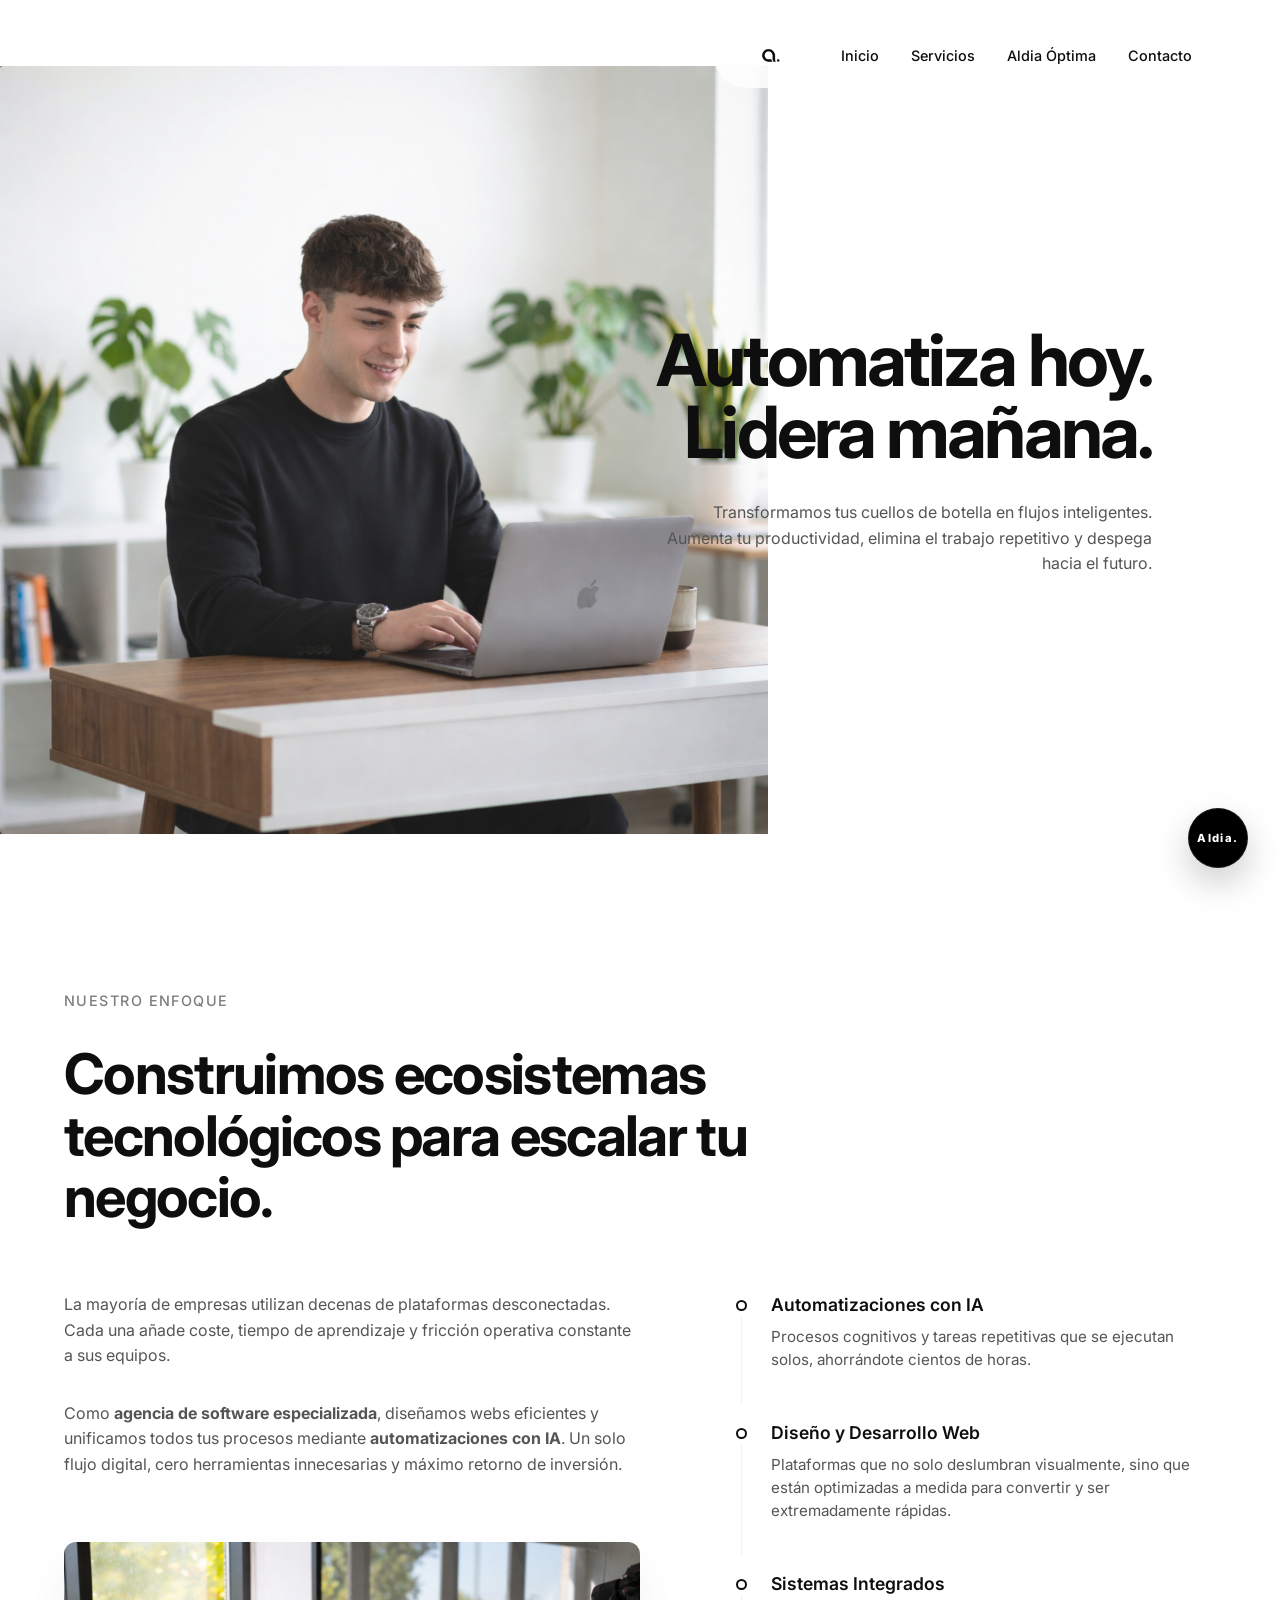
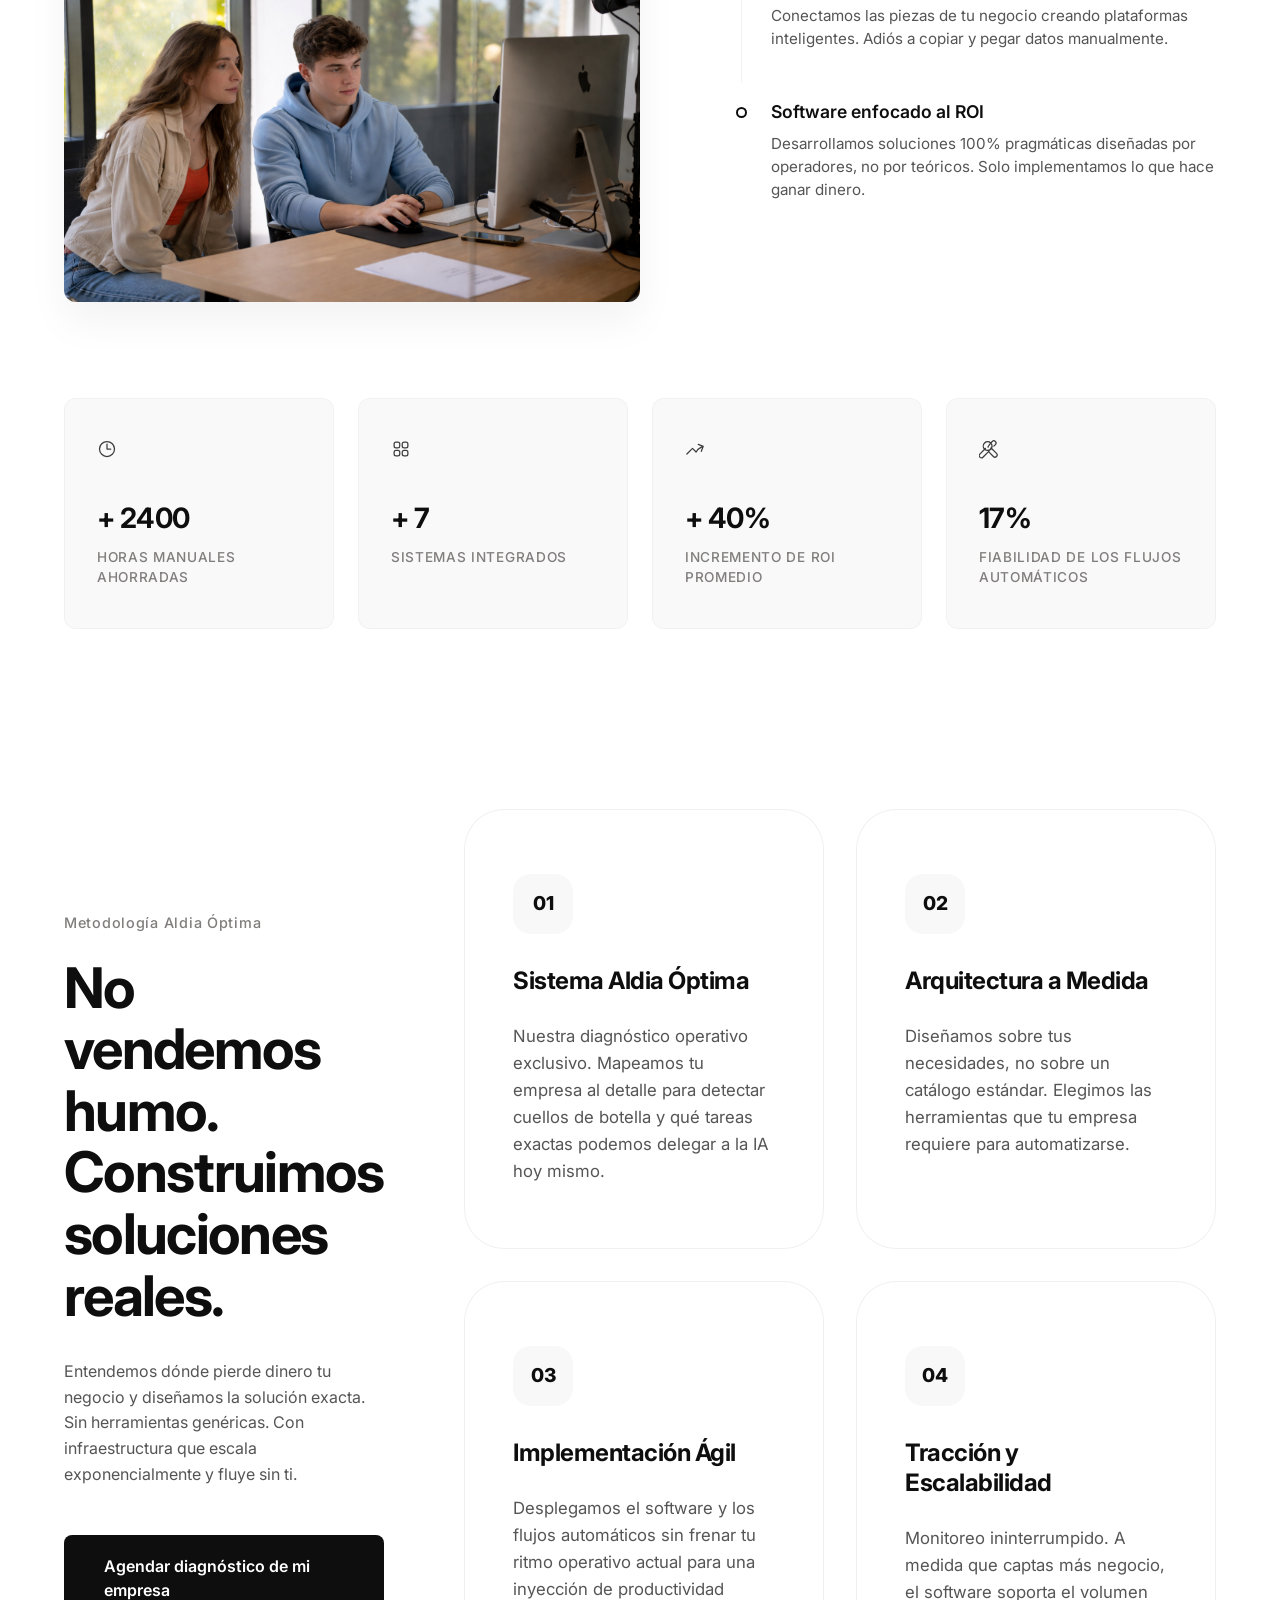
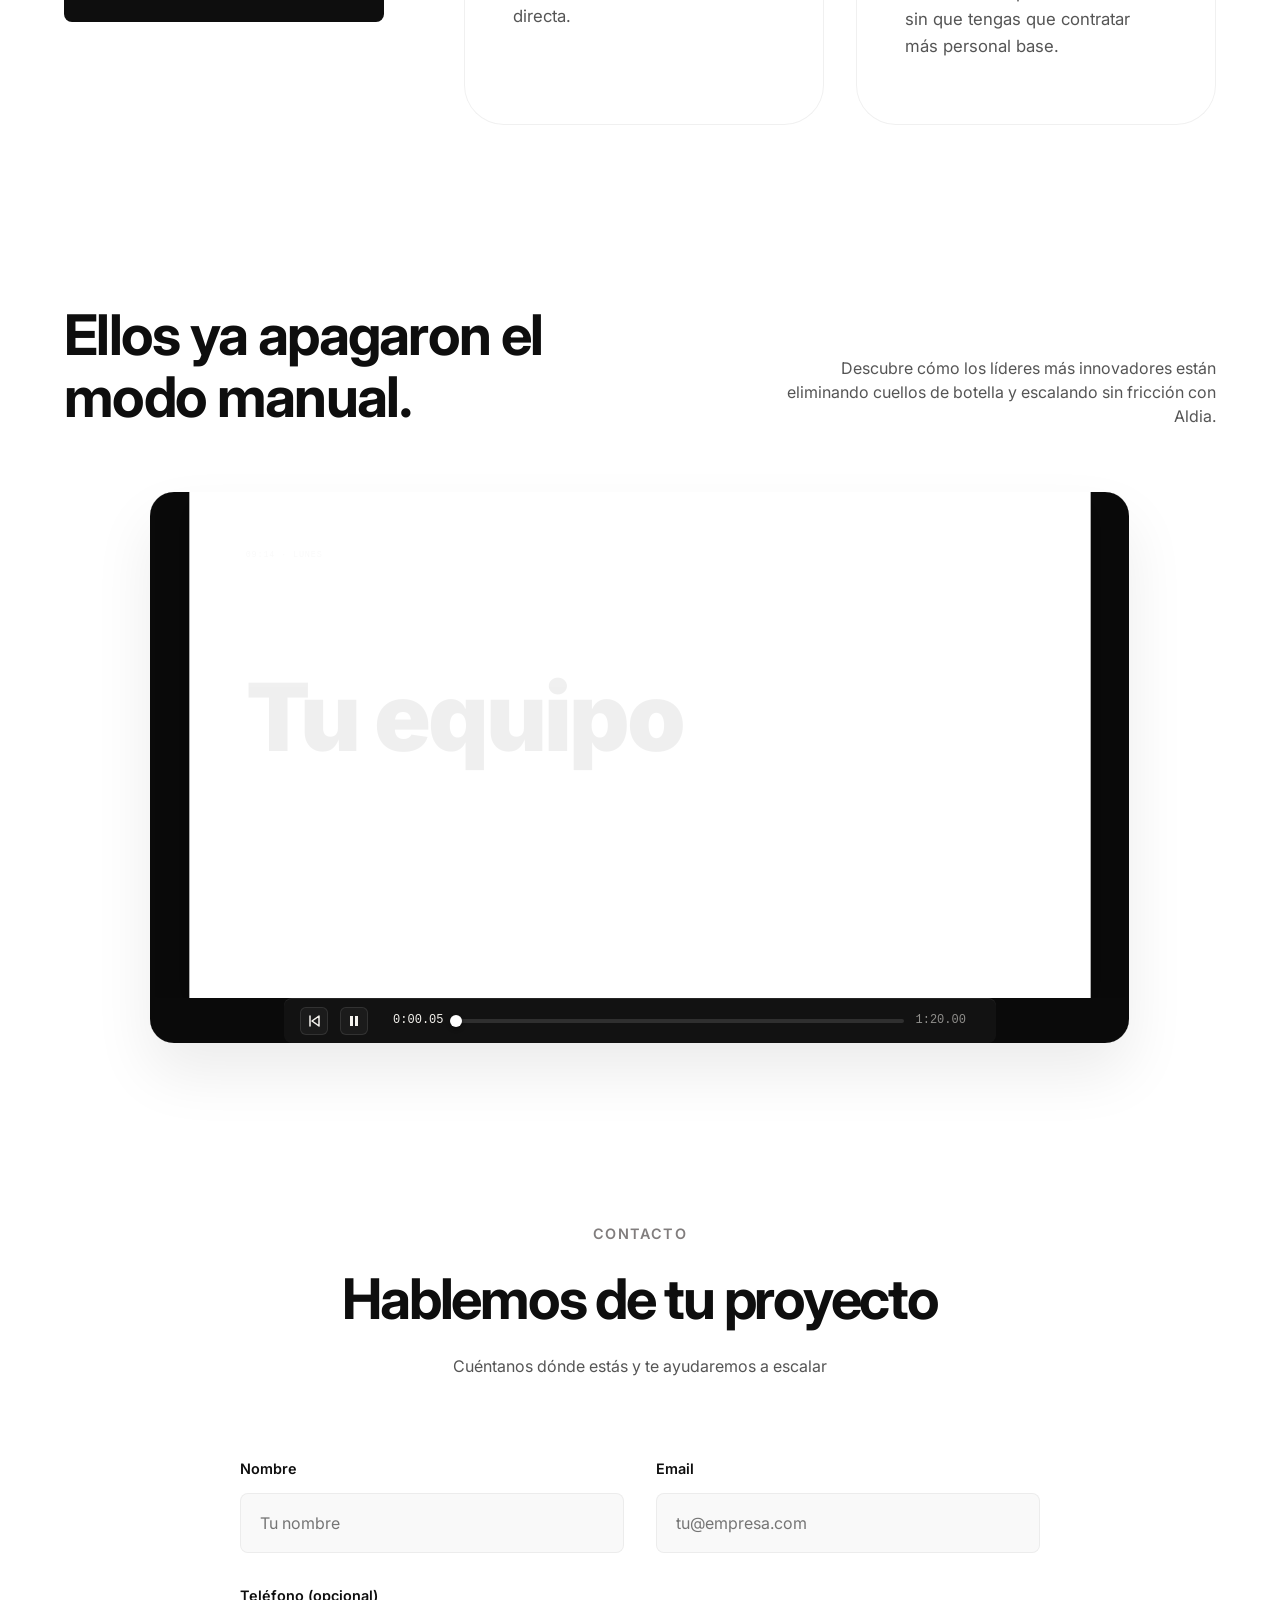
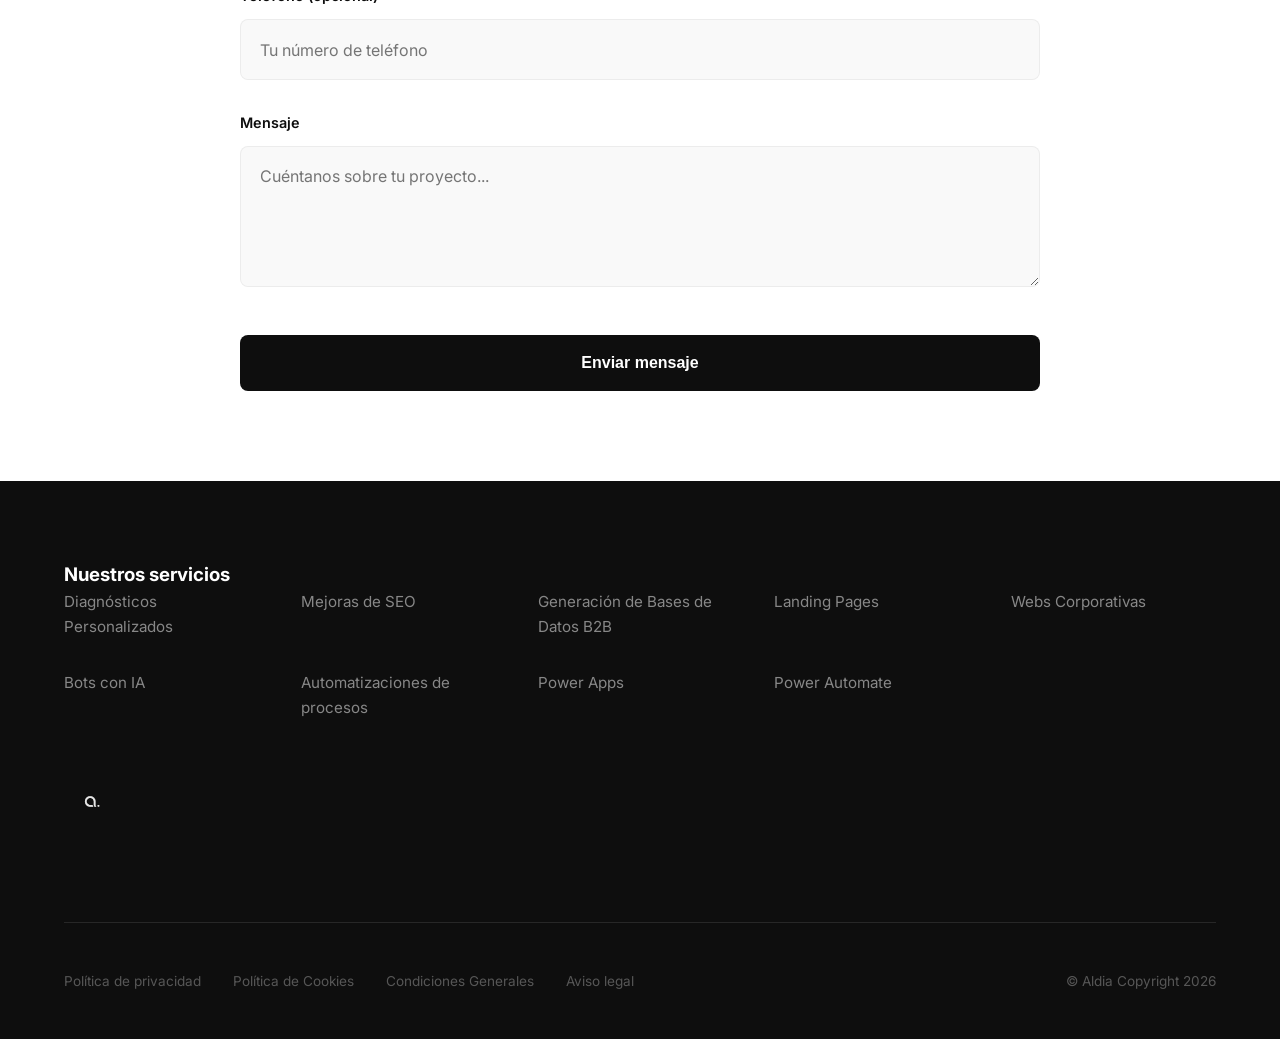
<file: Documents/Freelance/Aldia/index.html>
<!DOCTYPE html>
<html lang="es">

<head>
  <meta charset="UTF-8">
  <meta name="viewport" content="width=device-width, initial-scale=1.0">
  <title>Aldia - Agencia de Inteligencia Artificial</title>

  <!-- Apple and Mobile Optimization -->
  <meta name="theme-color" content="#F7F7F7">
  <meta name="apple-mobile-web-app-capable" content="yes">
  <meta name="apple-mobile-web-app-status-bar-style" content="default">

  <!-- Fuente moderna (Inter) -->
  <link rel="preconnect" href="https://fonts.googleapis.com">
  <link rel="preconnect" href="https://fonts.gstatic.com" crossorigin>
  <link href="https://fonts.googleapis.com/css2?family=Inter:wght@400;500;600;700;800&display=swap" rel="stylesheet">

  <!-- Estilos -->
  <link rel="stylesheet" href="./styles/style.css">
  <link rel="stylesheet" href="./styles/preload.css">

  <!-- Preload Hero Image for faster LCP -->
  <link rel="preload" href="./assets/imagensudaderamillan.png" as="image" fetchpriority="high">
</head>

<body>

  <!-- Global Preloader -->
  <div class="aldia-preloader" id="aldiaPreloader">
    <div class="preload-brand">
      <span class="preload-text">aldia</span>
      <div class="preload-dot"></div>
    </div>
  </div>

  <!-- ========== NAVBAR ========== -->
  <header class="navbar">
    <nav class="nav-container">
      <!-- Píldora de navegación (incluye el logo al principio) -->
      <ul class="nav-links">
        <li>
          <a href="index.html" class="nav-logo-link">
            <img src="./assets/logo.png" alt="Aldia Logo" class="nav-logo">
          </a>
        </li>
        <li><a href="index.html">Inicio</a></li>
        <li class="has-dropdown">
          <a href="servicios.html">Servicios </a>
          <div class="dropdown-menu">
            <span class="dropdown-title">Nuestros Servicios</span>
            <ul class="dropdown-list">
              <li><a href="servicios.html#diagnostico" class="dropdown-item">Diagnóstico Personalizado </a></li>
              <li><a href="servicios.html#automatizacion" class="dropdown-item">Automatización de Procesos </a></li>
              <li><a href="servicios.html#bots" class="dropdown-item">Bots con IA </a></li>
              <li><a href="servicios.html#corporativa" class="dropdown-item">Web Corporativa </a></li>
              <li><a href="servicios.html#powerapps" class="dropdown-item">Microsoft Power Platform </a></li>
            </ul>
          </div>
        </li>
        <li><a href="aldiaooptima.html">Aldia Óptima</a></li>
        <li><a href="#contact-section">Contacto</a></li>
      </ul>
    </nav>
  </header>

  <!-- ========== MOBILE NAV ========== -->
  <button class="mobile-toggle" id="menuToggle">
    <svg viewBox="0 0 24 24" fill="none" stroke="currentColor" stroke-width="2" stroke-linecap="round"
      stroke-linejoin="round">
      <line x1="3" y1="12" x2="21" y2="12"></line>
      <line x1="3" y1="6" x2="21" y2="6"></line>
      <line x1="3" y1="18" x2="21" y2="18"></line>
    </svg>
  </button>

  <div class="mobile-overlay" id="mobileOverlay">
    <div class="mobile-overlay-header">
      <img src="./assets/logo.png" alt="Aldia Logo" class="mobile-logo">
      <button class="close-mobile-menu" id="closeMenu">&times;</button>
    </div>
    <nav>
      <ul class="mobile-nav-links">
        <li><a href="index.html" class="active">Inicio</a></li>
        <li><a href="servicios.html">Servicios</a></li>
        <li><a href="aldiaooptima.html">Aldia Óptima</a></li>
        <li><a href="index.html#contact-section">Contacto</a></li>
      </ul>
    </nav>
  </div>

  <script>
    const menuToggle = document.getElementById('menuToggle');
    const mobileOverlay = document.getElementById('mobileOverlay');
    const closeMenu = document.getElementById('closeMenu');

    menuToggle.addEventListener('click', () => {
      mobileOverlay.classList.add('active');
      document.body.style.overflow = 'hidden';
    });

    closeMenu.addEventListener('click', () => {
      mobileOverlay.classList.remove('active');
      document.body.style.overflow = '';
    });

    document.querySelectorAll('.mobile-nav-links a').forEach(link => {
      link.addEventListener('click', () => {
        mobileOverlay.classList.remove('active');
        document.body.style.overflow = '';
      });
    });
  </script>

  <!-- ========== HERO SECTION ========== -->
  <section class="hero">
    <img src="./assets/imagensudaderamillan.png" alt="Aldia Automatización" class="hero-image" fetchpriority="high">
    <div class="hero-content">
      <h1>Automatiza hoy. Lidera mañana.</h1>
      <p>Transformamos tus cuellos de botella en flujos inteligentes. Aumenta tu productividad, elimina el trabajo
        repetitivo y despega hacia el futuro.</p>
    </div>
  </section>

  <!-- ========== ABOUT SECTION (Segunda vista) ========== -->
  <section class="about-section">
    <div class="about-container">
      <span class="about-tag reveal-up">Nuestro enfoque</span>
      <h2 class="about-title reveal-up">Construimos ecosistemas tecnológicos para <span class="highlight">escalar tu
          negocio</span>.</h2>

      <div class="about-grid">
        <div class="about-text reveal-up">
          <p>La mayoría de empresas utilizan decenas de plataformas desconectadas. Cada una añade coste, tiempo de
            aprendizaje y fricción operativa constante a sus equipos.</p>
          <p>Como <strong>agencia de software especializada</strong>, diseñamos webs eficientes y unificamos todos tus
            procesos mediante <strong>automatizaciones con IA</strong>. Un solo flujo digital, cero herramientas
            innecesarias y máximo retorno de inversión.</p>
          <img src="./assets/fotorandoms.png" alt="Aldia Team" class="about-image">
        </div>

        <div class="about-features">
          <div class="feature-item reveal-up delay-1">
            <span class="feature-dot"></span>
            <div>
              <h3>Automatizaciones con IA</h3>
              <p>Procesos cognitivos y tareas repetitivas que se ejecutan solos, ahorrándote cientos de horas.</p>
            </div>
          </div>
          <div class="feature-item reveal-up delay-2">
            <span class="feature-dot"></span>
            <div>
              <h3>Diseño y Desarrollo Web</h3>
              <p>Plataformas que no solo deslumbran visualmente, sino que están optimizadas a medida para convertir y
                ser extremadamente rápidas.</p>
            </div>
          </div>
          <div class="feature-item reveal-up delay-3">
            <span class="feature-dot"></span>
            <div>
              <h3>Sistemas Integrados</h3>
              <p>Conectamos las piezas de tu negocio creando plataformas inteligentes. Adiós a copiar y pegar datos
                manualmente.</p>
            </div>
          </div>
          <div class="feature-item reveal-up delay-4">
            <span class="feature-dot"></span>
            <div>
              <h3>Software enfocado al ROI</h3>
              <p>Desarrollamos soluciones 100% pragmáticas diseñadas por operadores, no por teóricos. Solo implementamos
                lo que hace ganar dinero.</p>
            </div>
          </div>
        </div>
      </div>
    </div>
  </section>

  <!-- ========== METRICS SECTION ========== -->
  <section class="metrics-section">
    <div class="metrics-container">

      <div class="metric-card reveal-up delay-1">
        <svg fill="none" stroke="currentColor" stroke-width="1.5" viewBox="0 0 24 24" width="24" height="24">
          <path stroke-linecap="round" stroke-linejoin="round" d="M12 6v6h4.5m4.5 0a9 9 0 11-18 0 9 9 0 0118 0z"></path>
        </svg>
        <h3>+ <span class="counter-up" data-target="15000">0</span></h3>
        <p>Horas manuales ahorradas</p>
      </div>

      <div class="metric-card reveal-up delay-2">
        <svg fill="none" stroke="currentColor" stroke-width="1.5" viewBox="0 0 24 24" width="24" height="24">
          <path stroke-linecap="round" stroke-linejoin="round"
            d="M3.75 6A2.25 2.25 0 016 3.75h2.25A2.25 2.25 0 0110.5 6v2.25a2.25 2.25 0 01-2.25 2.25H6a2.25 2.25 0 01-2.25-2.25V6zM3.75 15.75A2.25 2.25 0 016 13.5h2.25a2.25 2.25 0 012.25 2.25V18a2.25 2.25 0 01-2.25 2.25H6A2.25 2.25 0 013.75 18v-2.25zM13.5 6a2.25 2.25 0 012.25-2.25H18A2.25 2.25 0 0120.25 6v2.25A2.25 2.25 0 0118 10.5h-2.25a2.25 2.25 0 01-2.25-2.25V6zM13.5 15.75a2.25 2.25 0 012.25-2.25H18a2.25 2.25 0 012.25 2.25V18A2.25 2.25 0 0118 20.25h-2.25A2.25 2.25 0 0113.5 18v-2.25z">
          </path>
        </svg>
        <h3>+ <span class="counter-up" data-target="40">0</span></h3>
        <p>Sistemas integrados</p>
      </div>

      <div class="metric-card reveal-up delay-3">
        <svg fill="none" stroke="currentColor" stroke-width="1.5" viewBox="0 0 24 24" width="24" height="24">
          <path stroke-linecap="round" stroke-linejoin="round"
            d="M2.25 18L9 11.25l4.306 4.307a11.95 11.95 0 015.814-5.519l2.74-1.22m0 0l-5.94-2.28m5.94 2.28l-2.28 5.941">
          </path>
        </svg>
        <h3>+ <span class="counter-up" data-target="250">0</span>%</h3>
        <p>Incremento de ROI promedio</p>
      </div>

      <div class="metric-card reveal-up delay-4">
        <svg fill="none" stroke="currentColor" stroke-width="1.5" viewBox="0 0 24 24" width="24" height="24">
          <path stroke-linecap="round" stroke-linejoin="round"
            d="M11.42 15.17L17.25 21A2.652 2.652 0 0021 17.25l-5.877-5.877M11.42 15.17l2.492-3.396c.339-.462.612-1.059.813-1.688m-3.305 5.084l-6.658 6.658a2.652 2.652 0 01-3.75-3.75l6.658-6.658m10.155-2.886l1.832-1.832a2.652 2.652 0 00-3.75-3.75l-1.832 1.832m0 0l-2.492 3.396c-.339.462-.612 1.059-.813 1.688m3.305-5.084a5.25 5.25 0 11-7.424 7.424 5.25 5.25 0 017.424-7.424z">
          </path>
        </svg>
        <h3><span class="counter-up" data-target="100">0</span>%</h3>
        <p>Fiabilidad de los flujos automáticos</p>
      </div>

    </div>
  </section>

  <!-- ========== PROCESS SECTION ========== -->
  <section class="process-section" id="process-section">
    <div class="process-container">

      <!-- Lado Izquierdo (Textos y CTA) -->
      <div class="process-text reveal-up">
        <span class="process-tag">Metodología Aldia Óptima</span>
        <h2 class="process-title">No vendemos humo. Construimos soluciones reales.</h2>
        <p>Entendemos dónde pierde dinero tu negocio y diseñamos la solución exacta. Sin herramientas genéricas. Con
          infraestructura que escala exponencialmente y fluye sin ti.</p>
        <a href="aldiaooptima.html#calendly" class="btn-primary">Agendar diagnóstico de mi empresa</a>
      </div>

      <!-- Lado Derecho (Grid 2x2 de los Pasos) -->
      <div class="process-grid">
        <div class="process-card reveal-up delay-1">
          <div class="process-icon-container">
            <span class="process-num">01</span>
          </div>
          <h3>Sistema Aldia Óptima</h3>
          <p>Nuestra diagnóstico operativo exclusivo. Mapeamos tu empresa al detalle para detectar cuellos de botella y
            qué tareas exactas podemos delegar a la IA hoy mismo.</p>
        </div>
        <div class="process-card reveal-up delay-2">
          <div class="process-icon-container">
            <span class="process-num">02</span>
          </div>
          <h3>Arquitectura a Medida</h3>
          <p>Diseñamos sobre tus necesidades, no sobre un catálogo estándar. Elegimos las herramientas que tu empresa
            requiere para automatizarse.</p>
        </div>
        <div class="process-card reveal-up delay-3">
          <div class="process-icon-container">
            <span class="process-num">03</span>
          </div>
          <h3>Implementación Ágil</h3>
          <p>Desplegamos el software y los flujos automáticos sin frenar tu ritmo operativo actual para una inyección de
            productividad directa.</p>
        </div>
        <div class="process-card reveal-up delay-4">
          <div class="process-icon-container">
            <span class="process-num">04</span>
          </div>
          <h3>Tracción y Escalabilidad</h3>
          <p>Monitoreo ininterrumpido. A medida que captas más negocio, el software soporta el volumen sin que tengas
            que contratar más personal base.</p>
        </div>
      </div>

    </div>
  </section>

  <!-- ========== VIDEO / TESTIMONIES SECTION ========== -->
  <section class="video-section">
    <div class="video-container">
      <div class="video-header reveal-up">
        <h2 class="video-title">Ellos ya apagaron el modo manual.</h2>
        <p class="video-subtitle">Descubre cómo los líderes más innovadores están eliminando cuellos de botella y
          escalando sin fricción con Aldia.</p>
      </div>

      <div class="video-placeholder-card reveal-up delay-1"
        style="padding: 0; width: 85%; max-width: 1000px; margin: 0 auto; box-shadow: 0 30px 60px rgba(0,0,0,0.08); background-color: #111; aspect-ratio: 16 / 9; overflow: hidden; position: relative;">
        <iframe data-src="./assets/v1aldia.html" class="lazy-iframe" style="width: 100%; height: 100%; border: none;"></iframe>
      </div>
    </div>
  </section>

  <!-- ========== CONTACT SECTION ========== -->
  <section class="contact-section" id="contact-section">
    <div class="contact-container reveal-up">
      <div class="contact-header">
        <span class="contact-tag">CONTACTO</span>
        <h2 class="contact-title">Hablemos de tu proyecto</h2>
        <p class="contact-subtitle">Cuéntanos dónde estás y te ayudaremos a escalar</p>
      </div>

      <form class="contact-form">
        <div class="form-row">
          <div class="form-group">
            <label for="nombre">Nombre</label>
            <input type="text" id="nombre" placeholder="Tu nombre" required minlength="2">
          </div>
          <div class="form-group">
            <label for="email">Email</label>
            <input type="email" id="email" placeholder="tu@empresa.com" required>
          </div>
        </div>
        <div class="form-group">
          <label for="telefono">Teléfono (opcional)</label>
          <input type="tel" id="telefono" placeholder="Tu número de teléfono" pattern="[0-9+ ]{9,16}"
            title="Por favor, introduce un número de teléfono válido (9-16 caracteres, números, espacios o +)">
        </div>
        <div class="form-group">
          <label for="mensaje">Mensaje</label>
          <textarea id="mensaje" rows="5" placeholder="Cuéntanos sobre tu proyecto..." required
            minlength="10"></textarea>
        </div>
        <button type="submit" class="btn-submit">
          Enviar mensaje
        </button>
      </form>
    </div>
  </section>

  <script>
    // Intersection Observer para las animaciones de scroll y contadores
    document.addEventListener("DOMContentLoaded", function () {
      const observer = new IntersectionObserver((entries) => {
        entries.forEach(entry => {
          if (entry.isIntersecting) {
            entry.target.classList.add('active');

            // Animación de contador numérico
            const counters = entry.target.querySelectorAll('.counter-up');
            counters.forEach(counter => {
              const target = +counter.getAttribute('data-target');
              const duration = 2000;
              const increment = target / (duration / 16);
              let current = 0;

              const updateCounter = () => {
                current += increment;
                if (current < target) {
                  counter.innerText = Math.ceil(current).toLocaleString('es-ES');
                  requestAnimationFrame(updateCounter);
                } else {
                  counter.innerText = target.toLocaleString('es-ES');
                }
              };
              setTimeout(updateCounter, 300);
            });

            observer.unobserve(entry.target);
          }
        });
      }, { rootMargin: "0px", threshold: 0.15 });

      document.querySelectorAll('.reveal-up').forEach(el => observer.observe(el));

      // Efecto Tilt Suave para Process Cards
      const processCards = document.querySelectorAll('.process-card');
      processCards.forEach(card => {
        card.addEventListener('mousemove', (e) => {
          const rect = card.getBoundingClientRect();
          const x = e.clientX - rect.left;
          const y = e.clientY - rect.top;
          
          const centerX = rect.width / 2;
          const centerY = rect.height / 2;
          
          const rotateX = (y - centerY) / 8;
          const rotateY = (centerX - x) / 8;
          
          card.style.transition = 'none';
          card.style.transform = `perspective(1000px) translateY(-20px) rotateX(${rotateX}deg) rotateY(${rotateY}deg)`;
        });
        
        card.addEventListener('mouseleave', () => {
          card.style.transition = 'transform 0.6s cubic-bezier(0.23, 1, 0.32, 1)';
          card.style.transform = `perspective(1000px) translateY(0) rotateX(0) rotateY(0)`;
        });
      });
    });
  </script>
  <footer class="main-footer">
    <div class="footer-container">
      <div class="footer-top">
        <div class="footer-column">
          <h3>Nuestros servicios</h3>
          <ul>
            <li><a href="#">Diagnósticos Personalizados</a></li>
            <li><a href="#">Mejoras de SEO</a></li>
            <li><a href="#">Generación de Bases de Datos B2B</a></li>
            <li><a href="#">Landing Pages</a></li>
            <li><a href="#">Webs Corporativas</a></li>
            <li><a href="#">Bots con IA</a></li>
            <li><a href="#">Automatizaciones de procesos</a></li>
            <li><a href="#">Power Apps</a></li>
            <li><a href="#">Power Automate</a></li>
          </ul>
        </div>
      </div>

      <div class="footer-middle">
        <div class="footer-logo">
          <img src="./assets/logo.png" alt="Aldia Logo">
        </div>
        <div class="footer-social">
          <a href="#" aria-label="YouTube">
            <svg viewBox="0 0 24 24">
              <path
                d="M23.498 6.186a3.016 3.016 0 0 0-2.122-2.136C19.505 3.545 12 3.545 12 3.545s-7.505 0-9.377.505A3.017 3.017 0 0 0 .502 6.186C0 8.07 0 12 0 12s0 3.93.502 5.814a3.016 3.016 0 0 0 2.122 2.136c1.871.505 9.376.505 9.376.505s7.505 0 9.377-.505a3.015 3.015 0 0 0 2.122-2.136C24 15.93 24 12 24 12s0-3.93-.502-5.814zM9.545 15.568V8.432L15.818 12l-6.273 3.568z" />
            </svg>
          </a>
          <a href="#" aria-label="LinkedIn">
            <svg viewBox="0 0 24 24">
              <path
                d="M19 0h-14c-2.761 0-5 2.239-5 5v14c0 2.761 2.239 5 5 5h14c2.762 0 5-2.239 5-5v-14c0-2.761-2.238-5-5-5zm-11 19h-3v-11h3v11zm-1.5-12.268c-.966 0-1.75-.79-1.75-1.764s.784-1.764 1.75-1.764 1.75.79 1.75 1.764-.783 1.764-1.75 1.764zm13.5 12.268h-3v-5.604c0-3.368-4-3.113-4 0v5.604h-3v-11h3v1.765c1.396-2.586 7-2.777 7 2.476v6.759z" />
            </svg>
          </a>
        </div>
      </div>

      <div class="footer-bottom">
        <div class="footer-legal">
          <a href="#">Política de privacidad</a>
          <a href="#">Política de Cookies</a>
          <a href="#">Condiciones Generales</a>
          <a href="#">Aviso legal</a>
        </div>
        <div class="footer-copyright">
          © Aldia Copyright 2026
        </div>
      </div>
    </div>
  </footer>
  <!-- Aldia Global Components -->
  <link rel="stylesheet" href="./styles/chat.css">
  <script src="./scripts/chat.js"></script>
  <script src="./scripts/preload.js"></script>
</body>

</html>
</file>
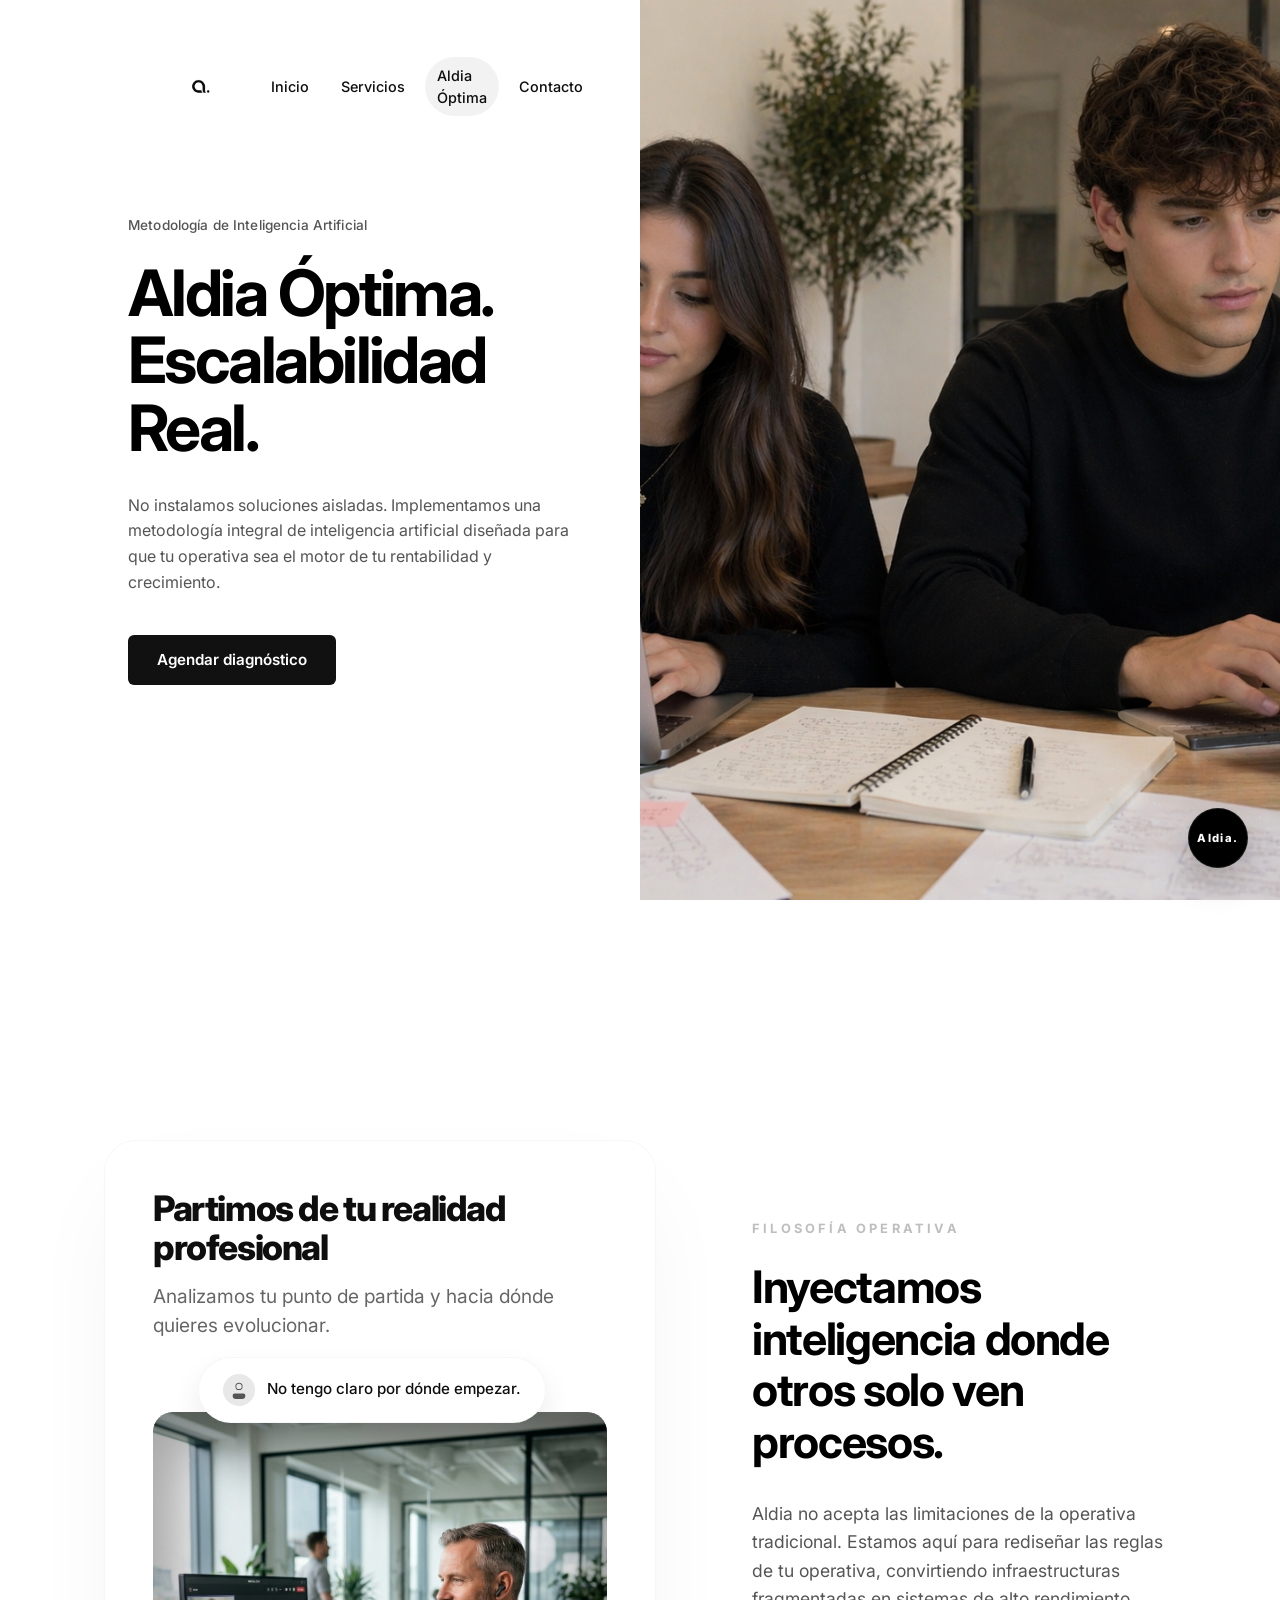
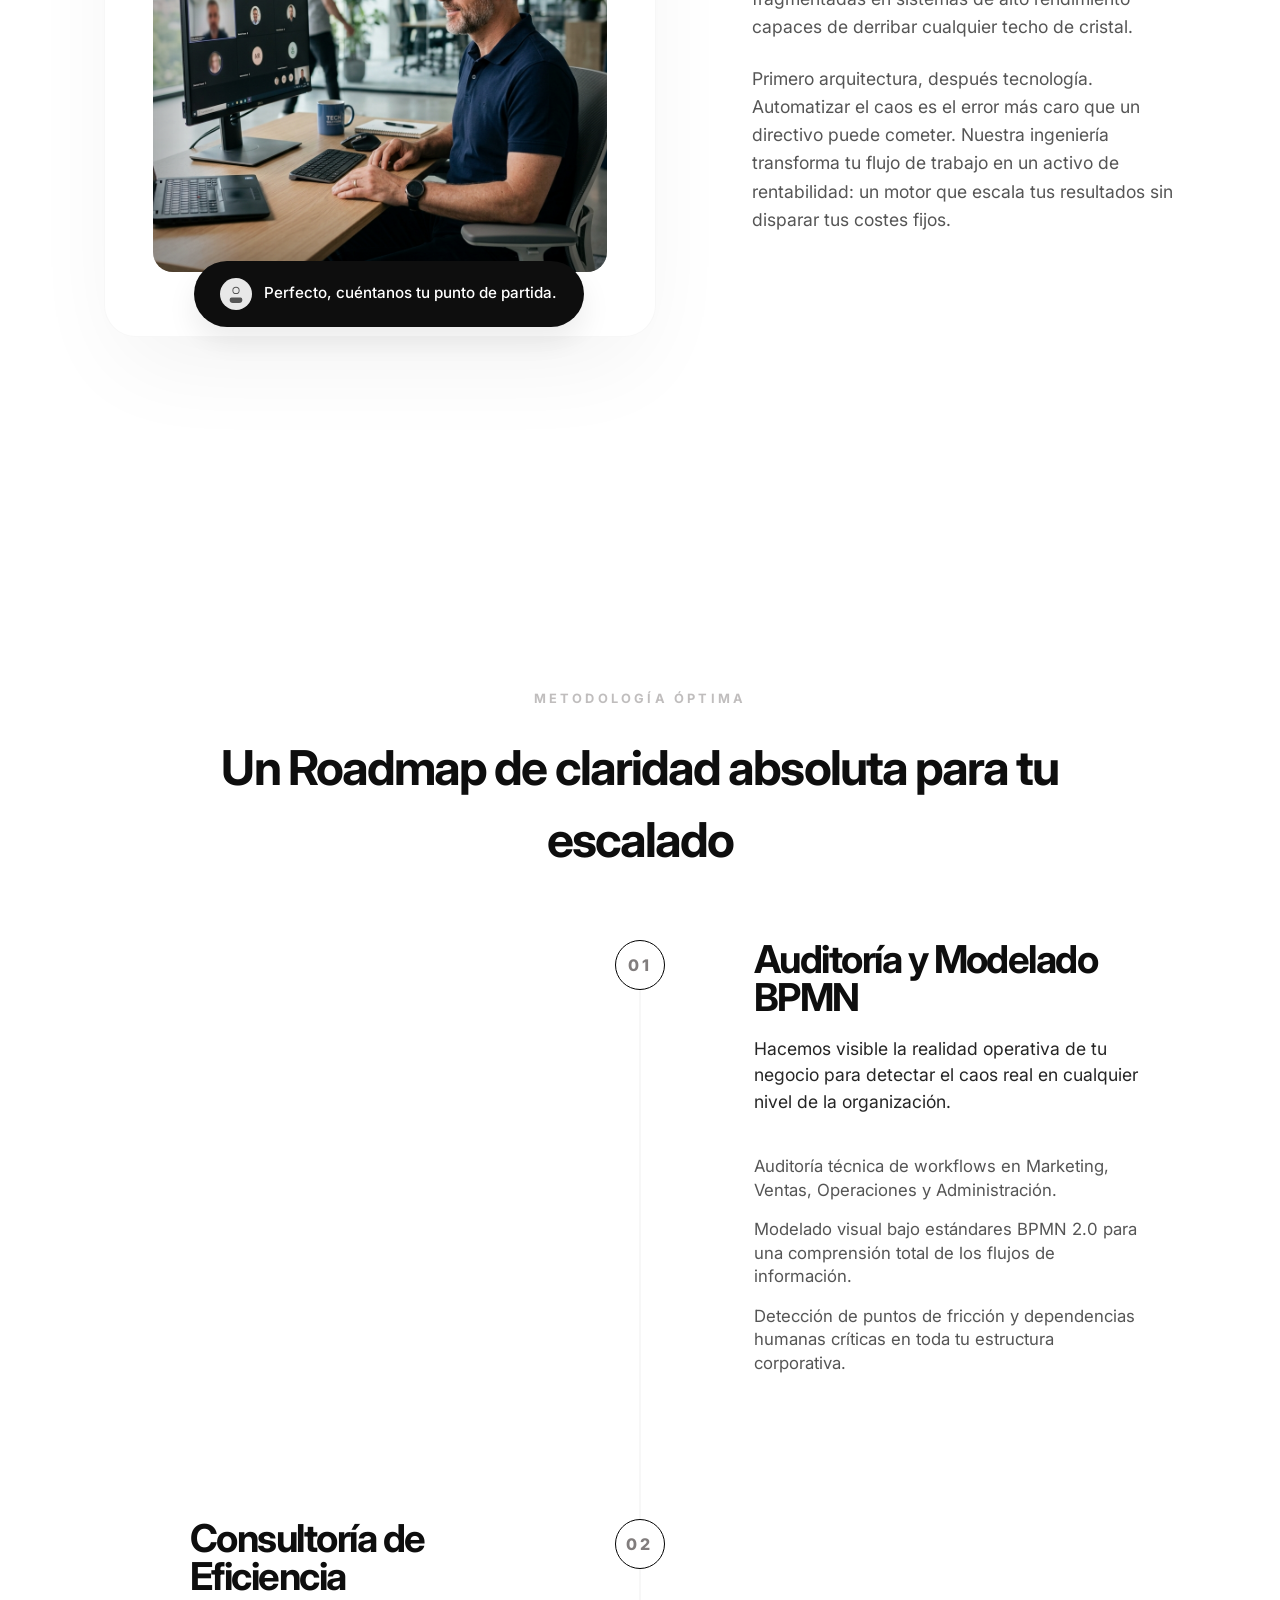
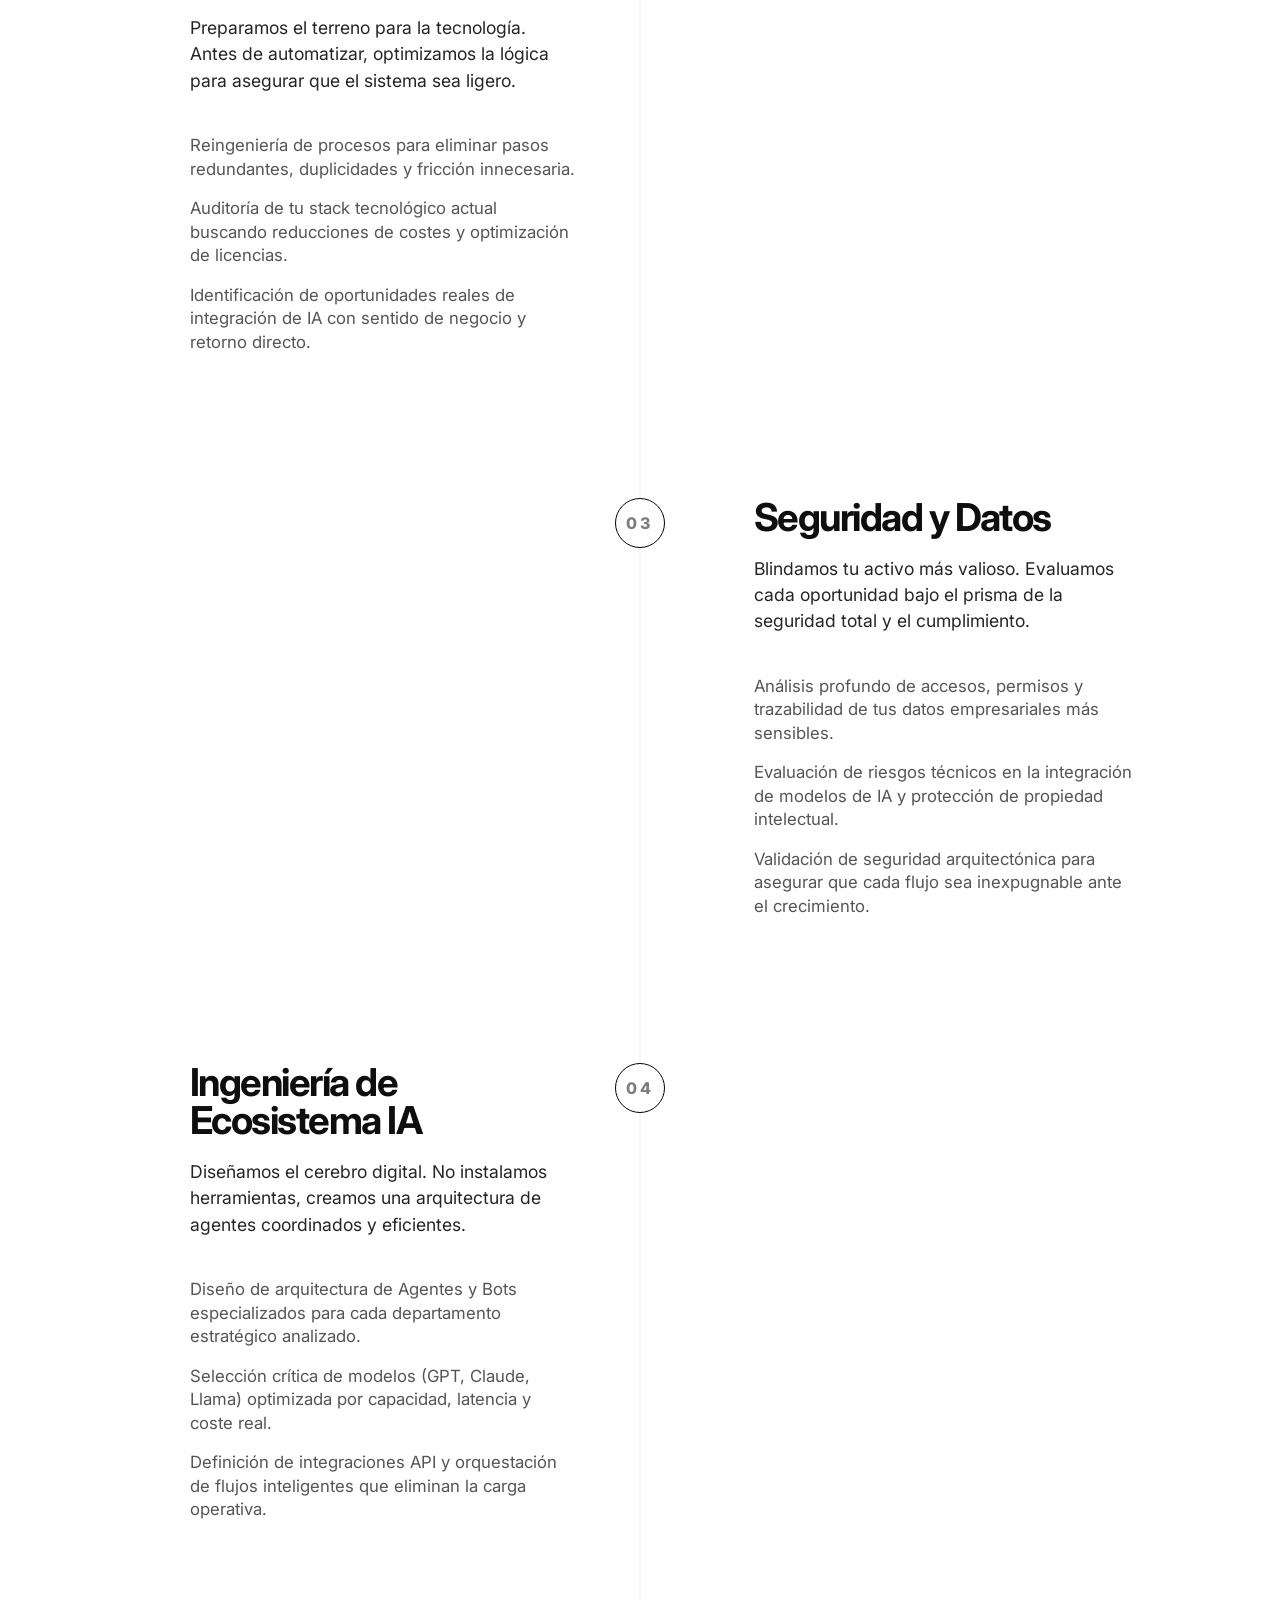
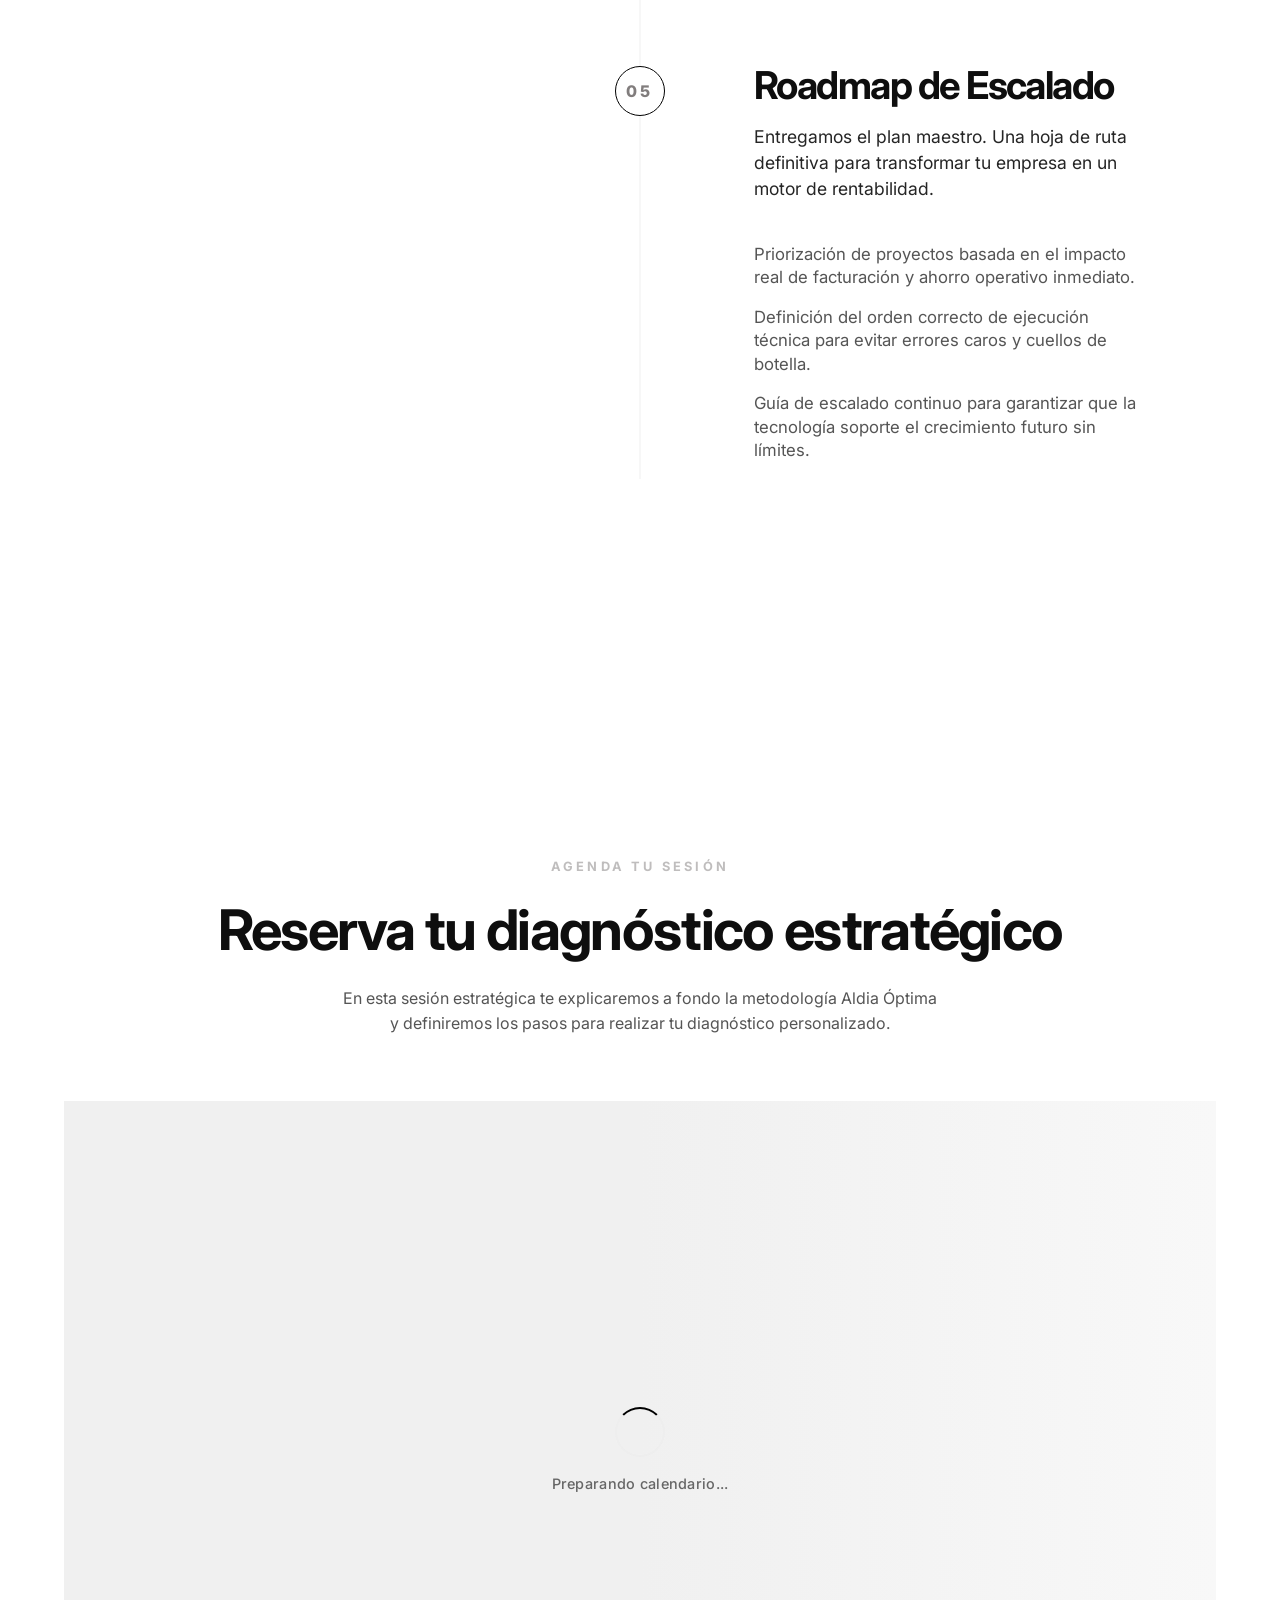
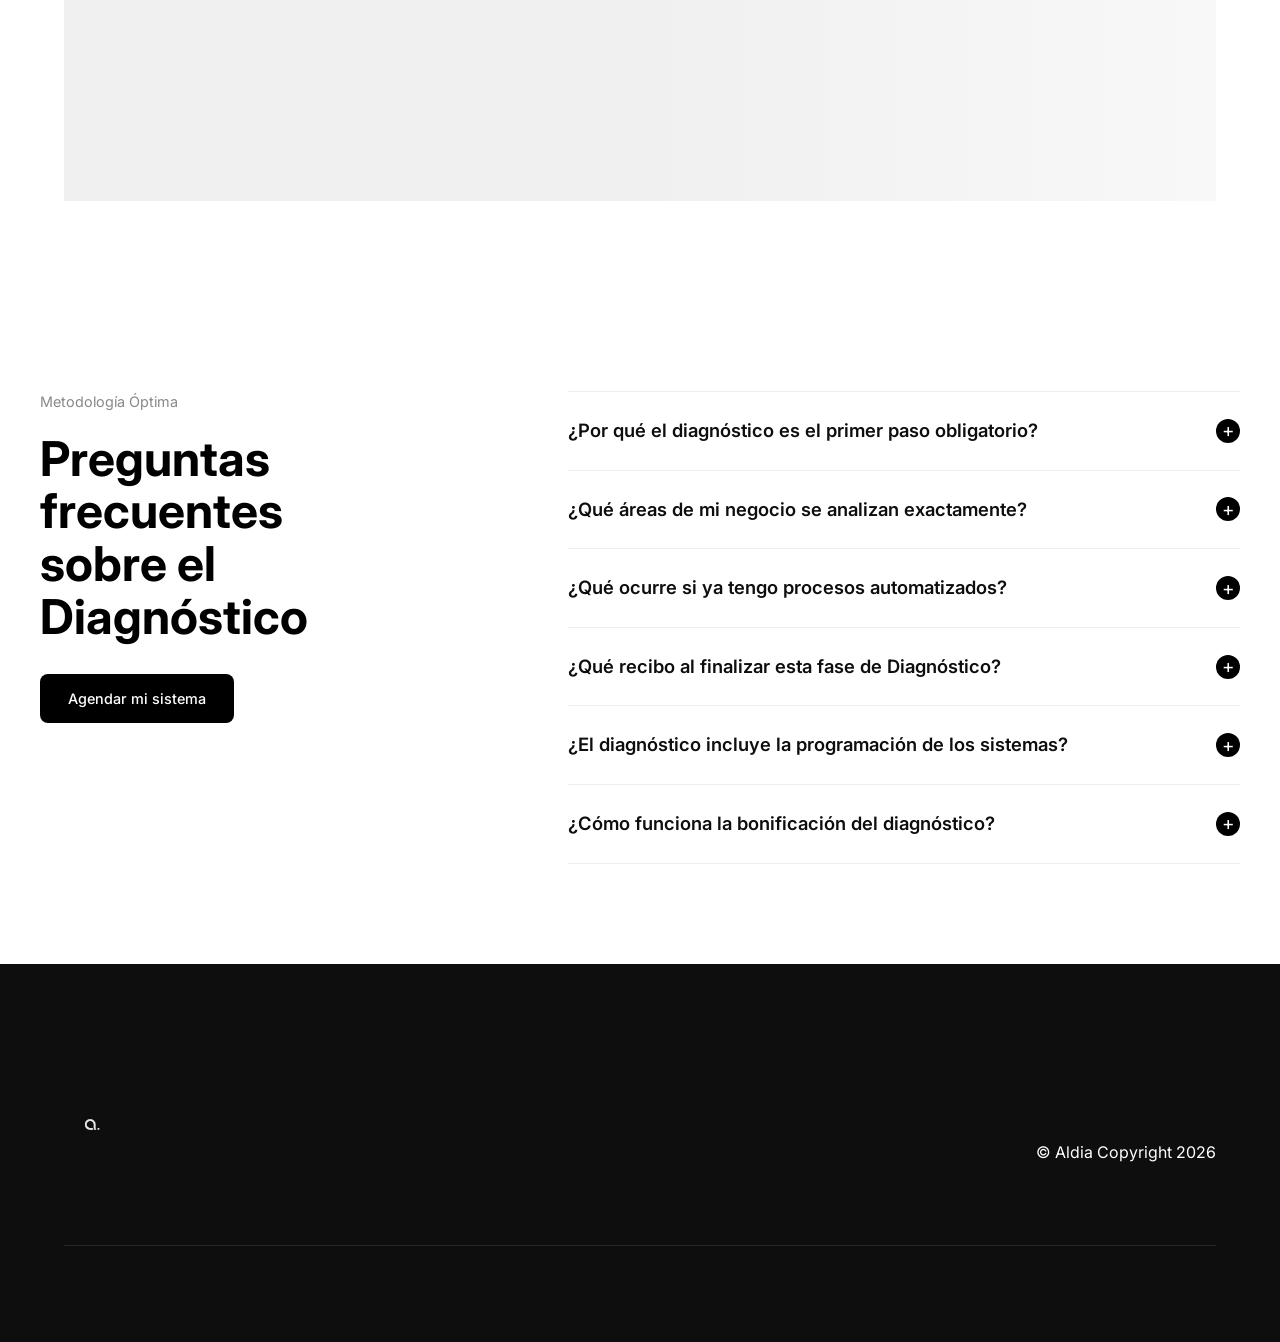
<file: Documents/Freelance/Aldia/aldiaooptima.html>
<!DOCTYPE html>
<html lang="es">

<head>
  <meta charset="UTF-8">
  <meta name="viewport" content="width=device-width, initial-scale=1.0">
  <title>Aldia Óptima - Metodología de Inteligencia Artificial</title>

  <!-- Fuente moderna (Inter) -->
  <link rel="preconnect" href="https://fonts.googleapis.com">
  <link rel="preconnect" href="https://fonts.gstatic.com" crossorigin>
  <link href="https://fonts.googleapis.com/css2?family=Inter:wght@400;500;600;700;800&display=swap" rel="stylesheet">

  <!-- Preconnect Calendly para carga ultra rápida -->
  <link rel="preconnect" href="https://calendly.com">
  <link rel="preconnect" href="https://assets.calendly.com" crossorigin>
  <link rel="dns-prefetch" href="https://calendly.com">
  <link rel="dns-prefetch" href="https://assets.calendly.com">
  
  <link rel="preload" href="./assets/chicossudadera.png" as="image" fetchpriority="high">
  
  <!-- Estilos -->
  <link rel="stylesheet" href="./styles/style.css">
  <link rel="stylesheet" href="./styles/preload.css">
  <style>
    /* Navbar solo en la zona blanca (izquierda) */
    .navbar {
      width: 50%;
      justify-content: flex-start;
      display: flex;
    }

    .nav-container {
      justify-content: flex-start;
      margin-left: 80px;
      margin-top: 30px;
      max-width: none;
    }

    /* Estilos Booking (Calendly) */
    .booking-section {
      padding: var(--section-padding) 5%;
      background-color: var(--bg-white);
    }

    .booking-container {
      max-width: var(--container-max);
      margin: 0 auto;
    }

    .booking-header {
      margin-bottom: 4rem;
      text-align: center;
    }

    .booking-header h2 {
      font-size: var(--font-h2);
      line-height: 1.1;
      margin-bottom: 1.5rem;
      letter-spacing: -0.03em;
    }

    .booking-header p {
      font-size: var(--font-body);
      color: var(--text-muted);
      max-width: 600px;
      margin: 0 auto;
      line-height: 1.6;
    }

    @media (max-width: 768px) {
      .booking-section {
        padding: 4rem 5%;
      }

      .calendly-inline-widget {
        height: 600px !important;
      }
    }

    /* Estilos para la Card de Realidad Profesional */
    .optima-real-card {
      background: white;
      border-radius: 32px;
      padding: 3rem;
      box-shadow: 0 40px 100px -20px rgba(0, 0, 0, 0.06);
      display: flex;
      flex-direction: column;
      gap: 2.5rem;
      width: 100%;
      border: 1px solid rgba(0, 0, 0, 0.03);
    }

    .optima-card-header h3 {
      font-size: 2.2rem;
      font-weight: 800;
      line-height: 1.1;
      margin-bottom: 1rem;
      letter-spacing: -0.04em;
    }

    .optima-card-header p {
      font-size: 1.2rem;
      color: #666;
      line-height: 1.5;
    }

    .optima-card-video {
      position: relative;
      border-radius: 20px;
      aspect-ratio: 16/10;
      background: #f0f0f0;
      margin-bottom: 1rem;
    }

    .optima-card-video::after {
      content: '';
      position: absolute;
      inset: 0;
      border-radius: 20px;
      box-shadow: inset 0 0 60px 30px rgba(0, 0, 0, 0.35);
      pointer-events: none;
      z-index: 3;
    }

    .optima-card-video img {
      width: 100%;
      height: 100%;
      object-fit: cover;
      border-radius: 20px;
    }

    .chat-bubble {
      position: absolute;
      background: white;
      padding: 1rem 1.5rem;
      border-radius: 100px;
      font-size: 0.95rem;
      font-weight: 500;
      box-shadow: 0 15px 30px rgba(0, 0, 0, 0.08);
      display: flex;
      align-items: center;
      gap: 12px;
      z-index: 5;
      white-space: nowrap;
    }

    .chat-icon {
      width: 32px;
      height: 32px;
      border-radius: 50%;
      display: flex;
      align-items: center;
      justify-content: center;
      flex-shrink: 0;
    }

    .chat-icon-user {
      background: #e8e8e8;
    }

    .chat-icon-user svg {
      width: 18px;
      height: 18px;
      fill: #555;
    }

    .chat-icon-aldia {
      background: white;
      background-image: url('./assets/logo.png');
      background-size: 60%;
      background-repeat: no-repeat;
      background-position: center;
    }

    .chat-user {
      top: -12%;
      left: 10%;
    }

    .chat-aldia {
      bottom: -12%;
      right: 5%;
      background: #0e0e0e;
      color: white;
      padding: 1rem 1.6rem;
    }

    .video-overlay-icon {
      position: absolute;
      bottom: 20px;
      left: 20px;
      background: rgba(255, 255, 255, 0.15);
      backdrop-filter: blur(12px);
      -webkit-backdrop-filter: blur(12px);
      padding: 10px;
      border-radius: 12px;
      display: flex;
      border: 1px solid rgba(255, 255, 255, 0.2);
    }

    /* Ajustes móviles */
    @media (max-width: 768px) {

      /* Navbar: full width on mobile */
      .navbar {
        width: 100% !important;
      }

      .nav-container {
        margin-left: 20px !important;
        margin-top: 15px !important;
      }

      /* Hero intro: stack vertically */
      .optima-intro-full {
        margin-bottom: 4rem !important;
      }

      .optima-intro-content {
        padding: 40px 6% !important;
      }

      .optima-main-title {
        font-size: clamp(2rem, 7vw, 2.8rem) !important;
      }

      .optima-main-desc {
        font-size: 0.95rem !important;
        max-width: 100% !important;
      }

      /* Card de Realidad Profesional */
      .optima-real-card {
        padding: 2.5rem 8% !important;
        border-radius: 0 !important; /* Sin bordes redondeados en los lados para ser full-width */
        width: 100% !important;
        border-left: none;
        border-right: none;
        gap: 1.5rem;
      }

      .optima-card-header h3 {
        font-size: 1.5rem;
      }

      .optima-card-header p {
        font-size: 1rem;
      }

      .optima-logic {
        padding: 0 !important; /* Quitamos padding lateral para que la foto ocupe todo el ancho */
        gap: 3rem !important;
        margin-bottom: 5rem !important;
      }

      .optima-logic-text {
        padding: 0 8%; /* Mantenemos el padding solo para el texto de abajo */
      }

      .optima-card-video {
        aspect-ratio: 16/12;
        margin-top: 1rem !important;
      }

      .optima-card-video::after {
        box-shadow: inset 0 0 40px 20px rgba(0, 0, 0, 0.3);
      }

      .optima-step-num {
        width: 36px !important;
        height: 36px !important;
        font-size: 0.8rem !important;
      }

      /* Ocultar burbujas en móvil */
      .chat-bubble {
        display: none !important;
      }

      /* Roadmap Mobile Padding */
      .optima-timeline-section {
        padding: 4rem 10% !important;
      }

      .optima-step {
        margin-bottom: 4rem !important;
      }

      .mobile-hide {
        display: none !important;
      }

      /* Booking / Calendly */
      .booking-section {
        padding: 4rem 5%;
      }

      .booking-header {
        margin-bottom: 2rem;
      }

      .booking-header h2 {
        font-size: 1.8rem !important;
      }

      .booking-header p {
        font-size: 0.9rem;
      }

      .calendly-inline-widget {
        height: 600px !important;
      }

      /* FAQ */
      .faq-container {
        flex-direction: column !important;
        gap: 2rem !important;
      }

      .faq-left {
        text-align: left !important;
      }

      .faq-title {
        font-size: 1.6rem !important;
      }

      .faq-question h3 {
        font-size: 0.88rem !important;
      }

      .faq-answer {
        font-size: 0.85rem !important;
      }

      /* Footer */
      .main-footer {
        padding: 3rem 5% !important;
      }

      @media (max-width: 768px) {
        #aldia-chat-window {
          width: calc(100vw - 2rem);
          height: 60vh;
          right: 1rem;
          bottom: 5.5rem;
        }
        #aldia-chat-trigger {
          bottom: 1.5rem;
          right: 1.5rem;
        }
      }
    }
  </style>
</head>

<body>

  <!-- Global Preloader -->
  <div class="aldia-preloader" id="aldiaPreloader">
    <div class="preload-brand">
      <span class="preload-text">aldia</span><div class="preload-dot"></div>
    </div>
  </div>

  <!-- ========== NAVBAR ========== -->
  <header class="navbar">
    <nav class="nav-container">
      <ul class="nav-links">
        <li>
          <a href="index.html" class="nav-logo-link">
            <img src="./assets/logo.png" alt="Aldia Logo" class="nav-logo">
          </a>
        </li>
        <li><a href="index.html">Inicio</a></li>
        <li class="has-dropdown">
          <a href="servicios.html">Servicios</a>
          <div class="dropdown-menu">
            <span class="dropdown-title">Nuestros Servicios</span>
            <ul class="dropdown-list">
              <li><a href="servicios.html#diagnostico" class="dropdown-item">Diagnóstico Personalizado
                  <span>→</span></a></li>
              <li><a href="servicios.html#automatizacion" class="dropdown-item">Automatización de Procesos
                  <span>→</span></a></li>
              <li><a href="servicios.html#bots" class="dropdown-item">Bots con IA <span>→</span></a></li>
              <li><a href="servicios.html#corporativa" class="dropdown-item">Web Corporativa <span>→</span></a></li>
              <li><a href="servicios.html#powerapps" class="dropdown-item">Microsoft Power Platform <span>→</span></a>
              </li>
            </ul>
          </div>
        </li>
        <li><a href="aldiaooptima.html" class="active">Aldia Óptima</a></li>
        <li><a href="index.html#contact-section">Contacto</a></li>
      </ul>
    </nav>
  </header>

  <!-- ========== MOBILE NAV ========== -->
  <button class="mobile-toggle" id="menuToggle">
    <svg viewBox="0 0 24 24" fill="none" stroke="currentColor" stroke-width="2" stroke-linecap="round" stroke-linejoin="round">
      <line x1="3" y1="12" x2="21" y2="12"></line>
      <line x1="3" y1="6" x2="21" y2="6"></line>
      <line x1="3" y1="18" x2="21" y2="18"></line>
    </svg>
  </button>

  <div class="mobile-overlay" id="mobileOverlay">
    <div class="mobile-overlay-header">
      <img src="./assets/logo.png" alt="Aldia Logo" class="mobile-logo">
      <button class="close-mobile-menu" id="closeMenu">&times;</button>
    </div>
    <nav>
      <ul class="mobile-nav-links">
        <li><a href="index.html">Inicio</a></li>
        <li><a href="servicios.html">Servicios</a></li>
        <li><a href="aldiaooptima.html" class="active">Aldia Óptima</a></li>
        <li><a href="index.html#contact-section">Contacto</a></li>
      </ul>
    </nav>
  </div>

  <script>
    const menuToggle = document.getElementById('menuToggle');
    const mobileOverlay = document.getElementById('mobileOverlay');
    const closeMenu = document.getElementById('closeMenu');

    menuToggle.addEventListener('click', () => {
      mobileOverlay.classList.add('active');
      document.body.style.overflow = 'hidden';
    });

    closeMenu.addEventListener('click', () => {
      mobileOverlay.classList.remove('active');
      document.body.style.overflow = '';
    });

    document.querySelectorAll('.mobile-nav-links a').forEach(link => {
      link.addEventListener('click', () => {
        mobileOverlay.classList.remove('active');
        document.body.style.overflow = '';
      });
    });
  </script>

  <!-- ========== HERO ÓPTIMA ========== -->
  <section class="optima-section">
    <!-- 1. Intro Split (Copia exacta de Hero index, pero invertido 50/50) -->
    <div class="optima-intro-full">
      <div class="optima-intro-content reveal-up">
        <span class="optima-hero-tag">Metodología de Inteligencia Artificial</span>
        <h2 class="optima-main-title">Aldia Óptima.<br>Escalabilidad Real.</h2>
        <p class="optima-main-desc">No instalamos soluciones aisladas. Implementamos una metodología integral de
          inteligencia artificial diseñada para que tu operativa sea el motor de tu rentabilidad y crecimiento.</p>
        <a href="#calendly" class="optima-hero-btn">Agendar diagnóstico</a>
      </div>
      <div class="optima-intro-visual">
        <img src="./assets/chicossudadera.png" alt="Equipo Aldia Óptima" fetchpriority="high" loading="eager">
      </div>
    </div>

    <div class="optima-container">
      <!-- 3. Philosophy Split (Optimized) -->
      <div class="optima-logic">
        <div class="optima-logic-visuals reveal-up">
          <!-- Card Visual (Realidad Profesional) -->
          <div class="optima-real-card">
            <div class="optima-card-header">
              <h3>Partimos de tu realidad profesional</h3>
              <p>Analizamos tu punto de partida y hacia dónde quieres evolucionar.</p>
            </div>

            <!-- Foto de Aldia Óptima (Diagnóstico) -->


            <div class="optima-card-video" style="margin-top: 2rem;">
              <img src="./assets/video_call_diagnostico.png" alt="Diagnóstico Aldia">
              <div class="chat-bubble chat-user">
                <div class="chat-icon chat-icon-user">
                  <svg xmlns="http://www.w3.org/2000/svg" viewBox="0 0 20 20">
                    <path
                      d="M10 2a4 4 0 100 8 4 4 0 000-8zM7 6a3 3 0 116 0 3 3 0 01-6 0zm-2 8a2 2 0 00-2 2v1c0 1.691 1.283 3 3.5 3h7c2.217 0 3.5-1.309 3.5-3v-1a2 2 0 00-2-2H5z" />
                  </svg>
                </div>
                <span>No tengo claro por dónde empezar.</span>
              </div>
              <div class="chat-bubble chat-aldia">
                <div class="chat-icon chat-icon-user">
                  <svg xmlns="http://www.w3.org/2000/svg" viewBox="0 0 20 20">
                    <path
                      d="M10 2a4 4 0 100 8 4 4 0 000-8zM7 6a3 3 0 116 0 3 3 0 01-6 0zm-2 8a2 2 0 00-2 2v1c0 1.691 1.283 3 3.5 3h7c2.217 0 3.5-1.309 3.5-3v-1a2 2 0 00-2-2H5z" />
                  </svg>
                </div>
                <span>Perfecto, cuéntanos tu punto de partida.</span>
              </div>
            </div>
          </div>

        </div>
        <div class="optima-logic-text reveal-up delay-1">
          <span class="optima-tag">Filosofía Operativa</span>
          <h2>Inyectamos inteligencia donde otros solo ven procesos.</h2>
          <p>Aldia no acepta las limitaciones de la operativa tradicional. Estamos aquí para rediseñar las reglas de tu
            operativa, convirtiendo infraestructuras fragmentadas en sistemas de alto rendimiento capaces de derribar
            cualquier techo de cristal.</p>
          <p class="mobile-hide">Primero arquitectura, después tecnología. Automatizar el caos es el error más caro que un directivo puede
            cometer. Nuestra ingeniería transforma tu flujo de trabajo en un activo de rentabilidad: un motor que escala
            tus resultados sin disparar tus costes fijos.</p>
        </div>
      </div>

      <!-- 4. Timeline Process (Expanded & Authoritative) -->
      <div class="optima-timeline-section">
        <div class="optima-timeline-header reveal-up">
          <span class="optima-tag">Metodología Óptima</span>
          <h2>Un Roadmap de claridad absoluta para tu escalado</h2>
        </div>

        <div class="optima-timeline-container">
          <div class="optima-timeline-line"></div>

          <!-- Phase 1 -->
          <div class="optima-step reveal-up">
            <span class="optima-step-num">01</span>
            <div class="optima-step-content">
              <h3>Auditoría y Modelado BPMN</h3>
              <p>Hacemos visible la realidad operativa de tu negocio para detectar el caos real en cualquier nivel de la
                organización.</p>
              <ul class="optima-step-list">
                <li>Auditoría técnica de workflows en Marketing, Ventas, Operaciones y Administración.</li>
                <li>Modelado visual bajo estándares BPMN 2.0 para una comprensión total de los flujos de información.
                </li>
                <li>Detección de puntos de fricción y dependencias humanas críticas en toda tu estructura corporativa.
                </li>
              </ul>
            </div>
          </div>

          <!-- Phase 2 -->
          <div class="optima-step reveal-up">
            <span class="optima-step-num">02</span>
            <div class="optima-step-content">
              <h3>Consultoría de Eficiencia</h3>
              <p>Preparamos el terreno para la tecnología. Antes de automatizar, optimizamos la lógica para asegurar que
                el sistema sea ligero.</p>
              <ul class="optima-step-list">
                <li>Reingeniería de procesos para eliminar pasos redundantes, duplicidades y fricción innecesaria.</li>
                <li>Auditoría de tu stack tecnológico actual buscando reducciones de costes y optimización de licencias.
                </li>
                <li>Identificación de oportunidades reales de integración de IA con sentido de negocio y retorno
                  directo.</li>
              </ul>
            </div>
          </div>

          <!-- Phase 3 -->
          <div class="optima-step reveal-up">
            <span class="optima-step-num">03</span>
            <div class="optima-step-content">
              <h3>Seguridad y Datos</h3>
              <p>Blindamos tu activo más valioso. Evaluamos cada oportunidad bajo el prisma de la seguridad total y el
                cumplimiento.</p>
              <ul class="optima-step-list">
                <li>Análisis profundo de accesos, permisos y trazabilidad de tus datos empresariales más sensibles.</li>
                <li>Evaluación de riesgos técnicos en la integración de modelos de IA y protección de propiedad
                  intelectual.</li>
                <li>Validación de seguridad arquitectónica para asegurar que cada flujo sea inexpugnable ante el
                  crecimiento.</li>
              </ul>
            </div>
          </div>

          <!-- Phase 4 -->
          <div class="optima-step reveal-up">
            <span class="optima-step-num">04</span>
            <div class="optima-step-content">
              <h3>Ingeniería de Ecosistema IA</h3>
              <p>Diseñamos el cerebro digital. No instalamos herramientas, creamos una arquitectura de agentes
                coordinados y eficientes.</p>
              <ul class="optima-step-list">
                <li>Diseño de arquitectura de Agentes y Bots especializados para cada departamento estratégico
                  analizado.</li>
                <li>Selección crítica de modelos (GPT, Claude, Llama) optimizada por capacidad, latencia y coste real.
                </li>
                <li>Definición de integraciones API y orquestación de flujos inteligentes que eliminan la carga
                  operativa.</li>
              </ul>
            </div>
          </div>

          <!-- Phase 5 -->
          <div class="optima-step reveal-up">
            <span class="optima-step-num">05</span>
            <div class="optima-step-content">
              <h3>Roadmap de Escalado</h3>
              <p>Entregamos el plan maestro. Una hoja de ruta definitiva para transformar tu empresa en un motor de
                rentabilidad.</p>
              <ul class="optima-step-list">
                <li>Priorización de proyectos basada en el impacto real de facturación y ahorro operativo inmediato.
                </li>
                <li>Definición del orden correcto de ejecución técnica para evitar errores caros y cuellos de botella.
                </li>
                <li>Guía de escalado continuo para garantizar que la tecnología soporte el crecimiento futuro sin
                  límites.</li>
              </ul>
            </div>
          </div>
        </div>
      </div>
    </div>
  </section>

  <!-- ========== SECTION: BOOKING (CALENDLY) ========== -->
  <section class="booking-section reveal-up" id="calendly">
    <div class="booking-container">
      <div class="booking-header">
        <span class="optima-tag">Agenda tu sesión</span>
        <h2>Reserva tu diagnóstico estratégico</h2>
        <p>En esta sesión estratégica te explicaremos a fondo la metodología Aldia Óptima y definiremos los pasos para
          realizar tu diagnóstico personalizado.</p>
      </div>

      <!-- Principio del widget integrado de Calendly con Carga Inteligente -->
      <div class="calendly-wrapper" id="calendly-trigger" style="position: relative; min-height: 700px;">
        <!-- Skeleton loader mejorado -->
        <div class="calendly-skeleton" id="calendly-skeleton"
          style="position: absolute; inset: 0; display: flex; flex-direction: column; align-items: center; justify-content: center; background: #ffffff; border-radius: 12px; z-index: 10; transition: opacity 0.5s ease;">
          <div class="skeleton-shimmer" style="width: 100%; height: 100%; position: absolute; background: linear-gradient(90deg, #f0f0f0 25%, #f8f8f8 50%, #f0f0f0 75%); background-size: 200% 100%; animation: shimmer 1.5s infinite;"></div>
          <div style="position: relative; z-index: 2; text-align: center;">
            <div style="width: 50px; height: 50px; border: 2px solid #eee; border-top-color: #000; border-radius: 50%; animation: spin 0.8s linear infinite; margin: 0 auto 1rem;"></div>
            <p style="color: #666; font-size: 0.9rem; font-weight: 500; letter-spacing: 0.02em;">Preparando calendario...</p>
          </div>
        </div>

        <style>
          @keyframes spin { to { transform: rotate(360deg); } }
          @keyframes shimmer { 0% { background-position: -200% 0; } 100% { background-position: 200% 0; } }
          .calendly-inline-widget iframe { opacity: 0; transition: opacity 0.5s ease; }
          .calendly-inline-widget.loaded iframe { opacity: 1; }
        </style>

        <div class="calendly-inline-widget" 
          data-url="https://calendly.com/aldiasoftware/45min?hide_landing_page_details=1&hide_gdpr_banner=1"
          style="min-width:320px;height:700px; border: none; border-radius: 12px; overflow: hidden;">
        </div>
      </div>

      <script>
        /**
         * Carga optimizada de Calendly
         * No carga el script hasta que el usuario está cerca de la sección
         */
        (function() {
          const trigger = document.getElementById('calendly-trigger');
          
          const loadCalendly = () => {
            if (window.CalendlyInjected) return;
            window.CalendlyInjected = true;

            const script = document.createElement('script');
            script.src = "https://assets.calendly.com/assets/external/widget.js";
            script.async = true;
            script.onload = () => {
              // Pequeño intervalo para asegurar que el iframe se está renderizando
              let checks = 0;
              const checkIframe = setInterval(() => {
                const iframe = trigger.querySelector('iframe');
                if (iframe) {
                  iframe.onload = () => {
                    document.getElementById('calendly-skeleton').style.opacity = '0';
                    setTimeout(() => {
                      document.getElementById('calendly-skeleton').remove();
                      trigger.querySelector('.calendly-inline-widget').classList.add('loaded');
                    }, 500);
                  };
                  // Por si ya cargó antes del bind
                  if (iframe.contentDocument && iframe.contentDocument.readyState === 'complete') {
                    iframe.onload();
                  }
                  clearInterval(checkIframe);
                }
                if (checks++ > 20) clearInterval(checkIframe); // Safety exit
              }, 100);
            };
            document.body.appendChild(script);
          };

          if ('IntersectionObserver' in window) {
            const observer = new IntersectionObserver((entries) => {
              if (entries[0].isIntersecting) {
                loadCalendly();
                observer.disconnect();
              }
            }, { rootMargin: '400px' }); // Empezar a cargar 400px antes
            observer.observe(trigger);
          } else {
            window.addEventListener('load', loadCalendly);
          }
        })();
      </script>
      <!-- Final del widget integrado de Calendly -->
    </div>
  </section>

  <!-- ========== SECTION: FAQ ========== -->
  <section class="faq-section reveal-up">
    <div class="faq-container">
      <div class="faq-left">
        <p class="faq-tag">Metodología Óptima</p>
        <h2 class="faq-title">Preguntas frecuentes<br>sobre el Diagnóstico</h2>
        <a href="#calendly" class="faq-btn">Agendar mi sistema</a>
      </div>

      <div class="faq-list">
        <div class="faq-item">
          <div class="faq-question">
            <h3>¿Por qué el diagnóstico es el primer paso obligatorio?</h3>
            <span class="faq-icon">+</span>
          </div>
          <div class="faq-answer">
            Implementar IA sobre procesos desordenados es el error más caro para un directivo. El diagnóstico
            protege tu inversión al asegurar que cada automatización se inyecte sobre una base operativa optimizada
            y segura.
          </div>
        </div>

        <div class="faq-item">
          <div class="faq-question">
            <h3>¿Qué áreas de mi negocio se analizan exactamente?</h3>
            <span class="faq-icon">+</span>
          </div>
          <div class="faq-answer">
            Auditamos las 4 áreas críticas: <strong>Marketing, Ventas, Delivery y Administración</strong>. No
            dejamos nada al azar para detectar cuellos de botella y oportunidades reales de escalado con IA.
          </div>
        </div>

        <div class="faq-item">
          <div class="faq-question">
            <h3>¿Qué ocurre si ya tengo procesos automatizados?</h3>
            <span class="faq-icon">+</span>
          </div>
          <div class="faq-answer">
            Los auditamos bajo el estándar Óptima. Analizamos su eficiencia, coste y seguridad técnica para
            integrarlos en el nuevo roadmap o sustituirlos si están frenando tu crecimiento.
          </div>
        </div>

        <div class="faq-item">
          <div class="faq-question">
            <h3>¿Qué recibo al finalizar esta fase de Diagnóstico?</h3>
            <span class="faq-icon">+</span>
          </div>
          <div class="faq-answer">
            Recibes un producto cerrado de claridad: el modelado BPMN 2.0 de tus procesos, una consultoría de
            eficiencia operativa, una auditoría técnica de ciberseguridad, el diseño de arquitectura de tu
            ecosistema de IA y el <strong>Roadmap estratégico de escalado</strong> a medida.
          </div>
        </div>

        <div class="faq-item">
          <div class="faq-question">
            <h3>¿El diagnóstico incluye la programación de los sistemas?</h3>
            <span class="faq-icon">+</span>
          </div>
          <div class="faq-answer">
            No. El diagnóstico es arquitectura y consultoría técnica. Es lo que nos permite diseñar exactamente qué
            bots y automatizaciones necesitas. La implementación técnica es la fase siguiente, que escala sobre esta
            base sólida.
          </div>
        </div>

        <div class="faq-item">
          <div class="faq-question">
            <h3>¿Cómo funciona la bonificación del diagnóstico?</h3>
            <span class="faq-icon">+</span>
          </div>
          <div class="faq-answer">
            Si decides avanzar con nosotros para ejecutar el Roadmap en los 30 días posteriores a la entrega,
            <strong>descontamos el 100% del importe del diagnóstico</strong> del presupuesto de implementación. El
            diagnóstico acaba siendo una inversión a coste cero.
          </div>
        </div>
      </div>
    </div>
  </section>

  <script>
    // FAQ Accordion
    document.querySelectorAll('.faq-item').forEach(item => {
      item.addEventListener('click', () => {
        const isActive = item.classList.contains('active');
        document.querySelectorAll('.faq-item').forEach(i => i.classList.remove('active'));
        if (!isActive) item.classList.add('active');
      });
    });
  </script>

  <!-- ========== FOOTER ========== -->
  <footer class="main-footer">
    <div class="footer-container">
      <div class="footer-middle">
        <div class="footer-logo">
          <img src="./assets/logo.png" alt="Aldia Logo">
        </div>
        <div class="footer-copyright">
          © Aldia Copyright 2026
        </div>
      </div>
    </div>
  </footer>

  </footer>

  <!-- Aldia Global Components -->
  <link rel="stylesheet" href="./styles/chat.css">
  <script src="./scripts/chat.js"></script>
  <script src="./scripts/preload.js"></script>

  <script>
    // Intersection Observer para las animaciones de scroll
    document.addEventListener("DOMContentLoaded", function () {
      const observer = new IntersectionObserver((entries) => {
        entries.forEach(entry => {
          if (entry.isIntersecting) {
            entry.target.classList.add('active');
            observer.unobserve(entry.target);
          }
        });
      }, { threshold: 0.15 });

      document.querySelectorAll('.reveal-up').forEach(el => observer.observe(el));
    });
  </script>

</body>

</html>
</file>
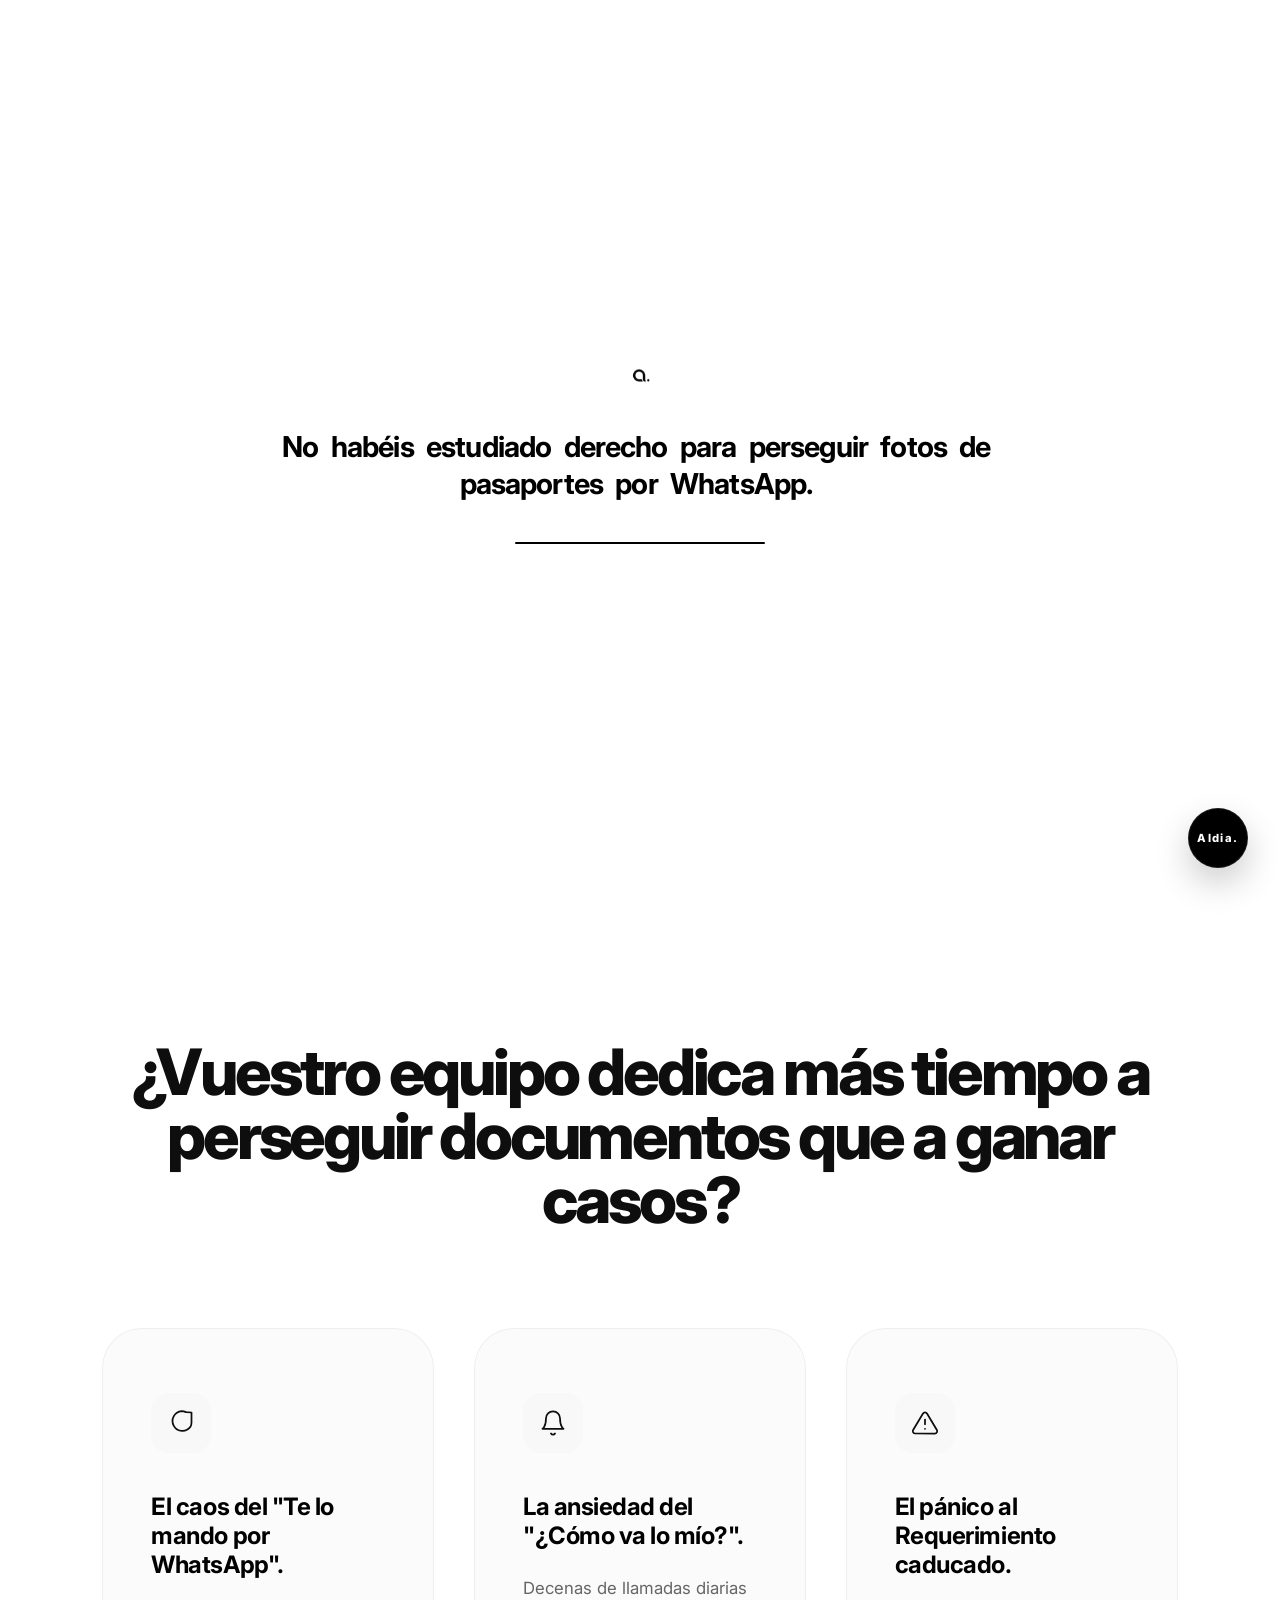
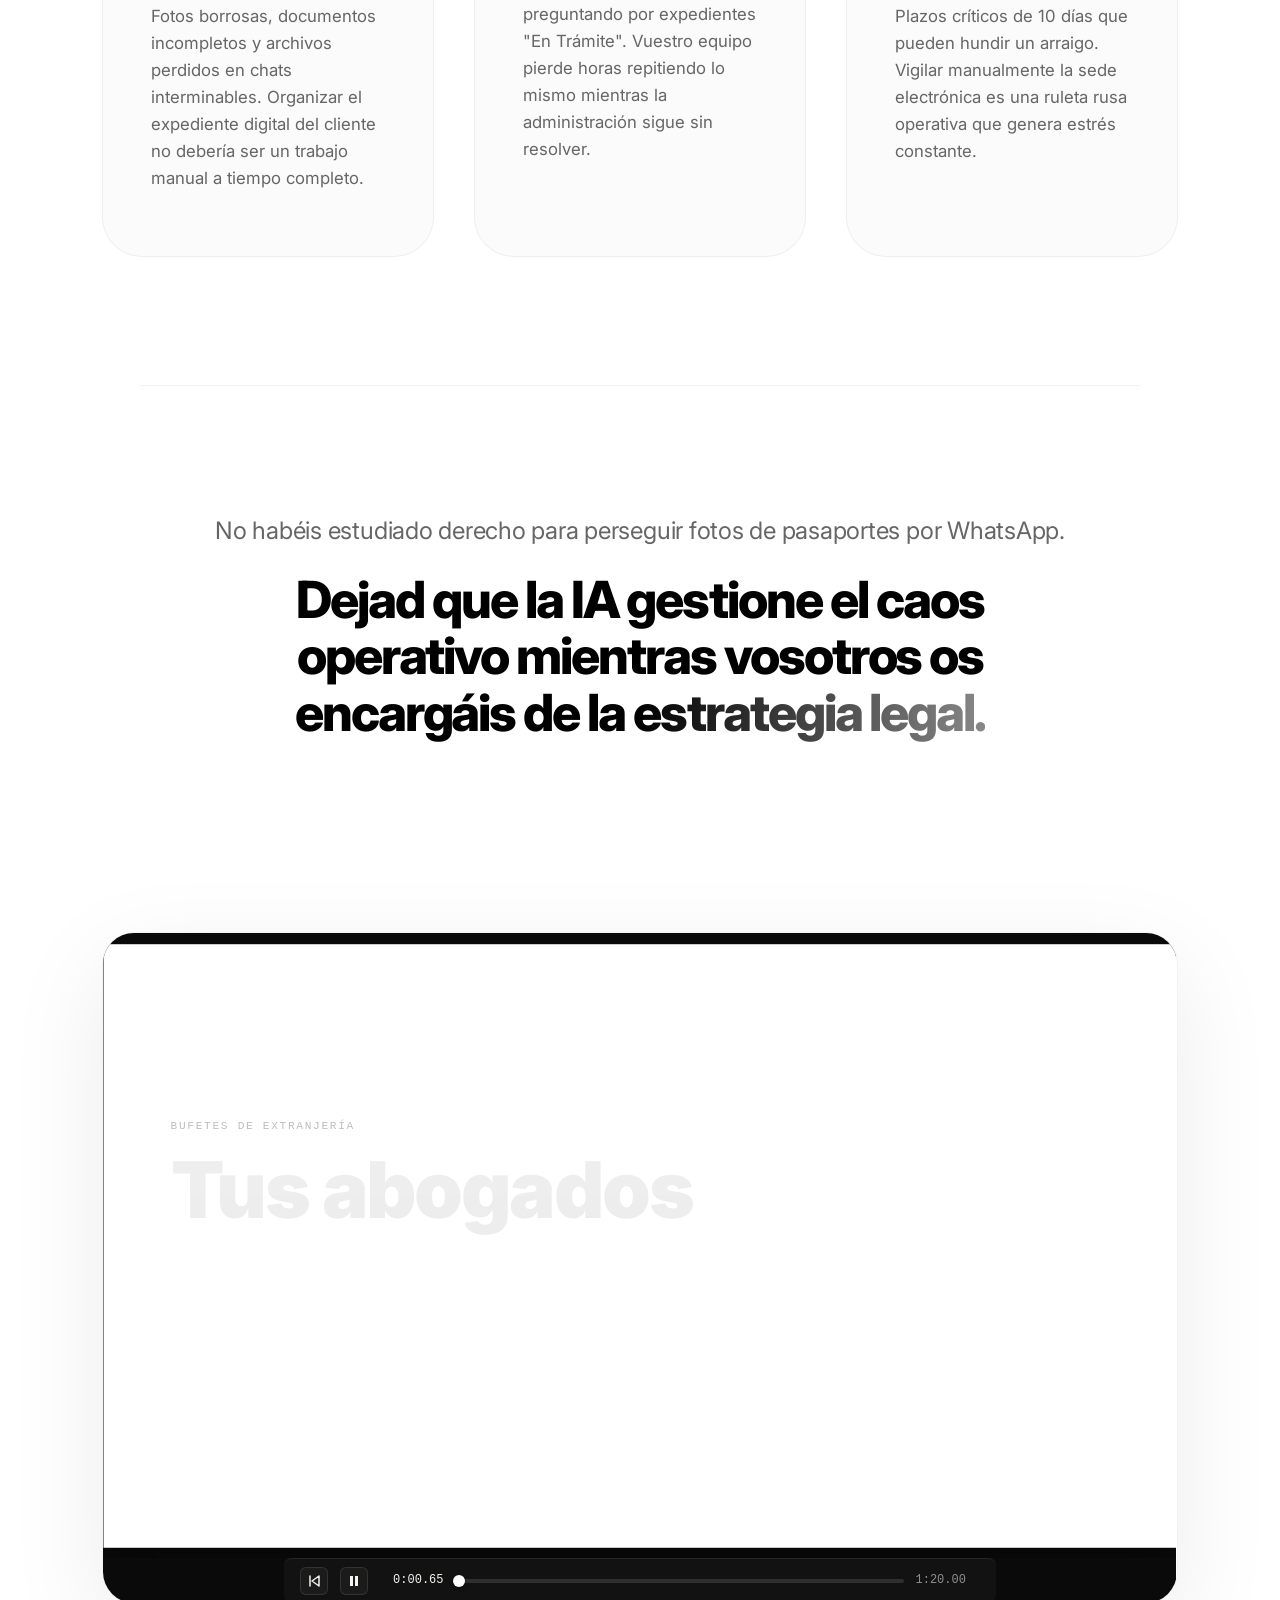
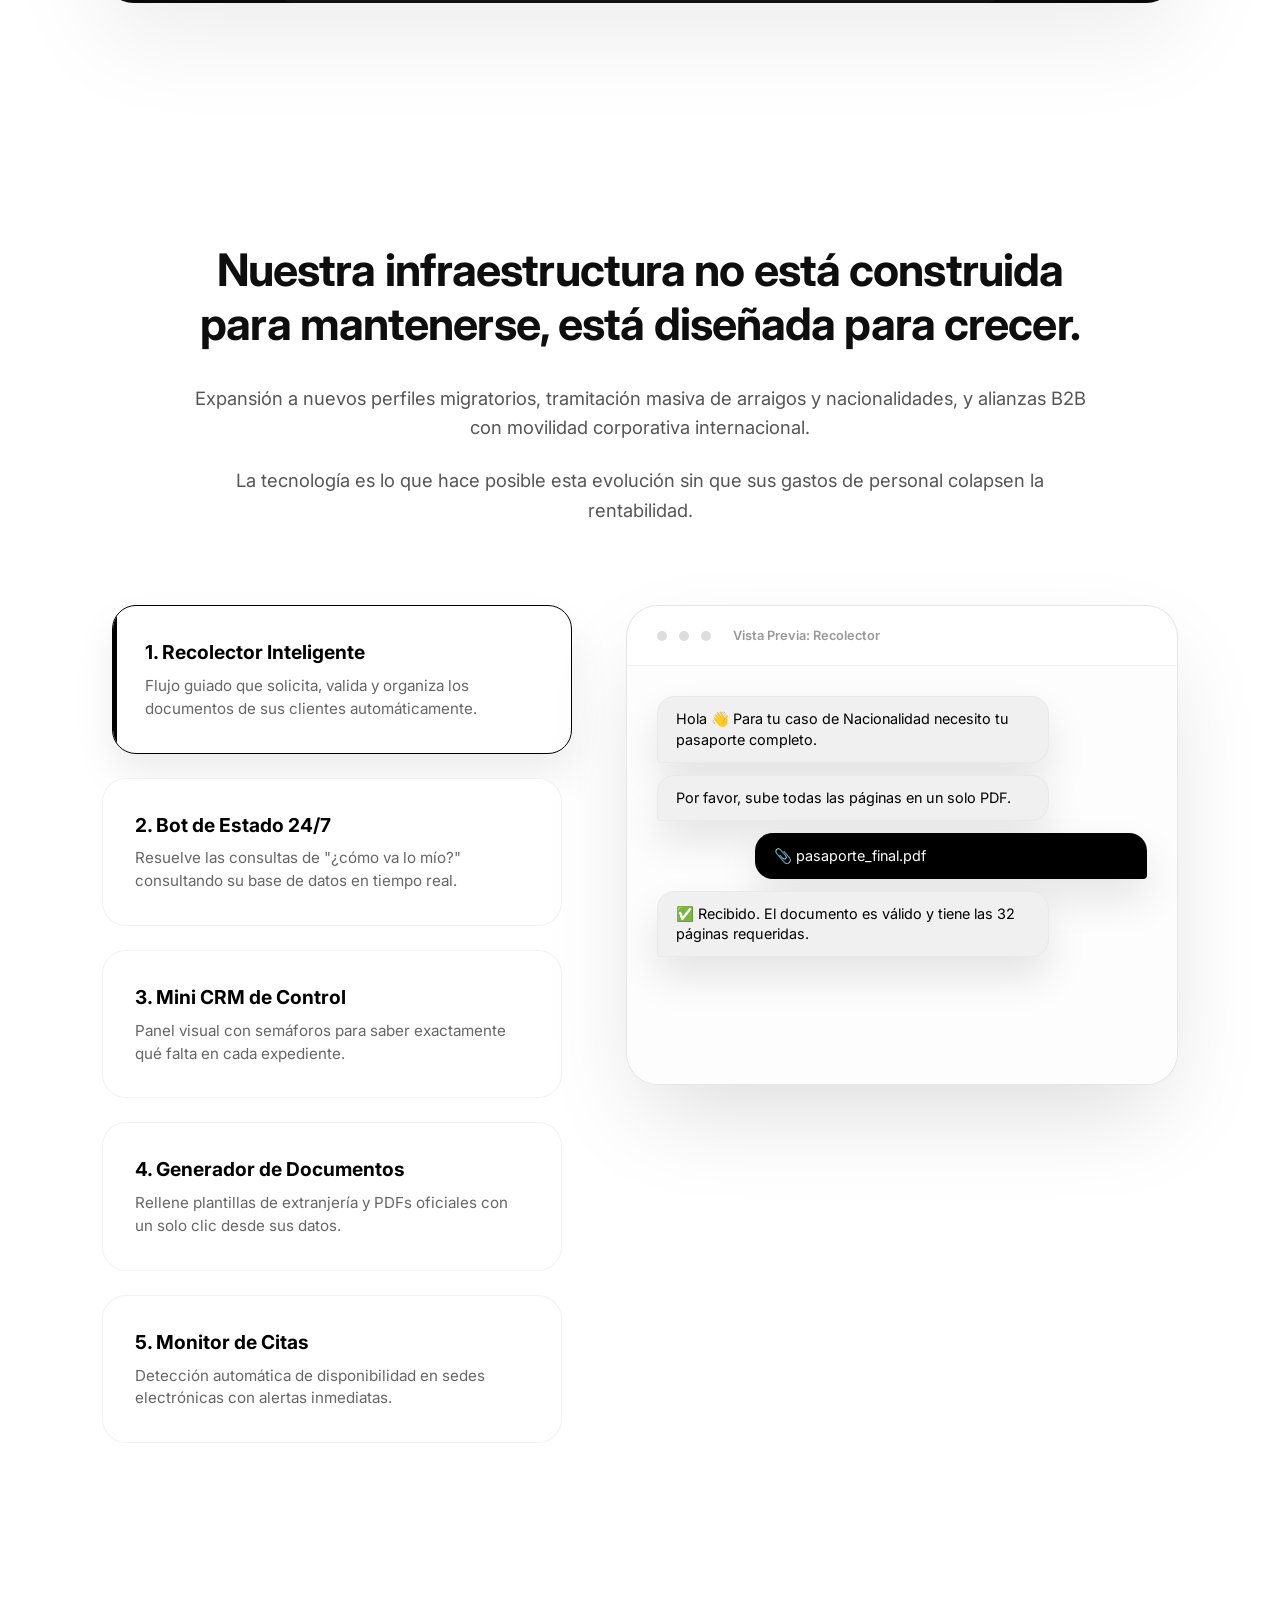
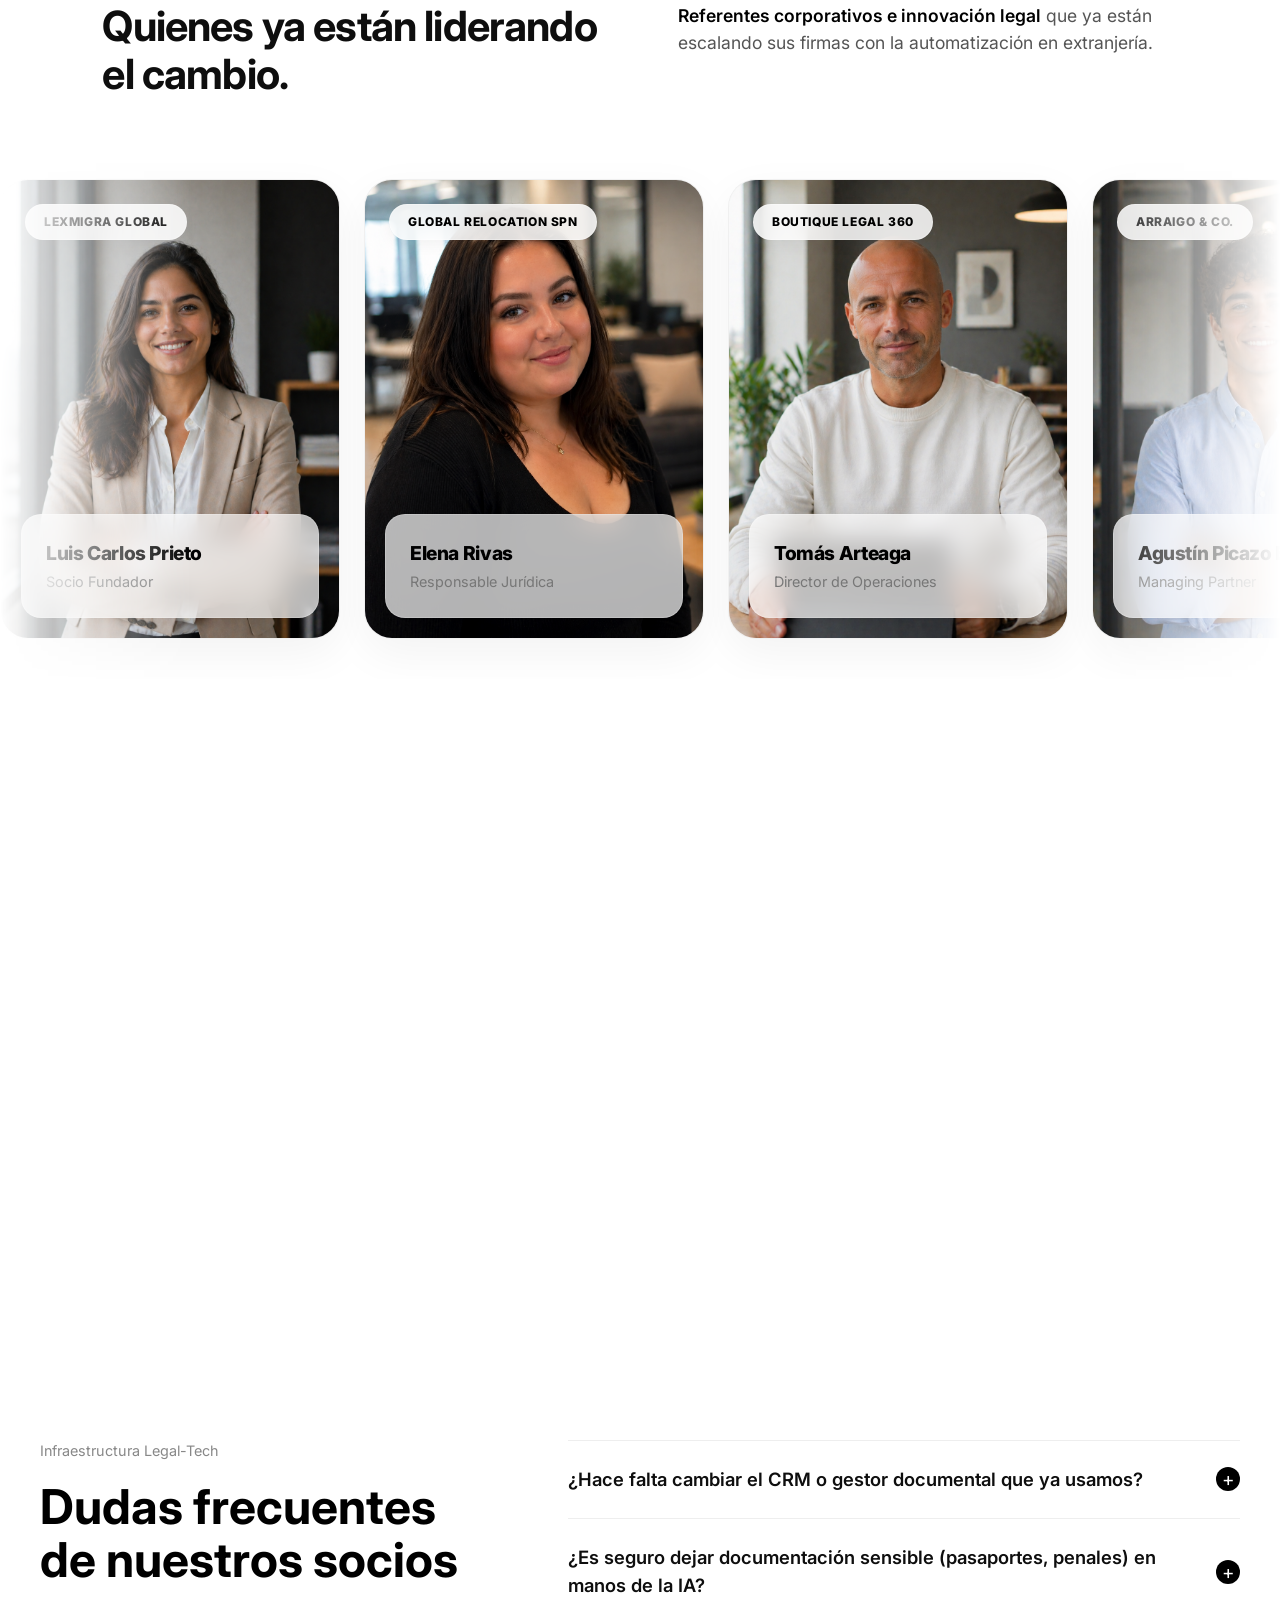
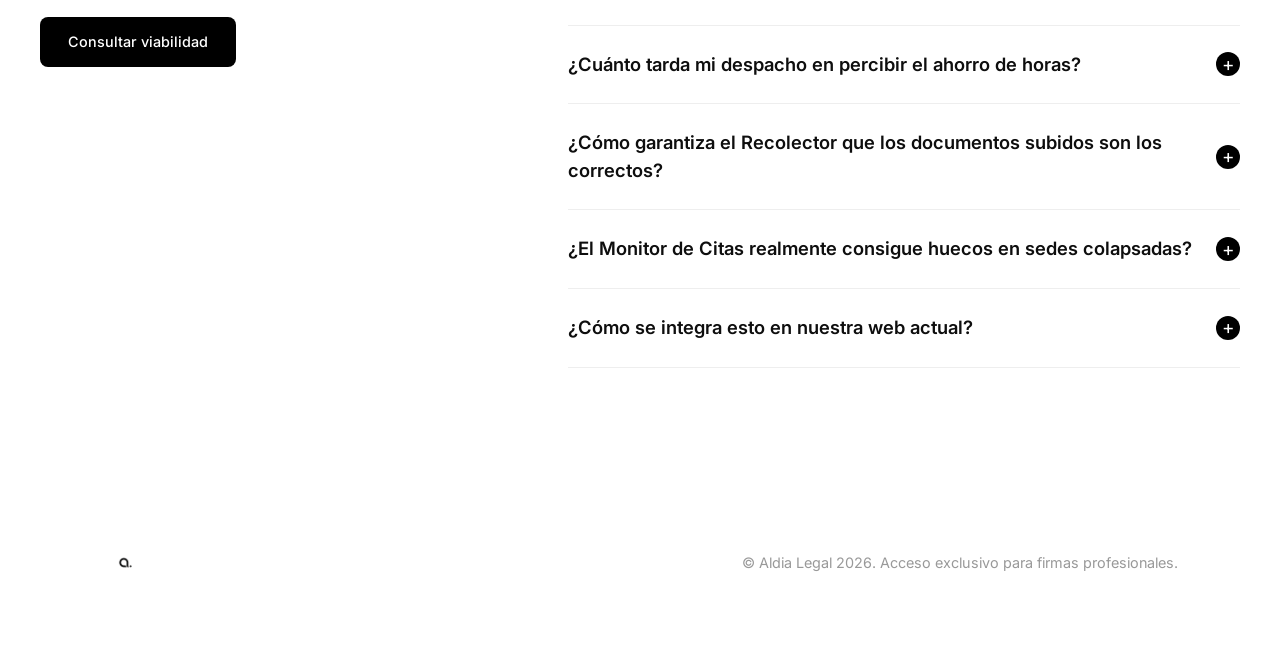
<file: Documents/Freelance/Aldia/buffets.html>
<!DOCTYPE html>
<html lang="es">

<head>
  <meta charset="UTF-8">
  <meta name="viewport" content="width=device-width, initial-scale=1.0">
  <title>Aldia - Pioneros en Ingeniería Legal</title>

  <!-- Fuente moderna (Inter) -->
  <link rel="preconnect" href="https://fonts.googleapis.com">
  <link rel="preconnect" href="https://fonts.gstatic.com" crossorigin>
  <link href="https://fonts.googleapis.com/css2?family=Inter:wght@400;500;600;700;800&display=swap" rel="stylesheet">

  <!-- Estilos -->
  <link rel="stylesheet" href="./styles/style.css">

  <style>
    :root {
      --bg-light: #ffffff;
      --text-main: #0e0e0e;
      --text-muted: #666666;
      --card-bg: #ffffff;
      --card-border: rgba(0, 0, 0, 0.04);
      --card-shadow: 0 40px 100px -20px rgba(0, 0, 0, 0.05);
    }

    body {
      background-color: var(--bg-light);
      color: var(--text-main);
      overflow-x: hidden;
    }

    /* Navbar consistente con el resto de la web */
    .navbar {
      background: rgba(255, 255, 255, 0.8);
      backdrop-filter: blur(20px);
      border-bottom: none;
    }

    /* Hero Layout (Inspirado en la imagen pero con estilo Aldia Blanco) */
    .hero-legal {
      min-height: 100vh;
      display: flex;
      align-items: center;
      padding: 140px 8% 80px;
      gap: 5rem;
      position: relative;
    }

    .hero-content {
      flex: 1.3;
      z-index: 2;
    }

    .hero-subtitle {
      font-size: 0.85rem;
      font-weight: 400;
      text-transform: uppercase;
      letter-spacing: 0.2em;
      color: #999;
      margin-bottom: 1.5rem;
      margin-left: 100px;
      display: flex;
      align-items: center;
      gap: 12px;
    }

    .hero-title {
      font-size: clamp(2.5rem, 5.5vw, 4.2rem);
      font-weight: 800;
      line-height: 1.05;
      letter-spacing: -0.04em;
      margin-bottom: 2rem;
    }

    .hero-title span {
      display: block;
      color: #666;
    }

    .hero-description {
      font-size: 1.2rem;
      color: var(--text-muted);
      line-height: 1.6;
      max-width: 580px;
      margin-bottom: 3.5rem;
    }

    /* Grid de tarjetas estadísticas (Modo Claro Premium) */
    .hero-stats-grid {
      flex: 1;
      display: grid;
      grid-template-columns: 1fr 1fr;
      gap: 24px;
      z-index: 2;
    }

    .stat-card {
      background: rgba(248, 248, 248, 0.6);
      backdrop-filter: blur(15px);
      -webkit-backdrop-filter: blur(15px);
      border: 1px solid rgba(0, 0, 0, 0.04);
      border-radius: 32px;
      padding: 3rem 2rem;
      display: flex;
      flex-direction: column;
      gap: 0.8rem;
      transition: all 0.5s cubic-bezier(0.165, 0.84, 0.44, 1);
      box-shadow: var(--card-shadow);
      position: relative;
      cursor: default;
    }

    .stat-card:hover {
      transform: translateY(-10px) scale(1.02);
      box-shadow: 0 40px 80px -10px rgba(0, 0, 0, 0.18), 0 20px 40px -10px rgba(0, 0, 0, 0.1);
      border-color: rgba(0, 0, 0, 0.08);
      transition-duration: 0.25s;
      transition-delay: 0s !important;
    }

    .stat-card.offset {
      margin-top: 50px;
    }

    .stat-number {
      font-size: 3rem;
      font-weight: 800;
      letter-spacing: -0.04em;
      color: var(--text-main);
    }

    .stat-label {
      font-size: 0.95rem;
      color: var(--text-muted);
      line-height: 1.4;
      font-weight: 500;
    }

    /* Iconos sutiles tipo marca de agua */
    .stat-icon {
      display: none;
    }

    /* Botón de acción estilo Aldia */
    .btn-action-legal {
      display: inline-block;
      background: var(--text-main);
      color: #fff;
      padding: 1.3rem 3rem;
      border-radius: 14px;
      font-weight: 600;
      text-decoration: none;
      transition: all 0.3s ease;
      box-shadow: 0 20px 40px rgba(0, 0, 0, 0.1);
    }

    .btn-action-legal:hover {
      transform: translateY(-4px);
      box-shadow: 0 30px 60px rgba(0, 0, 0, 0.15);
    }

    /* Animaciones */
    .reveal {
      opacity: 0;
      transform: translateY(30px);
      transition: all 0.9s cubic-bezier(0.165, 0.84, 0.44, 1);
    }

    .reveal.active {
      opacity: 1;
      transform: translateY(0);
    }

    @media (max-width: 1100px) {
      .hero-legal {
        flex-direction: column;
        padding-top: 180px;
        text-align: center;
        gap: 3rem;
      }

      .hero-description {
        margin: 0 auto 3.5rem;
      }

      .hero-subtitle {
        justify-content: center;
      }

      .stat-card.offset {
        margin-top: 0;
      }

      .hero-stats-grid {
        width: 100%;
        max-width: 800px;
      }

      .pain-grid {
        grid-template-columns: 1fr;
        gap: 24px;
      }
    }

    @media (max-width: 960px) {
      .split-feature-section {
        flex-direction: column;
        gap: 4rem;
      }

      .split-visuals {
        width: 100%;
      }
    }

    @media (max-width: 600px) {
      .hero-legal { padding: 120px 5% 60px; }
      .hero-title { font-size: 2.2rem; }
      .hero-subtitle { margin-left: 0; }
      .hero-description { font-size: 1rem; }
      .stat-number { font-size: 2.2rem; }
      .pain-wall-section { padding: 80px 5%; }
      .pain-wall-question { margin-bottom: 3rem; font-size: 1.8rem; }
      .pain-card { padding: 2.5rem 1.5rem; border-radius: 24px; }
      .pain-remate-container { padding: 4rem 2rem; }
      .remate-bottom { font-size: 1.8rem; }
      
      .hero-stats-grid {
        grid-template-columns: repeat(2, 1fr);
        gap: 12px;
      }

      .stat-card {
        padding: 1.5rem 1rem;
        border-radius: 20px;
        gap: 0.5rem;
      }

      .navbar .nav-links {
        display: none;
      }

      .client-card {
        min-width: 260px;
        max-width: 260px;
        height: 360px;
      }

      .client-info-box {
        padding: 16px;
        bottom: 12px;
        left: 12px;
        right: 12px;
      }

      .client-name { font-size: 1rem; }
      .client-role { font-size: 0.8rem; }
      .client-company-tag { top: 12px; left: 12px; font-size: 0.65rem; padding: 6px 12px; }

      .faq-left { text-align: center; margin-bottom: 2rem; }
      .faq-title { text-align: center; font-size: 1.8rem; }
      .faq-tag { margin: 0 auto 1rem; }
      .faq-btn { margin: 1.5rem auto 0; }
    }

    /* Mobile Menu Styles */
    .mobile-toggle {
      display: none;
      position: fixed;
      top: 20px;
      right: 20px;
      z-index: 1000;
      background: #000;
      color: #fff;
      border: none;
      width: 50px;
      height: 50px;
      border-radius: 12px;
      cursor: pointer;
      align-items: center;
      justify-content: center;
    }

    .mobile-overlay {
      position: fixed;
      inset: 0;
      background: #fff;
      z-index: 999;
      display: none;
      flex-direction: column;
      padding: 40px;
      transform: translateX(100%);
      transition: transform 0.5s cubic-bezier(0.165, 0.84, 0.44, 1);
    }

    .mobile-overlay.active {
      display: flex;
      transform: translateX(0);
    }

    .mobile-overlay-header {
      display: flex;
      justify-content: space-between;
      align-items: center;
      margin-bottom: 60px;
    }

    .close-mobile-menu {
      font-size: 2.5rem;
      background: none;
      border: none;
      cursor: pointer;
    }

    .mobile-nav-links {
      list-style: none;
      display: flex;
      flex-direction: column;
      gap: 2rem;
    }

    .mobile-nav-links a {
      font-size: 2rem;
      font-weight: 700;
      color: #000;
      text-decoration: none;
      letter-spacing: -0.02em;
    }

    @media (max-width: 768px) {
      .mobile-toggle {
        display: flex;
      }
    }

    /* Split Feature Section */
    .split-feature-section {
      padding: 60px 8% 120px;
      max-width: 1400px;
      margin: 0 auto;
      display: flex;
      align-items: center;
      gap: 6rem;
    }

    .split-visuals {
      flex: 1;
      display: flex;
      flex-direction: column;
      gap: 24px;
    }

    .split-box {
      background-color: #f5f5f5;
      border-radius: 24px;
      width: 100%;
    }

    .split-box.top {
      aspect-ratio: 16 / 10;
    }

    .split-box.bottom {
      aspect-ratio: 16 / 10;
    }

    .split-content {
      flex: 1.1;
      max-width: 650px;
    }

    .split-content h2 {
      font-size: clamp(2rem, 3.5vw, 2.8rem);
      font-weight: 700;
      line-height: 1.2;
      letter-spacing: -0.02em;
      margin-bottom: 2rem;
      color: #0e0e0e;
    }

    .split-content p {
      font-size: 1.1rem;
      color: #555;
      line-height: 1.6;
      margin-bottom: 1.5rem;
    }

    @media (max-width: 960px) {
      .split-feature-section {
        flex-direction: column;
        gap: 4rem;
      }

      .split-visuals {
        width: 100%;
      }
    }

    /* Testimonial Section (Miro Style) */
    .testimonial-section {
      padding: 60px 0 120px;
      width: 100%;
      margin: 0 auto;
      overflow: hidden;
    }

    .testimonial-header {
      display: flex;
      justify-content: space-between;
      align-items: flex-start;
      margin-bottom: 40px;
      gap: 4rem;
      padding: 0 8%;
    }

    .testimonial-title {
      flex: 1;
      font-size: clamp(2rem, 3.5vw, 2.6rem);
      font-weight: 700;
      letter-spacing: -0.02em;
      line-height: 1.15;
      color: #0e0e0e;
    }

    .testimonial-desc {
      flex: 1;
      font-size: 1.1rem;
      color: #555;
      line-height: 1.5;
      max-width: 500px;
    }

    .testimonial-desc strong {
      color: #000;
      font-weight: 600;
    }

    .testimonial-carousel-wrapper {
      width: 100%;
      overflow: hidden;
      position: relative;
      /* Mascara de difuminado a los lados */
      mask-image: linear-gradient(to right, transparent, black 15%, black 85%, transparent);
      -webkit-mask-image: linear-gradient(to right, transparent, black 15%, black 85%, transparent);
    }

    .testimonial-carousel {
      display: flex;
      padding: 40px 0;
      width: max-content;
      animation: scrollTestimonials 60s linear infinite;
      will-change: transform;
    }



    @keyframes scrollTestimonials {
      0% {
        transform: translateX(0);
      }

      100% {
        transform: translateX(-50%);
      }
    }

    .client-card {
      min-width: 340px;
      max-width: 340px;
      height: 460px;
      background: #f8f8f8;
      border-radius: 28px;
      position: relative;
      overflow: hidden;
      box-shadow: 0 15px 45px rgba(0, 0, 0, 0.05);
      border: 1px solid rgba(0, 0, 0, 0.03);
      transition: all 0.5s cubic-bezier(0.23, 1, 0.32, 1);
      flex-shrink: 0;
      margin-right: 24px;
    }

    .client-card:hover {
      transform: translateY(-12px);
      box-shadow: 0 30px 60px rgba(0, 0, 0, 0.1);
    }

    .client-img {
      width: 100%;
      height: 100%;
      object-fit: cover;
      transition: transform 0.8s ease;
    }

    .client-card:hover .client-img {
      transform: scale(1.05);
    }

    .client-info-box {
      position: absolute;
      bottom: 20px;
      left: 20px;
      right: 20px;
      background: rgba(255, 255, 255, 0.7);
      backdrop-filter: blur(12px);
      -webkit-backdrop-filter: blur(12px);
      padding: 24px;
      border-radius: 20px;
      box-shadow: 0 10px 40px rgba(0, 0, 0, 0.08);
      border: 1px solid rgba(255, 255, 255, 0.2);
      z-index: 2;
    }

    .client-name {
      font-weight: 800;
      font-size: 1.2rem;
      color: #000;
      margin-bottom: 4px;
      display: block;
      letter-spacing: -0.02em;
    }

    .client-role {
      font-size: 0.9rem;
      color: #777;
      display: block;
    }

    .client-company-tag {
      position: absolute;
      top: 24px;
      left: 24px;
      background: rgba(255, 255, 255, 0.85);
      backdrop-filter: blur(12px);
      padding: 8px 18px;
      border-radius: 100px;
      font-weight: 800;
      font-size: 0.75rem;
      text-transform: uppercase;
      letter-spacing: 0.05em;
      color: #000;
      border: 1px solid rgba(255, 255, 255, 0.3);
      z-index: 2;
      box-shadow: 0 4px 15px rgba(0, 0, 0, 0.05);
    }

    .testimonial-tabs .tab strong {
      color: #555;
      font-size: 1rem;
      display: block;
      margin-bottom: 4px;
      transition: all 0.3s;
    }

    .testimonial-tabs .tab.active {
      color: #111;
    }

    .testimonial-tabs .tab.active strong {
      color: #111;
    }

    @media (max-width: 900px) {
      .testimonial-header {
        flex-direction: column;
        gap: 1.5rem;
      }

      .testimonial-box {
        padding: 3rem 2rem;
      }

      .testimonial-tabs {
        gap: 1.5rem;
      }
    }

    /* Muro del Dolor Section */
    .pain-wall-section {
      padding: 140px 8%;
      background-color: #ffffff;
      color: var(--text-main);
      position: relative;
    }

    .pain-wall-question {
      font-size: clamp(2.2rem, 5.5vw, 4rem);
      font-weight: 800;
      line-height: 1;
      letter-spacing: -0.05em;
      margin-bottom: 6rem;
      text-align: center;
    }

    .pain-wall-question span {
      display: inline-block;
      transition: transform 0.3s ease;
      cursor: default;
    }

    .pain-wall-question span:hover {
      transform: translateY(-5px) scale(1.05);
    }

    .pain-grid {
      display: grid;
      grid-template-columns: repeat(3, 1fr);
      gap: 40px;
      margin-bottom: 8rem;
    }

    .pain-card {
      background: rgba(248, 248, 248, 0.5);
      backdrop-filter: blur(10px);
      -webkit-backdrop-filter: blur(10px);
      border: 1px solid rgba(0, 0, 0, 0.05);
      border-radius: 40px;
      padding: 4rem 3rem;
      transition: all 0.5s cubic-bezier(0.165, 0.84, 0.44, 1);
      position: relative;
      overflow: hidden;
      display: flex;
      flex-direction: column;
      gap: 1.5rem;
      z-index: 1;
    }

    .pain-card:hover {
      transform: translateY(-15px) scale(1.01);
      box-shadow: 0 40px 80px -15px rgba(0, 0, 0, 0.12);
      background: rgba(255, 255, 255, 0.9);
    }

    /* Border Beam Effect (Efecto de borde dando vueltas) */
    .pain-card::before {
      content: '';
      position: absolute;
      inset: 0;
      border-radius: 40px;
      padding: 2px;
      /* Grosor del borde */
      background: conic-gradient(from var(--border-angle), transparent 20%, #000 50%, transparent 80%);
      -webkit-mask: linear-gradient(#fff 0 0) content-box, linear-gradient(#fff 0 0);
      mask: linear-gradient(#fff 0 0) content-box, linear-gradient(#fff 0 0);
      -webkit-mask-composite: xor;
      mask-composite: exclude;
      opacity: 0;
      transition: opacity 0.5s ease;
      pointer-events: none;
    }

    .pain-card:hover::before {
      opacity: 1;
      animation: rotate-border 4s linear infinite;
    }

    @property --border-angle {
      syntax: '<angle>';
      initial-value: 0deg;
      inherits: false;
    }

    @keyframes rotate-border {
      from {
        --border-angle: 0deg;
      }

      to {
        --border-angle: 360deg;
      }
    }

    .pain-icon-container {
      width: 60px;
      height: 60px;
      display: flex;
      align-items: center;
      justify-content: center;
      background: #f8f8f8;
      border-radius: 18px;
      margin-bottom: 1rem;
      transition: all 0.4s ease;
    }

    .pain-card:hover .pain-icon-container {
      background: #000;
      color: #fff;
      transform: rotate(10deg);
    }

    .pain-icon-container svg {
      width: 28px;
      height: 28px;
      stroke-width: 1.5px;
    }

    .pain-card h3 {
      font-size: 1.5rem;
      font-weight: 700;
      line-height: 1.2;
      color: #000;
      letter-spacing: -0.02em;
    }

    .pain-card p {
      font-size: 1.05rem;
      color: #666;
      line-height: 1.6;
    }

    .pain-remate-container {
      max-width: 1000px;
      margin: 0 auto;
      text-align: center;
      padding: 8rem 4rem;
      border-top: 1px solid rgba(0, 0, 0, 0.05);
    }

    .remate-top {
      font-size: 1.5rem;
      font-weight: 400;
      color: #666;
      line-height: 1.4;
      margin-bottom: 1.5rem;
      display: block;
      letter-spacing: -0.01em;
    }

    .remate-bottom {
      font-size: clamp(2rem, 4vw, 3.2rem);
      font-weight: 800;
      line-height: 1.1;
      color: #000;
      letter-spacing: -0.04em;
      display: block;
    }

    .remate-accent {
      background: linear-gradient(90deg, #000 0%, #888 100%);
      -webkit-background-clip: text;
      -webkit-text-fill-color: transparent;
      display: inline;
    }

    /* Interactive Component Container */
    .interactive-container {
      max-width: 1100px;
      margin: 4rem auto 0;
      border-radius: 32px;
      overflow: hidden;
      box-shadow: 0 30px 100px rgba(0, 0, 0, 0.08);
      border: 1px solid rgba(0, 0, 0, 0.05);
      background: #fff;
      aspect-ratio: 16 / 10;
      position: relative;
    }

    .interactive-container iframe {
      width: 100%;
      height: 100%;
      border: none;
      display: block;
    }

    @media (max-width: 1100px) {
      .pain-grid {
        grid-template-columns: 1fr;
      }

      .interactive-container {
        aspect-ratio: 1 / 1.2;
        margin: 2rem 5% 0;
      }
    }

    /* Trust Tech Section (Logos de Cumplimiento) */
    .trust-tech-section {
      padding: 0 8% 100px;
      max-width: 1400px;
      margin: 0 auto;
    }

    .trust-tech-container {
      background-color: #f5f5f5;
      border-radius: 32px;
      padding: 5rem 3rem;
      text-align: center;
    }

    .trust-tech-container h2 {
      font-size: clamp(1.8rem, 3.5vw, 2.5rem);
      font-weight: 700;
      letter-spacing: -0.02em;
      margin-bottom: 1rem;
      color: #0e0e0e;
    }

    .trust-tech-container p {
      font-size: 1.1rem;
      color: #666;
      margin-bottom: 3.5rem;
      max-width: 750px;
      margin-left: auto;
      margin-right: auto;
      line-height: 1.5;
    }

    .tech-logos-wrapper {
      width: 100%;
      overflow: hidden;
      mask-image: linear-gradient(to right, transparent, black 15%, black 85%, transparent);
      -webkit-mask-image: linear-gradient(to right, transparent, black 15%, black 85%, transparent);
    }

    .tech-logos {
      display: flex;
      align-items: center;
      gap: 5rem;
      width: max-content;
      animation: scrollLogos 25s linear infinite;
    }

    .tech-logos:hover {
      animation-play-state: paused;
    }

    @keyframes scrollLogos {
      0% {
        transform: translateX(0);
      }

      100% {
        transform: translateX(-50%);
      }
    }

    .tech-logo {
      font-size: 1.5rem;
      font-weight: 700;
      color: #999;
      letter-spacing: -0.03em;
      display: flex;
      align-items: center;
      gap: 10px;
      opacity: 0.6;
      transition: all 0.3s ease;
      filter: grayscale(100%);
    }

    .tech-logo:hover {
      opacity: 1;
      filter: grayscale(0%);
    }

    .logo-anthropic {
      font-family: 'Times New Roman', Times, serif;
      font-weight: 400;
      font-style: italic;
      letter-spacing: 0;
    }

    .logo-make {
      font-weight: 900;
      letter-spacing: -1px;
      text-transform: lowercase;
    }

    .logo-gcloud {
      font-weight: 500;
      font-family: 'Inter', sans-serif;
      letter-spacing: -0.5px;
    }

    /* MVP Showcase Styles */
    .mvp-section {
      padding: 100px 8%;
      background: #ffffff;
    }

    .mvp-header {
      text-align: center;
      max-width: 900px;
      margin: 0 auto 5rem;
    }

    .mvp-header h2 {
      font-size: clamp(2rem, 3.5vw, 2.8rem);
      font-weight: 700;
      line-height: 1.2;
      letter-spacing: -0.02em;
      margin-bottom: 2rem;
      color: #0e0e0e;
    }

    .mvp-header p {
      font-size: 1.15rem;
      color: #555;
      line-height: 1.6;
      margin-bottom: 1.5rem;
    }

    .mvp-container {
      max-width: 1300px;
      margin: 0 auto;
      display: grid;
      grid-template-columns: 1fr 1.2fr;
      gap: 4rem;
      align-items: start;
    }

    .mvp-menu {
      display: flex;
      flex-direction: column;
      gap: 1.5rem;
    }

    .mvp-item {
      padding: 2rem;
      background: #fff;
      border-radius: 24px;
      border: 1px solid rgba(0,0,0,0.05);
      cursor: pointer;
      transition: all 0.4s cubic-bezier(0.23, 1, 0.32, 1);
      position: relative;
      overflow: hidden;
    }

    .mvp-item::before {
      content: '';
      position: absolute;
      left: 0;
      top: 0;
      height: 100%;
      width: 4px;
      background: #000;
      opacity: 0;
      transition: opacity 0.3s ease;
    }

    .mvp-item.active {
      background: #fff;
      border-color: #000;
      box-shadow: 0 20px 40px rgba(0,0,0,0.08);
      transform: translateX(10px);
    }

    .mvp-item.active::before {
      opacity: 1;
    }

    .mvp-item h3 {
      font-size: 1.2rem;
      font-weight: 700;
      margin-bottom: 0.5rem;
      color: #000;
    }

    .mvp-item p {
      font-size: 0.95rem;
      color: #666;
      line-height: 1.5;
    }

    /* Preview Display Area */
    .mvp-preview-card {
      background: #fff;
      border-radius: 32px;
      height: 480px;
      border: 1px solid rgba(0,0,0,0.1);
      box-shadow: 0 40px 100px -20px rgba(0,0,0,0.15);
      overflow: hidden;
      position: sticky;
      top: 100px;
      display: flex;
      flex-direction: column;
    }

    .preview-header {
      padding: 20px 30px;
      border-bottom: 1px solid #f0f0f0;
      display: flex;
      align-items: center;
      gap: 12px;
    }

    .dot { width: 10px; height: 10px; border-radius: 50%; background: #ddd; }

    .preview-body {
      flex: 1;
      padding: 30px;
      background: #fdfdfd;
      position: relative;
      overflow-y: auto;
    }

    /* Simulated Elements */
    .chat-bubble {
      max-width: 80%;
      padding: 12px 18px;
      border-radius: 18px;
      margin-bottom: 12px;
      font-size: 0.9rem;
      line-height: 1.4;
      animation: slideIn 0.4s ease-out;
    }

    .bubble-bot { background: #f0f0f0; color: #000; border-bottom-left-radius: 4px; }
    .bubble-user { background: #000; color: #fff; margin-left: auto; border-bottom-right-radius: 4px; }

    .mini-crm {
      width: 100%;
      border-collapse: collapse;
    }

    .mini-crm th { text-align: left; padding: 12px; border-bottom: 1px solid #eee; font-size: 0.8rem; color: #888; }
    .mini-crm td { padding: 15px 12px; border-bottom: 1px solid #f9f9f9; font-size: 0.9rem; }

    .status-pill {
      padding: 4px 10px;
      border-radius: 20px;
      font-size: 0.75rem;
      font-weight: 600;
    }

    .status-red { background: #fee2e2; color: #ef4444; }
    .status-yellow { background: #fef3c7; color: #d97706; }
    .status-green { background: #dcfce7; color: #22c55e; }

    .doc-preview {
      background: #fff;
      border: 1px solid #eee;
      padding: 30px;
      box-shadow: 0 4px 12px rgba(0,0,0,0.05);
      border-radius: 4px;
    }

    .doc-field {
      height: 12px;
      background: #f5f5f5;
      margin-bottom: 10px;
      border-radius: 2px;
    }

    .doc-field.filled { background: #e0e0e0; position: relative; overflow: hidden; }
    .doc-field.filled::after {
      content: '';
      position: absolute;
      left: 0;
      top: 0;
      height: 100%;
      width: 0;
      background: #000;
      animation: fillField 1s forwards;
    }

    @keyframes fillField { to { width: 100%; } }
    @keyframes slideIn { from { opacity: 0; transform: translateY(10px); } to { opacity: 1; transform: translateY(0); } }

    @media (max-width: 1000px) {
      .mvp-container { grid-template-columns: 1fr; }
      .mvp-preview-card { position: relative; top: 0; height: 450px; }
    }

    @media (max-width: 600px) {
      .preloader-text { font-size: 1.1rem; padding: 0 15px; }
      .preloader-bar-container { width: 180px; }
      .mvp-section { padding: 60px 5%; }
      .mvp-item { padding: 1.2rem; }
      .mvp-item h3 { font-size: 1rem; }
      .mvp-item p { font-size: 0.85rem; }
      .preview-body { padding: 20px; }
    }

    /* Preloader Styles */
    .preloader {
      position: fixed;
      top: 0;
      left: 0;
      width: 100%;
      height: 100%;
      background: #fff;
      display: flex;
      flex-direction: column;
      align-items: center;
      justify-content: center;
      z-index: 10000;
      transition: opacity 0.8s cubic-bezier(0.65, 0, 0.35, 1), visibility 0.8s;
    }

    .preloader.hidden {
      opacity: 0;
      visibility: hidden;
    }

    .preloader-text {
      font-size: clamp(1.4rem, 3.5vw, 1.8rem);
      font-weight: 700;
      color: #000;
      text-align: center;
      max-width: 800px;
      line-height: 1.3;
      margin-bottom: 2.5rem;
      padding: 0 30px;
      letter-spacing: -0.03em;
    }

    .preloader-text span {
      display: inline-block;
      opacity: 0;
      filter: blur(10px);
      transform: translateY(15px);
      animation: revealWord 1s cubic-bezier(0.23, 1, 0.32, 1) forwards;
      margin-right: 0.25em;
    }

    @keyframes revealWord {
      to {
        opacity: 1;
        filter: blur(0);
        transform: translateY(0);
      }
    }

    .preloader-bar-container {
      width: 250px;
      height: 2px;
      background: #f0f0f0;
      position: relative;
      overflow: hidden;
      border-radius: 10px;
    }

    .preloader-progress {
      position: absolute;
      left: 0;
      top: 0;
      width: 0;
      height: 100%;
      background: #000;
      animation: progressAnim 3.5s linear forwards;
    }

    @keyframes fadeInText {
      from { opacity: 0; transform: translateY(30px); }
      to { opacity: 1; transform: translateY(0); }
    }

    @keyframes progressAnim {
      from { width: 0; }
      to { width: 100%; }
    }

    /* Evitar flash del preloader si ya se mostró */
    body.preloader-hidden .preloader {
      display: none !important;
    }
  </style>
  <script>
    // Bloqueo instantáneo para evitar flashes
    if (sessionStorage.getItem('aldiaPreloaderShown')) {
      document.documentElement.classList.add('preloader-hidden');
      document.addEventListener('DOMContentLoaded', () => {
        document.body.classList.add('preloader-hidden');
      });
    }
  </script>
</head>

<body>
  <div class="preloader" id="preloader">
    <img src="./assets/logo.png" alt="Aldia Logo" style="height: 40px; margin-bottom: 2rem; animation: fadeInText 0.8s ease-out forwards;">
    <div class="preloader-text">No habéis estudiado derecho para perseguir fotos de pasaportes por WhatsApp.</div>
    <div class="preloader-bar-container">
      <div class="preloader-progress"></div>
    </div>
  </div>



  <header class="navbar">
    <nav class="nav-container">
      <ul class="nav-links">
        <li>
          <a href="index.html" class="nav-logo-link">
            <img src="./assets/logo.png" alt="Aldia Logo" class="nav-logo">
          </a>
        </li>
        <li><a href="index.html">Inicio</a></li>
        <li><a href="servicios.html">Servicios</a></li>
        <li><a href="aldiaooptima.html">Aldia Óptima</a></li>
        <li><a href="index.html#contact-section">Contacto</a></li>
      </ul>
    </nav>
  </header>

  <!-- Mobile Nav -->
  <button class="mobile-toggle" id="menuToggle">
    <svg viewBox="0 0 24 24" fill="none" stroke="currentColor" stroke-width="2" stroke-linecap="round"
      stroke-linejoin="round" width="24" height="24">
      <line x1="3" y1="12" x2="21" y2="12"></line>
      <line x1="3" y1="6" x2="21" y2="6"></line>
      <line x1="3" y1="18" x2="21" y2="18"></line>
    </svg>
  </button>

  <div class="mobile-overlay" id="mobileOverlay">
    <div class="mobile-overlay-header">
      <img src="./assets/logo.png" alt="Aldia Logo" style="height: 25px;">
      <button class="close-mobile-menu" id="closeMenu">&times;</button>
    </div>
    <nav>
      <ul class="mobile-nav-links">
        <li><a href="index.html">Inicio</a></li>
        <li><a href="servicios.html">Servicios</a></li>
        <li><a href="aldiaooptima.html">Aldia Óptima</a></li>
        <li><a href="index.html#contact-section">Contacto</a></li>
      </ul>
    </nav>
  </div>

  <main>
    <section class="hero-legal">
      <div class="hero-content">
        <div class="hero-subtitle reveal">PIONEROS EN INGENIERÍA LEGAL</div>
        <h1 class="hero-title reveal">Escalamos su despacho <span>de extranjería.</span></h1>
        <p class="hero-description reveal">
          ¿Expedientes atascados, horas perdidas buscando citas y el equipo ahogado en papeleo repetitivo? Eliminamos la
          fricción operativa instalando sistemas que asumen el trabajo mecánico: desde la automatización de
          nacionalidades hasta la vigilancia 24/7 de notificaciones. Su bufete vuelve a facturar, no a gestionar.
        </p>
        <div class="reveal">
          <a href="https://calendly.com/aldiasoftware/45min?hide_landing_page_details=1&hide_gdpr_banner=1" class="btn-action-legal">Solicitar Auditoría</a>
        </div>
      </div>

      <div class="hero-stats-grid">
        <div class="stat-card reveal" style="transition-delay: 0.1s;">
          <div class="stat-icon"></div>
          <div class="stat-number">+<span class="counter" data-target="60">0</span>%</div>
          <div class="stat-label">Capacidad de tramitación sin aumentar estructura</div>
        </div>
        <div class="stat-card offset reveal" style="transition-delay: 0.2s;">
          <div class="stat-icon"></div>
          <div class="stat-number"><span class="counter" data-target="100">0</span>%</div>
          <div class="stat-label">Vigilancia automática de notificaciones y estados</div>
        </div>
        <div class="stat-card reveal" style="transition-delay: 0.3s;">
          <div class="stat-icon"></div>
          <div class="stat-number">+<span class="counter" data-target="25">0</span></div>
          <div class="stat-label">Bufetes de extranjería optimizados por nuestro método</div>
        </div>
        <div class="stat-card offset reveal" style="transition-delay: 0.4s;">
          <div class="stat-icon"></div>
          <div class="stat-number"><span class="counter" data-target="0">0</span></div>
          <div class="stat-label">Citas y resoluciones perdidas por error humano</div>
        </div>
      </div>
    </section>

    <!-- Muro del Dolor Section -->
    <section class="pain-wall-section reveal" id="pain-wall">
      <div class="pain-wall-container">
        <h2 class="pain-wall-question reveal">
          ¿Vuestro equipo dedica más tiempo a <span>perseguir</span> documentos que a <span>ganar</span> casos?
        </h2>

        <div class="pain-grid">
          <div class="pain-card reveal" style="transition-delay: 0.1s;">
            <div class="pain-icon-container">
              <svg viewBox="0 0 24 24" fill="none" stroke="currentColor" stroke-width="2" stroke-linecap="round"
                stroke-linejoin="round">
                <path d="M21 11.5a8.38 8.38 0 0 1-.9 3.8 8.5 8.5 0 1 1-7.6-13.5 8.38 8.38 0 0 1 3.8.9L21 3z"></path>
              </svg>
            </div>
            <h3>El caos del "Te lo mando por WhatsApp".</h3>
            <p>Fotos borrosas, documentos incompletos y archivos perdidos en chats interminables. Organizar el
              expediente digital del cliente no debería ser un trabajo manual a tiempo completo.</p>
          </div>

          <div class="pain-card reveal" style="transition-delay: 0.2s;">
            <div class="pain-icon-container">
              <svg viewBox="0 0 24 24" fill="none" stroke="currentColor" stroke-width="2" stroke-linecap="round"
                stroke-linejoin="round">
                <path d="M18 8A6 6 0 0 0 6 8c0 7-3 9-3 9h18s-3-2-3-9"></path>
                <path d="M13.73 21a2 2 0 0 1-3.46 0"></path>
              </svg>
            </div>
            <h3>La ansiedad del "¿Cómo va lo mío?".</h3>
            <p>Decenas de llamadas diarias preguntando por expedientes "En Trámite". Vuestro equipo pierde horas
              repitiendo lo mismo mientras la administración sigue sin resolver.</p>
          </div>

          <div class="pain-card reveal" style="transition-delay: 0.3s;">
            <div class="pain-icon-container">
              <svg viewBox="0 0 24 24" fill="none" stroke="currentColor" stroke-width="2" stroke-linecap="round"
                stroke-linejoin="round">
                <path d="M10.29 3.86L1.82 18a2 2 0 0 0 1.71 3h16.94a2 2 0 0 0 1.71-3L13.71 3.86a2 2 0 0 0-3.42 0z">
                </path>
                <line x1="12" y1="9" x2="12" y2="13"></line>
                <line x1="12" y1="17" x2="12.01" y2="17"></line>
              </svg>
            </div>
            <h3>El pánico al Requerimiento caducado.</h3>
            <p>Plazos críticos de 10 días que pueden hundir un arraigo. Vigilar manualmente la sede electrónica es una
              ruleta rusa operativa que genera estrés constante.</p>
          </div>
        </div>

        <div class="pain-remate-container reveal">
          <p class="pain-remate">
            <span class="remate-top">No habéis estudiado derecho para perseguir fotos de pasaportes por WhatsApp.</span>
            <span class="remate-bottom">
              Dejad que la IA gestione el caos operativo mientras vosotros os encargáis de la <span
                class="remate-accent">estrategia legal.</span>
            </span>
          </p>
        </div>

        <!-- Componente Interactivo Aldia V3 -->
        <div class="interactive-container reveal" style="transition-delay: 0.2s;">
          <iframe data-src="./assets/aldia-v3-extranjeria.html" class="lazy-iframe"
            title="Aldia V3 Extranjería Interactivo"></iframe>
        </div>
      </div>
    </section>


    <!-- Split Feature Section -->
    <!-- MVP Showcase Section -->
    <section class="mvp-section reveal" id="soluciones">
      <div class="mvp-header">
        <h2>Nuestra infraestructura no está construida para mantenerse, está diseñada para crecer.</h2>
        <p>Expansión a nuevos perfiles migratorios, tramitación masiva de arraigos y nacionalidades, y alianzas B2B con movilidad corporativa internacional.</p>
        <p>La tecnología es lo que hace posible esta evolución sin que sus gastos de personal colapsen la rentabilidad.</p>
      </div>

      <div class="mvp-container">
        <!-- Menu -->
        <div class="mvp-menu">
          <div class="mvp-item active" data-mvp="recolector">
            <h3>1. Recolector Inteligente</h3>
            <p>Flujo guiado que solicita, valida y organiza los documentos de sus clientes automáticamente.</p>
          </div>
          <div class="mvp-item" data-mvp="bot">
            <h3>2. Bot de Estado 24/7</h3>
            <p>Resuelve las consultas de "¿cómo va lo mío?" consultando su base de datos en tiempo real.</p>
          </div>
          <div class="mvp-item" data-mvp="crm">
            <h3>3. Mini CRM de Control</h3>
            <p>Panel visual con semáforos para saber exactamente qué falta en cada expediente.</p>
          </div>
          <div class="mvp-item" data-mvp="generador">
            <h3>4. Generador de Documentos</h3>
            <p>Rellene plantillas de extranjería y PDFs oficiales con un solo clic desde sus datos.</p>
          </div>
          <div class="mvp-item" data-mvp="monitor">
            <h3>5. Monitor de Citas</h3>
            <p>Detección automática de disponibilidad en sedes electrónicas con alertas inmediatas.</p>
          </div>
        </div>

        <!-- Preview -->
        <div class="mvp-preview-card">
          <div class="preview-header">
            <div class="dot"></div><div class="dot"></div><div class="dot"></div>
            <span id="preview-title" style="font-size: 0.8rem; font-weight: 600; color: #999; margin-left: 10px;">Vista Previa: Recolector</span>
          </div>
          <div class="preview-body" id="preview-content">
            <!-- Content dynamic via JS -->
          </div>
        </div>
      </div>
    </section>

    <!-- Testimonial Section -->
    <section class="testimonial-section reveal">
      <div class="testimonial-header">
        <h2 class="testimonial-title">Quienes ya están liderando el cambio.</h2>
        <p class="testimonial-desc"><strong>Referentes corporativos e innovación legal</strong> que ya están escalando
          sus firmas con la automatización en extranjería.</p>
      </div>

      <div class="testimonial-carousel-wrapper">
        <div class="testimonial-carousel">
          <!-- Original Set -->
          <div class="client-card">
            <div class="client-company-tag">LEXMIGRA GLOBAL</div>
            <img src="./assets/persona1.png" alt="Luis Carlos Prieto" class="client-img">
            <div class="client-info-box">
              <span class="client-name">Luis Carlos Prieto</span>
              <span class="client-role">Socio Fundador</span>
            </div>
          </div>
          <div class="client-card">
            <div class="client-company-tag">GLOBAL RELOCATION SPN</div>
            <img src="./assets/persona6.png" alt="Elena Rivas" class="client-img">
            <div class="client-info-box">
              <span class="client-name">Elena Rivas</span>
              <span class="client-role">Responsable Jurídica</span>
            </div>
          </div>
          <div class="client-card">
            <div class="client-company-tag">BOUTIQUE LEGAL 360</div>
            <img src="./assets/persona2.png" alt="Tomás Arteaga" class="client-img">
            <div class="client-info-box">
              <span class="client-name">Tomás Arteaga</span>
              <span class="client-role">Director de Operaciones</span>
            </div>
          </div>
          <div class="client-card">
            <div class="client-company-tag">ARRAIGO & CO.</div>
            <img src="./assets/persona4.png" alt="Agustín Picazo Burdalo" class="client-img">
            <div class="client-info-box">
              <span class="client-name">Agustín Picazo Burdalo</span>
              <span class="client-role">Managing Partner</span>
            </div>
          </div>
          <div class="client-card">
            <div class="client-company-tag">IBERIA MOBILITY</div>
            <img src="./assets/persona3.png" alt="Paula Guijarro" class="client-img">
            <div class="client-info-box">
              <span class="client-name">Paula Guijarro</span>
              <span class="client-role">Directora de Innovación</span>
            </div>
          </div>
          <div class="client-card">
            <div class="client-company-tag">MILLA ASESORES</div>
            <img src="./assets/persona7.png" alt="Ricardo Milla" class="client-img">
            <div class="client-info-box">
              <span class="client-name">Ricardo Milla</span>
              <span class="client-role">CEO & Partner</span>
            </div>
          </div>
          <div class="client-card">
            <div class="client-company-tag">NEXTGEN LAW FIRM</div>
            <img src="./assets/persona5.png" alt="Carlos Castillo San Juan" class="client-img">
            <div class="client-info-box">
              <span class="client-name">Carlos Castillo San Juan</span>
              <span class="client-role">Director de Tecnología Legal</span>
            </div>
          </div>
          <div class="client-card">
            <div class="client-company-tag">IMMIGRATION HUB</div>
            <img src="./assets/persona8.png" alt="Sofía Beltrán" class="client-img">
            <div class="client-info-box">
              <span class="client-name">Sofía Beltrán</span>
              <span class="client-role">Head of Operations</span>
            </div>
          </div>

          <!-- Duplicate Set for Seamless Loop -->
          <div class="client-card">
            <div class="client-company-tag">LEXMIGRA GLOBAL</div>
            <img src="./assets/persona1.png" alt="Luis Carlos Prieto" class="client-img">
            <div class="client-info-box">
              <span class="client-name">Luis Carlos Prieto</span>
              <span class="client-role">Socio Fundador</span>
            </div>
          </div>
          <div class="client-card">
            <div class="client-company-tag">GLOBAL RELOCATION SPN</div>
            <img src="./assets/persona6.png" alt="Elena Rivas" class="client-img">
            <div class="client-info-box">
              <span class="client-name">Elena Rivas</span>
              <span class="client-role">Responsable Jurídica</span>
            </div>
          </div>
          <div class="client-card">
            <div class="client-company-tag">BOUTIQUE LEGAL 360</div>
            <img src="./assets/persona2.png" alt="Tomás Arteaga" class="client-img">
            <div class="client-info-box">
              <span class="client-name">Tomás Arteaga</span>
              <span class="client-role">Director de Operaciones</span>
            </div>
          </div>
          <div class="client-card">
            <div class="client-company-tag">ARRAIGO & CO.</div>
            <img src="./assets/persona4.png" alt="Agustín Picazo Burdalo" class="client-img">
            <div class="client-info-box">
              <span class="client-name">Agustín Picazo Burdalo</span>
              <span class="client-role">Managing Partner</span>
            </div>
          </div>
          <div class="client-card">
            <div class="client-company-tag">IBERIA MOBILITY</div>
            <img src="./assets/persona3.png" alt="Paula Guijarro" class="client-img">
            <div class="client-info-box">
              <span class="client-name">Paula Guijarro</span>
              <span class="client-role">Directora de Innovación</span>
            </div>
          </div>
          <div class="client-card">
            <div class="client-company-tag">MILLA ASESORES</div>
            <img src="./assets/persona7.png" alt="Ricardo Milla" class="client-img">
            <div class="client-info-box">
              <span class="client-name">Ricardo Milla</span>
              <span class="client-role">CEO & Partner</span>
            </div>
          </div>
          <div class="client-card">
            <div class="client-company-tag">NEXTGEN LAW FIRM</div>
            <img src="./assets/persona5.png" alt="Carlos Castillo San Juan" class="client-img">
            <div class="client-info-box">
              <span class="client-name">Carlos Castillo San Juan</span>
              <span class="client-role">Director de Tecnología Legal</span>
            </div>
          </div>
          <div class="client-card">
            <div class="client-company-tag">IMMIGRATION HUB</div>
            <img src="./assets/persona8.png" alt="Sofía Beltrán" class="client-img">
            <div class="client-info-box">
              <span class="client-name">Sofía Beltrán</span>
              <span class="client-role">Head of Operations</span>
            </div>
          </div>
        </div>
      </div>
    </section>

    <!-- Trust Tech Section (Logos de Software) -->
    <section class="trust-tech-section reveal">
      <div class="trust-tech-container">
        <h2>Construimos sobre la tecnología más segura del mundo.</h2>
        <p>Infraestructura blindada bajo los máximos estándares de cumplimiento normativo y privacidad de datos (RGPD)
          para la total tranquilidad de su firma legal.</p>

        <div class="tech-logos-wrapper">
          <div class="tech-logos">
            <!-- Bloque 1 de Logos -->
            <div class="tech-logo">
              <svg width="30" height="30" viewBox="0 0 24 24" fill="currentColor">
                <path
                  d="M22.28 9.82a8.88 8.88 0 0 0-1.28-7.38c-.37-.58-1-.93-1.68-1A8.93 8.93 0 0 0 11.23.12 8.87 8.87 0 0 0 4.2 1.94c-.58.37-.93 1-1 1.68a8.93 8.93 0 0 0 .8 8.08 8.88 8.88 0 0 0 1.28 7.38c.37.58 1 .93 1.68 1a8.93 8.93 0 0 0 8.09 1.33 8.87 8.87 0 0 0 7.03-1.82c.58-.37.93-1 1-1.68a8.93 8.93 0 0 0-.8-8.09zm-8.39 11.64a6.83 6.83 0 0 1-5.63-2.92l.14-.08 6-3.46a.8.8 0 0 0 .4-.68V7.07l2.25 1.3v7.41a6.85 6.85 0 0 1-3.16 5.68zM5.56 18.06a6.84 6.84 0 0 1-1.37-6.22l.15.08 6 3.46v6.92l-2.25-1.3v-4.8a6.85 6.85 0 0 1-2.53-2.6.8.8 0 0 0-.4-.68zm-2.09-8.7a6.84 6.84 0 0 1 4.26-6.22V10L4.35 12.2a.8.8 0 0 0-.4.68v2.6a6.85 6.85 0 0 1-.48-6.14zm13.1-6.22a6.84 6.84 0 0 1 1.37 6.22l-.15-.08-6-3.46V2.9l2.25 1.3v4.8a6.85 6.85 0 0 1 2.53 2.6c.16.27.4.27.4.68zm2.09 8.7a6.84 6.84 0 0 1-4.26 6.22V14l3.38-2.2a.8.8 0 0 0 .4-.68v-2.6a6.85 6.85 0 0 1 .48 6.14zM10.11 2.54a6.83 6.83 0 0 1 5.63 2.92l-.14.08-6 3.46a.8.8 0 0 0-.4.68v7.24l-2.25-1.3V8.22a6.85 6.85 0 0 1 3.16-5.68zm1.89 12.01L8.62 12.6l3.38-1.95 3.38 1.95-3.38 1.95z" />
              </svg>
              OpenAI
            </div>
            <div class="tech-logo logo-anthropic">Anthropic</div>
            <div class="tech-logo logo-make">make</div>
            <div class="tech-logo logo-gcloud">
              <svg width="28" height="28" viewBox="0 0 24 24" fill="currentColor">
                <path
                  d="M12 2C6.48 2 2 6.48 2 12s4.48 10 10 10 10-4.48 10-10S17.52 2 12 2zm-1 17.93c-3.95-.49-7-3.85-7-7.93 0-.62.08-1.21.21-1.79L9 15v1c0 1.1.9 2 2 2v1.93zm6.9-2.54c-.26-.81-1-1.39-1.9-1.39h-1v-3c0-.55-.45-1-1-1H8v-2h2c.55 0 1-.45 1-1V7h2c1.1 0 2-.9 2-2v-.41c2.93 1.19 5 4.06 5 7.41 0 2.08-.8 3.97-2.1 5.39z" />
              </svg>
              Google Cloud
            </div>
            <div class="tech-logo" style="font-weight: 800; color: #ff6e5f;">n8n</div>
            <div class="tech-logo" style="font-family: Georgia, serif;">Claude</div>
            <div class="tech-logo">
              <svg width="24" height="24" viewBox="0 0 24 24" fill="currentColor">
                <path
                  d="M17.472 14.382c-.297-.149-1.758-.867-2.03-.967-.273-.099-.471-.148-.67.15-.197.297-.767.966-.94 1.164-.173.199-.347.223-.644.075-.297-.15-1.255-.463-2.39-1.475-.878-.788-1.48-1.761-1.653-2.059-.173-.297-.018-.458.13-.606.134-.133.298-.347.446-.52.149-.174.198-.298.298-.497.099-.198.05-.371-.025-.52-.075-.149-.669-1.612-.916-2.207-.242-.579-.487-.5-.669-.51a12.8 12.8 0 0 0-.57-.01c-.198 0-.52.074-.792.372s-1.04 1.016-1.04 2.479 1.065 2.876 1.213 3.074c.149.198 2.095 3.2 5.077 4.487.709.306 1.262.489 1.694.625.712.227 1.36.195 1.871.118.571-.085 1.758-.719 2.006-1.413.248-.694.248-1.289.173-1.413-.074-.124-.272-.198-.57-.347zm-5.421 7.403h-.004a9.87 9.87 0 0 1-5.031-1.378l-.361-.214-3.741.982.998-3.648-.235-.374a9.86 9.86 0 0 1-1.51-5.26c.001-5.45 4.436-9.884 9.888-9.884 2.64 0 5.122 1.03 6.988 2.898a9.825 9.825 0 0 1 2.893 6.994c-.003 5.45-4.437 9.884-9.885 9.884zm8.513-18.396A11.967 11.967 0 0 0 12.052 0C5.441 0 .062 5.378.06 11.989c0 2.112.551 4.175 1.597 5.991L0 24l6.182-1.62a11.95 11.95 0 0 0 5.867 1.53h.005c6.608 0 11.987-5.378 11.989-11.99.002-3.203-1.246-6.216-3.51-8.48z" />
              </svg>
              WhatsApp
            </div>

            <!-- Bloque 2 (Duplicado para Marquee Infinito) -->
            <div class="tech-logo">
              <svg width="30" height="30" viewBox="0 0 24 24" fill="currentColor">
                <path
                  d="M22.28 9.82a8.88 8.88 0 0 0-1.28-7.38c-.37-.58-1-.93-1.68-1A8.93 8.93 0 0 0 11.23.12 8.87 8.87 0 0 0 4.2 1.94c-.58.37-.93 1-1 1.68a8.93 8.93 0 0 0 .8 8.08 8.88 8.88 0 0 0 1.28 7.38c.37.58 1 .93 1.68 1a8.93 8.93 0 0 0 8.09 1.33 8.87 8.87 0 0 0 7.03-1.82c.58-.37.93-1 1-1.68a8.93 8.93 0 0 0-.8-8.09zm-8.39 11.64a6.83 6.83 0 0 1-5.63-2.92l.14-.08 6-3.46a.8.8 0 0 0 .4-.68V7.07l2.25 1.3v7.41a6.85 6.85 0 0 1-3.16 5.68zM5.56 18.06a6.84 6.84 0 0 1-1.37-6.22l.15.08 6 3.46v6.92l-2.25-1.3v-4.8a6.85 6.85 0 0 1-2.53-2.6.8.8 0 0 0-.4-.68zm-2.09-8.7a6.84 6.84 0 0 1 4.26-6.22V10L4.35 12.2a.8.8 0 0 0-.4.68v2.6a6.85 6.85 0 0 1-.48-6.14zm13.1-6.22a6.84 6.84 0 0 1 1.37 6.22l-.15-.08-6-3.46V2.9l2.25 1.3v4.8a6.85 6.85 0 0 1 2.53 2.6c.16.27.4.27.4.68zm2.09 8.7a6.84 6.84 0 0 1-4.26 6.22V14l3.38-2.2a.8.8 0 0 0 .4-.68v-2.6a6.85 6.85 0 0 1 .48 6.14zM10.11 2.54a6.83 6.83 0 0 1 5.63 2.92l-.14.08-6 3.46a.8.8 0 0 0-.4.68v7.24l-2.25-1.3V8.22a6.85 6.85 0 0 1 3.16-5.68zm1.89 12.01L8.62 12.6l3.38-1.95 3.38 1.95-3.38 1.95z" />
              </svg>
              OpenAI
            </div>
            <div class="tech-logo logo-anthropic">Anthropic</div>
            <div class="tech-logo logo-make">make</div>
            <div class="tech-logo logo-gcloud">
              <svg width="28" height="28" viewBox="0 0 24 24" fill="currentColor">
                <path
                  d="M12 2C6.48 2 2 6.48 2 12s4.48 10 10 10 10-4.48 10-10S17.52 2 12 2zm-1 17.93c-3.95-.49-7-3.85-7-7.93 0-.62.08-1.21.21-1.79L9 15v1c0 1.1.9 2 2 2v1.93zm6.9-2.54c-.26-.81-1-1.39-1.9-1.39h-1v-3c0-.55-.45-1-1-1H8v-2h2c.55 0 1-.45 1-1V7h2c1.1 0 2-.9 2-2v-.41c2.93 1.19 5 4.06 5 7.41 0 2.08-.8 3.97-2.1 5.39z" />
              </svg>
              Google Cloud
            </div>
            <div class="tech-logo" style="font-weight: 800; color: #ff6e5f;">n8n</div>
            <div class="tech-logo" style="font-family: Georgia, serif;">Claude</div>
            <div class="tech-logo">
              <svg width="24" height="24" viewBox="0 0 24 24" fill="currentColor">
                <path
                  d="M17.472 14.382c-.297-.149-1.758-.867-2.03-.967-.273-.099-.471-.148-.67.15-.197.297-.767.966-.94 1.164-.173.199-.347.223-.644.075-.297-.15-1.255-.463-2.39-1.475-.878-.788-1.48-1.761-1.653-2.059-.173-.297-.018-.458.13-.606.134-.133.298-.347.446-.52.149-.174.198-.298.298-.497.099-.198.05-.371-.025-.52-.075-.149-.669-1.612-.916-2.207-.242-.579-.487-.5-.669-.51a12.8 12.8 0 0 0-.57-.01c-.198 0-.52.074-.792.372s-1.04 1.016-1.04 2.479 1.065 2.876 1.213 3.074c.149.198 2.095 3.2 5.077 4.487.709.306 1.262.489 1.694.625.712.227 1.36.195 1.871.118.571-.085 1.758-.719 2.006-1.413.248-.694.248-1.289.173-1.413-.074-.124-.272-.198-.57-.347zm-5.421 7.403h-.004a9.87 9.87 0 0 1-5.031-1.378l-.361-.214-3.741.982.998-3.648-.235-.374a9.86 9.86 0 0 1-1.51-5.26c.001-5.45 4.436-9.884 9.888-9.884 2.64 0 5.122 1.03 6.988 2.898a9.825 9.825 0 0 1 2.893 6.994c-.003 5.45-4.437 9.884-9.885 9.884zm8.513-18.396A11.967 11.967 0 0 0 12.052 0C5.441 0 .062 5.378.06 11.989c0 2.112.551 4.175 1.597 5.991L0 24l6.182-1.62a11.95 11.95 0 0 0 5.867 1.53h.005c6.608 0 11.987-5.378 11.989-11.99.002-3.203-1.246-6.216-3.51-8.48z" />
              </svg>
              WhatsApp
            </div>
          </div>
        </div>
      </div>
    </section>

    <!-- ========== SECTION: FAQ ========== -->
    <section class="faq-section reveal">
      <div class="faq-container">
        <div class="faq-left">
          <p class="faq-tag">Infraestructura Legal-Tech</p>
          <h2 class="faq-title">Dudas frecuentes<br>de nuestros socios</h2>
          <a href="https://calendly.com/aldiasoftware/45min?hide_landing_page_details=1&hide_gdpr_banner=1" class="faq-btn">Consultar viabilidad</a>
        </div>

        <div class="faq-list">
          <div class="faq-item">
            <div class="faq-question">
              <h3>¿Hace falta cambiar el CRM o gestor documental que ya usamos?</h3>
              <span class="faq-icon">+</span>
            </div>
            <div class="faq-answer">
              En absoluto. Entendemos que cambiar la forma de trabajar del equipo paraliza la firma. Nuestro sistema y
              los agentes de IA se conectan en la sombra con las herramientas que su despacho ya utiliza, actuando como
              una "capa de inteligencia" invisible que transfiere la información sin obligarles a saltar de plataforma.
            </div>
          </div>



          <div class="faq-item">
            <div class="faq-question">
              <h3>¿Es seguro dejar documentación sensible (pasaportes, penales) en manos de la IA?</h3>
              <span class="faq-icon">+</span>
            </div>
            <div class="faq-answer">
              Operamos con protocolos "zero-retention". Los modelos de inteligencia artificial extraen los datos en
              memoria volátil pura y, una vez cumplimentado el trámite o rellenada la ficha de su CRM, la información
              desaparece del eslabón de procesamiento. Cumplimos rigurosamente con RGPD y confidencialidad entre el
              cliente e institución.
            </div>
          </div>

          <div class="faq-item">
            <div class="faq-question">
              <h3>¿Cuánto tarda mi despacho en percibir el ahorro de horas?</h3>
              <span class="faq-icon">+</span>
            </div>
            <div class="faq-answer">
              Desplegamos en módulos. Empezando por los cuellos de botella mayores (como el tracking masivo de
              notificaciones y citas), nuestros socios suelen ahorrarse de 15 a 45 horas semanales de gestión manual
              paralizante ya durante el primer mes de integración activa de nuestro sistema.
            </div>
          </div>

          <div class="faq-item">
            <div class="faq-question">
              <h3>¿Cómo garantiza el Recolector que los documentos subidos son los correctos?</h3>
              <span class="faq-icon">+</span>
            </div>
            <div class="faq-answer">
              Nuestra IA no solo recibe archivos; los "lee" en tiempo real. Si un cliente sube un pasaporte caducado 
              o un documento que no corresponde al certificado solicitado, el sistema se lo indica al instante y le 
              pide el correcto, evitando que su equipo pierda tiempo revisando archivos inservibles.
            </div>
          </div>

          <div class="faq-item">
            <div class="faq-question">
              <h3>¿El Monitor de Citas realmente consigue huecos en sedes colapsadas?</h3>
              <span class="faq-icon">+</span>
            </div>
            <div class="faq-answer">
              Sí. Nuestro sistema monitoriza la sede electrónica con una frecuencia infatigable. En cuanto se libera 
              disponibilidad en Madrid, Barcelona o cualquier otra sede, el sistema lanza una alerta inmediata para 
              que puedan capturarla antes que nadie, eliminando la necesidad de refrescar la página manualmente.
            </div>
          </div>



          <div class="faq-item">
            <div class="faq-question">
              <h3>¿Cómo se integra esto en nuestra web actual?</h3>
              <span class="faq-icon">+</span>
            </div>
            <div class="faq-answer">
              Es un proceso transparente. Podemos integrar los módulos (como el Recolector o el Bot) mediante un botón, 
              un widget flotante o una sección embebida directamente en su dominio. No requiere que rediseñen su web; 
              nosotros inyectamos la "capa de inteligencia" sobre la estructura que ya tienen funcionando.
            </div>
          </div>
        </div>
      </div>
    </section>
  </main>

  <!-- Footer Consistente -->
  <footer style="padding: 80px 8%; background: #ffffff; border-top: none;">
    <div style="display: flex; justify-content: space-between; align-items: center; flex-wrap: wrap; gap: 2rem;">
      <img src="./assets/logo.png" alt="Aldia" style="height: 30px;">
      <p style="color: #999; font-size: 0.9rem;">© Aldia Legal 2026. Acceso exclusivo para firmas profesionales.</p>
    </div>
  </footer>

  <!-- Aldia Global Components -->
  <link rel="stylesheet" href="./styles/chat.css">
  <script src="./scripts/chat.js"></script>

  <script src="./scripts/preload.js"></script>

  <script>
    document.addEventListener("DOMContentLoaded", () => {
      // Reveal Animations En Scroll
      const observer = new IntersectionObserver((entries) => {
        entries.forEach(entry => {
          if (entry.isIntersecting) {
            entry.target.classList.add('active');
          }
        });
      }, { threshold: 0.1 });

      document.querySelectorAll('.reveal').forEach(el => observer.observe(el));

      // Contadores Animados Numericos
      const counters = document.querySelectorAll('.counter');
      const counterObserver = new IntersectionObserver((entries, observer) => {
        entries.forEach(entry => {
          if (entry.isIntersecting) {
            const numEl = entry.target;
            const target = +numEl.getAttribute('data-target');
            let startTimestamp = null;
            const duration = 2000; // 2 segundos de animación

            const step = (timestamp) => {
              if (!startTimestamp) startTimestamp = timestamp;
              const progress = Math.min((timestamp - startTimestamp) / duration, 1);
              // Efecto easeOutQuart para que frene suavemente al final
              const easeOut = 1 - Math.pow(1 - progress, 4);
              const current = Math.floor(easeOut * target);
              numEl.innerText = current;

              if (progress < 1) {
                window.requestAnimationFrame(step);
              } else {
                numEl.innerText = target;
              }
            };

            window.requestAnimationFrame(step);
            observer.unobserve(numEl); // Solo se anima una vez
          }
        });
      }, { threshold: 0.5 }); // Arranca cuando la caja está medio visible

      counters.forEach(counter => counterObserver.observe(counter));

      // Mobile Menu Logic
      const menuToggle = document.getElementById('menuToggle');
      const mobileOverlay = document.getElementById('mobileOverlay');
      const closeMenu = document.getElementById('closeMenu');

      if (menuToggle && mobileOverlay && closeMenu) {
        menuToggle.addEventListener('click', () => {
          mobileOverlay.classList.add('active');
          document.body.style.overflow = 'hidden';
        });

        closeMenu.addEventListener('click', () => {
          mobileOverlay.classList.remove('active');
          document.body.style.overflow = '';
        });

        document.querySelectorAll('.mobile-nav-links a').forEach(link => {
          link.addEventListener('click', () => {
            mobileOverlay.classList.remove('active');
            document.body.style.overflow = '';
          });
        });
      }

      // FAQ Accordion
      document.querySelectorAll('.faq-item').forEach(item => {
        item.addEventListener('click', () => {
          const isActive = item.classList.contains('active');
          document.querySelectorAll('.faq-item').forEach(el => el.classList.remove('active'));
          if (!isActive) item.classList.add('active');
        });
      });

      // Animación de Revelado de Texto para Muro del Dolor
      const question = document.querySelector('.pain-wall-question');
      if (question) {
        const text = question.innerText;
        question.innerHTML = text.split(' ').map(word =>
          `<span>${word}</span>`
        ).join(' ');
      }

      // Efecto Tilt Suave para Tarjetas
      const painCards = document.querySelectorAll('.pain-card');
      painCards.forEach(card => {
        card.addEventListener('mousemove', (e) => {
          if (window.innerWidth <= 1024) return;
          const rect = card.getBoundingClientRect();
          const x = e.clientX - rect.left;
          const y = e.clientY - rect.top;

          const centerX = rect.width / 2;
          const centerY = rect.height / 2;

          // Aumentamos la sensibilidad y reducimos la suavidad para que sea instantáneo
          const rotateX = (y - centerY) / 8;
          const rotateY = (centerX - x) / 8;

          card.style.transition = 'none'; // Elimina delay para respuesta inmediata
          card.style.transform = `perspective(1000px) translateY(-20px) rotateX(${rotateX}deg) rotateY(${rotateY}deg)`;
        });

        card.addEventListener('mouseleave', () => {
          if (window.innerWidth <= 1024) return;
          card.style.transition = 'transform 0.6s cubic-bezier(0.23, 1, 0.32, 1)'; // Suave al volver
          card.style.transform = `perspective(1000px) translateY(0) rotateX(0) rotateY(0)`;
        });
      });
      // MVP Showcase Logic
      const mvpItems = document.querySelectorAll('.mvp-item');
      const previewContent = document.getElementById('preview-content');
      const previewTitle = document.getElementById('preview-title');

      const previews = {
        recolector: `
          <div class="chat-bubble bubble-bot">Hola 👋 Para tu caso de Nacionalidad necesito tu pasaporte completo.</div>
          <div class="chat-bubble bubble-bot">Por favor, sube todas las páginas en un solo PDF.</div>
          <div class="chat-bubble bubble-user">📎 pasaporte_final.pdf</div>
          <div class="chat-bubble bubble-bot">✅ Recibido. El documento es válido y tiene las 32 páginas requeridas.</div>
        `,
        bot: `
          <div class="chat-bubble bubble-user">Hola, ¿cómo va mi expediente?</div>
          <div class="chat-bubble bubble-bot" style="background: #fff; border: 1px solid #eee; padding: 1.5rem; border-radius: 24px; box-shadow: 0 10px 25px rgba(0,0,0,0.05); max-width: 90%;">
            <div style="display: flex; align-items: center; gap: 12px; margin-bottom: 15px;">
              <div style="width: 36px; height: 36px; background: #e0f2fe; border-radius: 10px; display: flex; align-items: center; justify-content: center; color: #0369a1;">
                <svg width="20" height="20" viewBox="0 0 24 24" fill="none" stroke="currentColor" stroke-width="2"><path d="M12 22s8-4 8-10V5l-8-3-8 3v7c0 6 8 10 8 10z"/></svg>
              </div>
              <div>
                <div style="font-size: 0.65rem; color: #999; font-weight: 700; text-transform: uppercase; letter-spacing: 0.05em;">Estado Actual</div>
                <div style="font-size: 1rem; font-weight: 800; color: #0e0e0e;">Fase de Instrucción</div>
              </div>
            </div>
            
            <div style="margin-left: 18px; border-left: 2px solid #f0f0f0; padding-left: 20px; margin-bottom: 15px;">
              <div style="font-size: 0.85rem; color: #555; line-height: 1.4;">
                <span style="font-weight: 700; color: #000;">Próximo paso:</span><br>
                Revisión de antecedentes penales.
              </div>
            </div>

            <div style="display: flex; align-items: center; gap: 8px; padding: 8px 12px; background: #f0fdf4; border-radius: 10px; border: 1px solid #dcfce7;">
              <svg width="14" height="14" viewBox="0 0 24 24" fill="none" stroke="#22c55e" stroke-width="2.5" stroke-linecap="round" stroke-linejoin="round"><polyline points="20 6 9 17 4 12"></polyline></svg>
              <span style="font-size: 0.75rem; color: #166534; font-weight: 600;">Te avisaré en cuanto haya cambios.</span>
            </div>
          </div>
        `,
        crm: `
          <table class="mini-crm">
            <thead>
              <tr><th>CLIENTE</th><th>TRÁMITE</th><th>ESTADO</th></tr>
            </thead>
            <tbody>
              <tr><td>J. Rodriguez</td><td>Arraigo Social</td><td><span class="status-pill status-red">Falta Doc</span></td></tr>
              <tr><td>M. Chen</td><td>Nacionalidad</td><td><span class="status-pill status-yellow">En Trámite</span></td></tr>
              <tr><td>A. Smith</td><td>Venta Inmueble</td><td><span class="status-pill status-green">Resuelto</span></td></tr>
            </tbody>
          </table>
        `,
        generador: `
          <div class="doc-preview">
            <div style="font-weight: 800; margin-bottom: 20px; border-bottom: 2px solid #000; padding-bottom: 5px;">MODELO EX-00</div>
            <div class="doc-field filled" style="width: 80%;"></div>
            <div class="doc-field filled" style="width: 40%;"></div>
            <div class="doc-field filled" style="width: 90%;"></div>
            <div style="margin-top: 30px; font-size: 0.7rem; color: #aaa;">Generando documento con datos del CRM...</div>
          </div>
        `,
        monitor: `
          <div style="display: flex; flex-direction: column; gap: 1rem;">
            <div style="padding: 1.5rem; background: #000; color: #fff; border-radius: 20px; display: flex; align-items: center; gap: 15px; animation: slideIn 0.5s ease-out;">
              <div style="width: 40px; height: 40px; background: rgba(255,255,255,0.2); border-radius: 10px; display: flex; align-items: center; justify-content: center;">
                <svg viewBox="0 0 24 24" width="20" height="20" fill="none" stroke="currentColor" stroke-width="2"><path d="M18 8A6 6 0 0 0 6 8c0 7-3 9-3 9h18s-3-2-3-9"></path><path d="M13.73 21a2 2 0 0 1-3.46 0"></path></svg>
              </div>
              <div style="flex: 1;">
                <div style="font-size: 0.7rem; text-transform: uppercase; opacity: 0.7; font-weight: 700; letter-spacing: 0.05em;">Nueva Disponibilidad</div>
                <div style="font-weight: 700; font-size: 1rem;">Cita Detectada: Madrid</div>
              </div>
              <div style="font-size: 0.65rem; background: #22c55e; padding: 4px 8px; border-radius: 6px; font-weight: 800;">ENVIADO</div>
            </div>

            <div style="background: #f8f8f8; border: 1px solid #eee; border-radius: 20px; padding: 1.2rem;">
              <div style="font-size: 0.75rem; font-weight: 800; margin-bottom: 1rem; color: #999;">HISTORIAL RECIENTE</div>
              <div style="display: flex; flex-direction: column; gap: 12px;">
                <div style="display: flex; justify-content: space-between; align-items: center; border-bottom: 1px solid #eee; padding-bottom: 8px;">
                  <span style="font-size: 0.85rem; font-weight: 600;">Sede Barcelona - Huellas</span>
                  <span style="font-size: 0.7rem; color: #888;">Hace 12 min</span>
                </div>
                <div style="display: flex; justify-content: space-between; align-items: center; border-bottom: 1px solid #eee; padding-bottom: 8px;">
                  <span style="font-size: 0.85rem; font-weight: 600;">Sede Valencia - Asilo</span>
                  <span style="font-size: 0.7rem; color: #888;">Hace 45 min</span>
                </div>
                <div style="display: flex; justify-content: space-between; align-items: center;">
                  <span style="font-size: 0.85rem; font-weight: 600;">Sede Sevilla - Regreso</span>
                  <span style="font-size: 0.7rem; color: #888;">Hace 1h</span>
                </div>
              </div>
            </div>
            
            <div style="text-align: center; font-size: 0.7rem; color: #bbb; font-weight: 500;">Scraping activo en 52 sedes de extranjería</div>
          </div>
        `
      };

      // Set initial content
      if(previewContent) previewContent.innerHTML = previews.recolector;

      const updateMVP = (item) => {
        if (item.classList.contains('active')) return;
        
        mvpItems.forEach(i => i.classList.remove('active'));
        item.classList.add('active');

        previewContent.style.opacity = '0';
        setTimeout(() => {
          const key = item.getAttribute('data-mvp');
          previewContent.innerHTML = previews[key];
          const titleElement = item.querySelector('h3');
          if(titleElement) {
              previewTitle.innerText = `Vista Previa: ${titleElement.innerText.split('. ')[1] || titleElement.innerText}`;
          }
          previewContent.style.opacity = '1';
        }, 200);
      };

      mvpItems.forEach(item => {
        item.addEventListener('mouseenter', () => {
          if (window.innerWidth > 1024) updateMVP(item);
        });
        item.addEventListener('click', () => {
          if (window.innerWidth <= 1024) updateMVP(item);
        });
      });

      // Ensure page starts at top on refresh
      if ('scrollRestoration' in history) {
        history.scrollRestoration = 'manual';
      }
      window.scrollTo(0, 0);

      // Preloader Session Logic
      const preloader = document.getElementById('preloader');
      const hasShown = sessionStorage.getItem('aldiaPreloaderShown');

      if (hasShown) {
        if (preloader) {
          preloader.style.display = 'none';
          preloader.remove();
        }
      } else {

        // Word-by-word Preloader Animation
        const pText = document.querySelector('.preloader-text');
        if (pText) {
          const words = pText.innerText.split(' ');
          pText.innerHTML = words.map((word, i) => 
            `<span style="animation-delay: ${0.1 * i}s">${word}</span>`
          ).join(' ');
        }

        const hidePreloader = () => {
          if (preloader) {
            setTimeout(() => {
              preloader.classList.add('hidden');
              sessionStorage.setItem('aldiaPreloaderShown', 'true');
              setTimeout(() => {
                preloader.style.display = 'none';
              }, 800);
            }, 3500); 
          }
        };

        if (document.readyState === 'complete') {
          hidePreloader();
        } else {
          window.addEventListener('load', hidePreloader);
          setTimeout(hidePreloader, 5000); // Safety fallback
        }
      }
    });
  </script>
</body>

</html>
</file>
<file: Documents/Freelance/Aldia/styles/style.css>
/* ================= VARIABLES & RESET ================= */
section {
  overflow-x: clip;
}

:root {
  /* Colors - Refined Palette */
  --bg-color: #F7F7F7;
  --bg-white: #FFFFFF;
  --text-dark: #0e0e0e;
  --text-muted: #555555;
  --text-light: #817d7d;
  --accent: #000000;

  /* Typography */
  --font-main: 'Inter', -apple-system, BlinkMacSystemFont, 'Segoe UI', Roboto, sans-serif;

  /* Fluid Typography - Scales between 320px and 1440px */
  --font-h1: clamp(2.5rem, 6vw, 4.5rem);
  --font-h2: clamp(2rem, 5vw, 3.5rem);
  --font-h3: clamp(1.25rem, 3vw, 1.75rem);
  --font-body: clamp(1rem, 1.2vw, 1.15rem);

  /* Spacing */
  --section-padding: clamp(4rem, 10vh, 10rem);
  --container-max: 1200px;

  /* Smoothness */
  --transition: all 1s cubic-bezier(0.16, 1, 0.3, 1);
  --radius-sm: 8px;
  --radius-md: 12px;
  --radius-lg: 24px;
}

* {
  margin: 0;
  padding: 0;
  box-sizing: border-box;
  -webkit-font-smoothing: antialiased;
  -moz-osx-font-smoothing: grayscale;
}

body,
html {
  width: 100%;
  overflow-x: hidden;
  background-color: var(--bg-color);
  font-family: var(--font-main);
  color: var(--text-dark);
  scroll-behavior: smooth;
  line-height: 1.5;
}

/* Scrollbar Customization for Mac-like feel */
::-webkit-scrollbar {
  width: 8px;
}

::-webkit-scrollbar-track {
  background: transparent;
}

::-webkit-scrollbar-thumb {
  background: rgba(0, 0, 0, 0.1);
  border-radius: 10px;
}

::-webkit-scrollbar-thumb:hover {
  background: rgba(0, 0, 0, 0.2);
}

/* ================= NAVBAR (Minimalista) ================= */
.navbar {
  position: fixed;
  top: 0;
  left: 0;
  width: 100%;
  padding: 1.5rem 5%;
  z-index: 1000;
  display: flex;
  justify-content: center;
  transition: var(--transition);
  /* Safe area for iPhone notch */
  padding-top: max(1.5rem, env(safe-area-inset-top));
}

.nav-container {
  width: 100%;
  max-width: var(--container-max);
  display: flex;
  justify-content: flex-end;
  pointer-events: none;
  /* Let clicks pass through to content if not on links */
}

.nav-links {
  pointer-events: auto;
  list-style: none;
  display: flex;
  align-items: center;
  gap: 0.5rem;
  padding: 0.2rem 0.75rem;
  background: rgba(255, 255, 255, 0.7);
  backdrop-filter: blur(30px);
  -webkit-backdrop-filter: blur(30px);
  border: none;
  border-radius: 100px;
  box-shadow: none;
  transition: var(--transition);
}

.nav-links:hover {
  background: rgba(255, 255, 255, 0.9);
  box-shadow: 0 15px 18px -8px rgba(0, 0, 0, 0.5);
  transform: translateY(-2px);
}

.nav-logo-link {
  display: flex;
  align-items: center;
  margin-right: 0.5rem;
}

.nav-logo {
  height: 42px;
  width: auto;
  object-fit: contain;
}

.nav-links li {
  display: flex;
  align-items: center;
}

.nav-links a {
  text-decoration: none;
  color: var(--text-dark);
  font-weight: 500;
  font-size: 0.9rem;
  padding: 0.5rem 0.75rem;
  border-radius: 100px;
  transition: var(--transition);
  display: flex;
  align-items: center;
  gap: 4px;
}

.nav-chevron {
  font-size: 0.6rem;
  opacity: 0.5;
  transition: transform 0.3s ease;
  display: inline-block;
}

.has-dropdown:hover .nav-chevron {
  transform: rotate(180deg);
  opacity: 1;
}

.nav-links a:hover,
.nav-links a.active {
  background: rgba(0, 0, 0, 0.05);
}

/* Active link state */
.nav-links a.active {
  background: rgba(0, 0, 0, 0.05);
}

/* ================= DROPDOWN MENU ================= */
.nav-links li {
  position: relative;
}

.dropdown-menu {
  position: absolute;
  top: calc(100% + 15px);
  left: 50%;
  transform: translateX(-50%) translateY(10px);
  background: white;
  min-width: 320px;
  padding: 1.75rem;
  border-radius: var(--radius-lg);
  box-shadow: 0 40px 100px -20px rgba(0, 0, 0, 0.15), 0 30px 60px -30px rgba(0, 0, 0, 0.3);
  opacity: 0;
  visibility: hidden;
  transition: all 0.5s cubic-bezier(0.16, 1, 0.3, 1);
  z-index: 1001;
  border: 1px solid rgba(0, 0, 0, 0.05);
}

/* Arrow for the dropdown */
.dropdown-menu::before {
  content: '';
  position: absolute;
  top: -6px;
  left: 50%;
  transform: translateX(-50%) rotate(45deg);
  width: 12px;
  height: 12px;
  background: white;
  border-left: 1px solid rgba(0, 0, 0, 0.04);
  border-top: 1px solid rgba(0, 0, 0, 0.04);
}

.nav-links li:hover .dropdown-menu {
  opacity: 1;
  visibility: visible;
  transform: translateX(-50%) translateY(0);
}

/* Staggered transition for items */
.nav-links li:hover .dropdown-list li {
  opacity: 1;
  transform: translateY(0);
}

.dropdown-title {
  display: block;
  font-size: 0.75rem;
  font-weight: 700;
  color: var(--text-light);
  margin-bottom: 1rem;
  text-transform: uppercase;
  letter-spacing: 0.1em;
}

.dropdown-list {
  list-style: none;
  padding: 0;
  margin: 0;
  display: flex;
  flex-direction: column;
  gap: 0.15rem;
}

.dropdown-list li {
  display: block;
  width: 100%;
  opacity: 0;
  transform: translateY(10px);
  transition: all 0.4s cubic-bezier(0.16, 1, 0.3, 1);
}

/* Delay each item for a staggered effect */
.dropdown-list li:nth-child(1) {
  transition-delay: 0.05s;
}

.dropdown-list li:nth-child(2) {
  transition-delay: 0.1s;
}

.dropdown-list li:nth-child(3) {
  transition-delay: 0.15s;
}

.dropdown-list li:nth-child(4) {
  transition-delay: 0.2s;
}

.dropdown-list li:nth-child(5) {
  transition-delay: 0.25s;
}

.dropdown-item {
  display: flex !important;
  align-items: center;
  justify-content: space-between;
  text-decoration: none;
  color: var(--text-dark) !important;
  font-size: 0.9rem !important;
  font-weight: 500 !important;
  padding: 0.7rem 0.9rem !important;
  border-radius: var(--radius-md) !important;
  background: transparent !important;
  transition: all 0.3s ease !important;
  white-space: nowrap;
}

.dropdown-item:hover {
  background: rgba(0, 0, 0, 0.04) !important;
  padding-left: 1.2rem !important;
}

.dropdown-item span {
  opacity: 0;
  transform: translateX(-10px);
  transition: all 0.3s ease;
  font-size: 1.1rem;
}

.dropdown-item:hover span {
  opacity: 1;
  transform: translateX(0);
}

/* Services specific container for split layout (logo left, links right) */
.nav-container-servicios {
  width: 100%;
  max-width: var(--container-max);
  display: flex;
  justify-content: flex-start;
  /* Se mantiene a la izquierda */
  align-items: center;
  pointer-events: none;
}

.nav-container-servicios .nav-links {
  pointer-events: auto;
}

/* Re-apply hover styles if they were affected */
.nav-links a:hover,
.nav-links a.active {
  background: rgba(0, 0, 0, 0.05);
  opacity: 1;
}

.nav-container-servicios .nav-logo-link,
.nav-container-servicios .nav-links {
  pointer-events: auto;
}

@media (max-width: 640px) {
  .nav-container-servicios {
    flex-direction: column;
    gap: 1.5rem;
  }
}

@media (max-width: 1024px) {
  .navbar {
    padding: 1rem 5%;
  }
}

@media (max-width: 640px) {
  .nav-links {
    gap: 0.25rem;
    padding: 0.4rem 0.6rem;
  }

  .nav-links a {
    font-size: 0.8rem;
    padding: 0.4rem 0.5rem;
  }

  .nav-logo {
    height: 24px;
  }
}

/* ================= HERO SECTION ================= */
.hero {
  position: relative;
  width: 100%;
  min-height: 100vh;
  background-color: var(--bg-white);
  display: flex;
  align-items: center;
  padding: 0 10%;
  overflow: hidden;
}

.hero-image {
  position: absolute;
  top: 0;
  left: 0;
  width: 60%;
  height: 100%;
  object-fit: contain;
  object-position: left center;
  pointer-events: none;
  z-index: 1;
  opacity: 0.9;
}

.hero-content {
  position: relative;
  z-index: 2;
  margin-left: auto;
  max-width: 600px;
  text-align: right;
  opacity: 0;
  will-change: transform, opacity; /* Optimización para animaciones fluidas */
  transform: translate3d(0,0,0); /* Forzar aceleración por hardware */
  animation: fadeLeft 1s cubic-bezier(0.16, 1, 0.3, 1) forwards;
  animation-delay: 0.1s;
}

.hero-content h1 {
  font-size: var(--font-h1);
  line-height: 1;
  margin-bottom: 2rem;
  font-weight: 700;
  letter-spacing: -0.04em;
  color: var(--text-dark);
}

.hero-content p {
  font-size: var(--font-body);
  line-height: 1.6;
  color: var(--text-muted);
  font-weight: 400;
  max-width: 500px;
  margin-left: auto;
}

@media (max-width: 1024px) {
  .hero {
    flex-direction: column-reverse;
    justify-content: flex-end;
    padding: 10rem 0 4rem;
    /* Removed lateral padding */
    text-align: center;
  }

  .hero-image {
    position: relative;
    width: 100%;
    height: auto;
    aspect-ratio: 4/3;
    object-fit: cover;
    object-position: center;
    margin: 3rem 0 0;
    border-radius: 0;
    /* Full bleed typically has no radius, but I'll keep it subtle if user wants it */
    box-shadow: 0 20px 40px rgba(0, 0, 0, 0.05);
  }

  .hero-content {
    margin: 0;
    text-align: center;
    max-width: 100%;
    padding: 0 5%;
    /* Re-added padding only to content */
  }

  .hero-content p {
    margin: 0 auto;
  }
}

@media (max-width: 640px) {
  .hero {
    padding-top: 8rem;
  }

  .hero-content h1 {
    margin-bottom: 1.5rem;
  }

  .hero-image {
    height: 35vh;
  }
}

/* ================= HERO SERVICIOS (Con Globo) ================= */
.hero-servicios {
  position: relative;
  width: 100%;
  min-height: 100vh;
  /* Permitir que crezca si es necesario */
  background-color: var(--bg-white);
  display: flex;
  flex-direction: column;
  align-items: center;
  justify-content: flex-start;
  padding-top: max(12rem, 18vh);
  overflow: visible;
  /* IMPORTANTE: para ver la barra negra */
  text-align: center;
}

.hero-servicios-content {
  position: relative;
  z-index: 20;
  max-width: 1400px;
  /* Aumentado aún más a petición */
  padding: 0 5%;
  margin-bottom: 8rem;
  /* Aumentamos el margen con la bola */
}

.hero-servicios-content h1 {
  font-size: var(--font-h1);
  font-weight: 500;
  /* Letras un poco más finas */
  letter-spacing: -0.04em;
  line-height: 1;
  margin-bottom: 2.5rem;
  color: var(--text-dark);
}

.hero-servicios-content p {
  font-size: var(--font-body);
  color: var(--text-muted);
  max-width: 600px;
  margin: 0 auto;
  line-height: 1.6;
  font-weight: 300;
  /* Letras un poco más finas */
}

.globe-wrapper {
  position: absolute;
  top: 0;
  left: 0;
  width: 100%;
  height: 100%;
  z-index: 10;
  pointer-events: none;
  /* Dejamos que los clicks pasen al canvas si estuviera debajo, pero el canvas está dentro */
}

.hero-globe__canvas {
  width: 100%;
  height: 100%;
  pointer-events: auto;
  /* El canvas sí recibe interacción */
}

@media (max-width: 1024px) {
  .hero-servicios {
    padding-top: 10rem;
  }

  .hero-servicios-content h1 {
    font-size: 3rem;
  }
}

@media (max-width: 640px) {
  .hero-servicios {
    padding-top: 8rem;
  }

  .hero-servicios-content h1 {
    font-size: 2.5rem;
  }

  .hero-servicios-content p {
    font-size: 1rem;
  }
}

/* ================= ABOUT SECTION (Segunda vista) ================= */
.about-section {
  background-color: var(--bg-white);
  color: var(--text-dark);
  padding: var(--section-padding) 5%;
  display: flex;
  justify-content: center;
}

.about-container {
  max-width: var(--container-max);
  width: 100%;
}

.about-tag {
  color: var(--text-light);
  font-size: 0.9rem;
  font-weight: 500;
  display: block;
  margin-bottom: 2rem;
  text-transform: uppercase;
  letter-spacing: 0.1em;
}

.about-title {
  font-size: var(--font-h2);
  font-weight: 700;
  line-height: 1.1;
  margin-bottom: 4rem;
  max-width: 900px;
  letter-spacing: -0.03em;
}

.about-grid {
  display: grid;
  grid-template-columns: 1.2fr 1fr;
  gap: 6rem;
}

.about-text p {
  color: var(--text-muted);
  font-size: var(--font-body);
  line-height: 1.6;
  margin-bottom: 2rem;
}

.about-image {
  width: 100%;
  aspect-ratio: 16/10;
  object-fit: cover;
  border-radius: var(--radius-md);
  margin-top: 2rem;
  box-shadow: 0 20px 40px rgba(0, 0, 0, 0.05);
}

.about-features {
  display: flex;
  flex-direction: column;
  gap: 3rem;
}

.feature-item {
  display: flex;
  align-items: flex-start;
  gap: 1.5rem;
  position: relative;
}

.feature-item:not(:last-child)::after {
  content: '';
  position: absolute;
  top: 1.5rem;
  bottom: -2rem;
  left: 5px;
  width: 1px;
  background-color: rgba(0, 0, 0, 0.05);
}

.feature-dot {
  width: 11px;
  height: 11px;
  background: var(--bg-white);
  border: 2px solid var(--text-dark);
  border-radius: 50%;
  margin-top: 0.5rem;
  flex-shrink: 0;
  z-index: 2;
}

.feature-item h3 {
  font-size: 1.1rem;
  font-weight: 600;
  margin-bottom: 0.5rem;
}

.feature-item p {
  font-size: 0.95rem;
  color: var(--text-muted);
  line-height: 1.5;
}

@media (max-width: 1024px) {
  .about-grid {
    grid-template-columns: 1fr;
    gap: 4rem;
  }
}

/* ================= METRICS SECTION ================= */
.metrics-section {
  background-color: var(--bg-white);
  padding: 0 5% var(--section-padding);
  display: flex;
  justify-content: center;
}

.metrics-container {
  max-width: var(--container-max);
  width: 100%;
  display: grid;
  grid-template-columns: repeat(auto-fit, minmax(220px, 1fr));
  gap: 1.5rem;
}

.metric-card {
  background-color: #F9F9F9;
  padding: 2.5rem 2rem;
  border-radius: var(--radius-md);
  transition: var(--transition);
  border: 1px solid rgba(0, 0, 0, 0.03);
}

.metric-card:hover {
  transform: translateY(-8px);
  background: var(--bg-white);
  box-shadow: 0 20px 40px rgba(0, 0, 0, 0.05);
  border-color: rgba(0, 0, 0, 0.08);
}

.metric-card svg {
  margin-bottom: 2rem;
  opacity: 0.8;
  width: 20px;
  height: 20px;
}

.metric-card h3 {
  font-size: var(--font-h3);
  font-weight: 700;
  margin-bottom: 0.5rem;
  letter-spacing: -0.02em;
}

.metric-card p {
  color: var(--text-light);
  font-size: 0.85rem;
  font-weight: 500;
  text-transform: uppercase;
  letter-spacing: 0.05em;
}

@media (max-width: 640px) {
  .metrics-container {
    grid-template-columns: repeat(2, 1fr);
    gap: 1rem;
  }

  .metric-card {
    padding: 1.5rem 1.25rem;
  }

  .metric-card h3 {
    font-size: 1.25rem;
  }
}

/* ================= VIDEO SECTION ================= */
.video-section {
  background-color: var(--bg-white);
  padding: var(--section-padding) 5%;
  display: flex;
  justify-content: center;
}

.video-container {
  max-width: var(--container-max);
  width: 100%;
}

.video-header {
  display: flex;
  justify-content: space-between;
  align-items: flex-end;
  margin-bottom: 4rem;
  gap: 2rem;
}

.video-title {
  font-size: var(--font-h2);
  font-weight: 700;
  line-height: 1.1;
  max-width: 500px;
  margin: 0;
  letter-spacing: -0.03em;
}

.video-subtitle {
  font-size: var(--font-body);
  color: var(--text-muted);
  max-width: 450px;
  margin: 0;
  line-height: 1.5;
  text-align: right;
}

.video-placeholder-card {
  position: relative;
  width: 100%;
  border-radius: var(--radius-lg);
  overflow: hidden;
  background-color: #111;
  min-height: clamp(400px, 60vh, 600px);
  display: flex;
  flex-direction: column;
  box-shadow: 0 40px 100px rgba(0, 0, 0, 0.1);
}

.video-placeholder-bg {
  position: absolute;
  top: 0;
  left: 0;
  width: 100%;
  height: 100%;
  background: linear-gradient(135deg, rgba(0, 0, 0, 0.8) 0%, rgba(0, 0, 0, 0.2) 100%);
  z-index: 1;
}

.video-content {
  position: relative;
  z-index: 2;
  flex: 1;
  display: flex;
  flex-direction: column;
  justify-content: space-between;
  padding: 4rem;
  color: var(--bg-white);
}

/* Badge En Construcción - Estilo Ultra-Premium */
.video-badge {
  position: absolute;
  top: 50%;
  left: 50%;
  transform: translate(-50%, -50%);
  z-index: 10;
  background: rgba(255, 255, 255, 0.05);
  backdrop-filter: blur(20px);
  -webkit-backdrop-filter: blur(20px);
  border: 1px solid rgba(255, 255, 255, 0.1);
  padding: 3rem;
  border-radius: var(--radius-lg);
  text-align: center;
  display: flex;
  flex-direction: column;
  align-items: center;
  gap: 1.5rem;
  box-shadow: 0 50px 100px -20px rgba(0, 0, 0, 0.5);
  width: min(400px, 90%);
}

.video-badge span {
  text-transform: uppercase;
  font-size: 0.8rem;
  letter-spacing: 0.3em;
  font-weight: 600;
  color: rgba(255, 255, 255, 0.4);
}

.video-badge p {
  font-size: var(--font-h3);
  font-weight: 500;
  margin: 0;
  color: var(--bg-white);
  line-height: 1.2;
}

.badge-dot {
  width: 10px;
  height: 10px;
  background-color: rgba(255, 255, 255, 0.3);
  border-radius: 50%;
  position: relative;
}

.badge-dot::after {
  content: '';
  position: absolute;
  top: 0;
  left: 0;
  width: 100%;
  height: 100%;
  border-radius: 50%;
  box-shadow: 0 0 0 2px rgba(255, 255, 255, 0.2);
  animation: badge-pulse 2s cubic-bezier(0.16, 1, 0.3, 1) infinite;
}

@keyframes badge-pulse {
  0% {
    transform: scale(1);
    opacity: 1;
  }

  100% {
    transform: scale(4);
    opacity: 0;
  }
}

.video-quote p {
  font-size: clamp(1.5rem, 4vw, 2.5rem);
  font-weight: 600;
  line-height: 1.1;
  margin-bottom: 2.5rem;
  max-width: 800px;
  letter-spacing: -0.02em;
}

.video-author {
  display: flex;
  flex-direction: column;
}

.author-name {
  font-weight: 600;
  font-size: 1.1rem;
}

.author-role {
  font-weight: 400;
  opacity: 0.6;
  font-size: 0.9rem;
}

.video-tabs {
  display: flex;
  gap: 1rem;
  margin-top: 3rem;
}

.video-tab {
  background-color: rgba(255, 255, 255, 0.05);
  padding: 1.2rem 1.8rem;
  border-radius: var(--radius-md);
  cursor: pointer;
  transition: var(--transition);
  display: flex;
  flex-direction: column;
  min-width: 180px;
  border: 1px solid rgba(255, 255, 255, 0.05);
}

.video-tab:hover,
.video-tab.active {
  background-color: rgba(255, 255, 255, 0.15);
  border-color: rgba(255, 255, 255, 0.1);
}

.tab-name {
  font-weight: 600;
  font-size: 0.9rem;
  margin-bottom: 0.2rem;
}

.tab-role {
  font-weight: 400;
  font-size: 0.75rem;
  opacity: 0.5;
}

@media (max-width: 1024px) {
  .video-header {
    flex-direction: column;
    align-items: center;
    text-align: center;
  }

  .video-subtitle {
    text-align: center;
    max-width: 100%;
  }

  .video-content {
    padding: 3rem 2rem;
  }

  .video-tabs {
    overflow-x: auto;
    padding-bottom: 1rem;
    scrollbar-width: none;
  }

  .video-tabs::-webkit-scrollbar {
    display: none;
  }
}

@media (max-width: 640px) {
  .video-badge {
    padding: 2rem;
  }

  .video-badge p {
    font-size: 1.25rem;
  }

  .video-tab {
    min-width: 150px;
  }
}

/* ================= PROCESS SECTION (Metodología) ================= */
.process-section {
  background-color: var(--bg-white);
  padding: var(--section-padding) 5%;
  display: flex;
  justify-content: center;
}

.process-container {
  max-width: var(--container-max);
  width: 100%;
  display: grid;
  grid-template-columns: 0.6fr 2.6fr;
  gap: 5rem;
  align-items: center;
}

.process-text {
  max-width: 480px;
}

.process-tag {
  color: var(--text-light);
  font-size: 0.9rem;
  font-weight: 500;
  display: block;
  margin-bottom: 1.5rem;
  letter-spacing: 0.05em;
}

.process-title {
  font-size: var(--font-h2);
  font-weight: 700;
  line-height: 1.1;
  margin-bottom: 2rem;
  letter-spacing: -0.03em;
}

.process-text p {
  color: var(--text-muted);
  font-size: var(--font-body);
  line-height: 1.6;
  margin-bottom: 3rem;
}

.btn-primary {
  display: inline-block;
  background-color: var(--text-dark);
  color: var(--bg-white);
  text-decoration: none;
  font-weight: 600;
  font-size: 1rem;
  padding: 1.2rem 2.5rem;
  border-radius: var(--radius-sm);
  transition: var(--transition);
}

.btn-primary:hover {
  transform: translateY(-4px);
  box-shadow: 0 20px 40px rgba(0, 0, 0, 0.1);
  opacity: 0.9;
}

.process-grid {
  display: grid;
  grid-template-columns: repeat(2, 1fr);
  gap: 2rem;
}

.process-card {
  background: #ffffff;
  border: 1px solid rgba(0, 0, 0, 0.06);
  border-radius: 40px;
  padding: 4rem 3rem;
  transition: all 0.6s cubic-bezier(0.23, 1, 0.32, 1);
  position: relative;
  overflow: hidden;
  display: flex;
  flex-direction: column;
  gap: 1.5rem;
  z-index: 1;
}

.process-card::before {
  content: '';
  position: absolute;
  top: 50%;
  left: 50%;
  width: 150%;
  height: 150%;
  background: conic-gradient(transparent, transparent, transparent, #000);
  transform: translate(-50%, -50%) rotate(0deg);
  transition: opacity 0.4s ease;
  opacity: 0;
  z-index: -2;
}

.process-card:hover::before {
  opacity: 1;
  animation: rotateBorder 3s linear infinite;
}

.process-card::after {
  content: '';
  position: absolute;
  inset: 2px;
  background: #ffffff;
  border-radius: 38px;
  z-index: -1;
  transition: all 0.4s ease;
}

@keyframes rotateBorder {
  0% {
    transform: translate(-50%, -50%) rotate(0deg);
  }

  100% {
    transform: translate(-50%, -50%) rotate(360deg);
  }
}

.process-card:hover {
  transform: translateY(-20px);
  box-shadow: 0 50px 100px -20px rgba(0, 0, 0, 0.08);
  border-color: transparent;
}

.process-icon-container {
  width: 60px;
  height: 60px;
  display: flex;
  align-items: center;
  justify-content: center;
  background: #f8f8f8;
  border-radius: 18px;
  margin-bottom: 0.5rem;
  transition: all 0.4s ease;
}

.process-card:hover .process-icon-container {
  background: #000;
  color: #fff;
  transform: rotate(10deg);
}

.process-num {
  font-size: 1.2rem;
  font-weight: 800;
  color: inherit;
  line-height: 1;
  margin: 0;
  display: block;
}

.process-card h3 {
  font-size: 1.5rem;
  font-weight: 700;
  line-height: 1.25;
  color: #0e0e0e;
  letter-spacing: -0.02em;
  margin-bottom: 0.2rem;
}

.process-card p {
  font-size: 1.05rem;
  color: #555;
  line-height: 1.6;
}

@media (max-width: 1024px) {
  .process-container {
    grid-template-columns: 1fr;
    gap: 4rem;
  }

  .process-text {
    max-width: 100%;
    text-align: center;
  }
}

@media (max-width: 640px) {
  .process-grid {
    grid-template-columns: 1fr;
    gap: 1.5rem;
  }
}

/* ================= CONTACT SECTION ================= */
.contact-section {
  background-color: var(--bg-white);
  padding: var(--section-padding) 8%;
  display: flex;
  justify-content: center;
}

@media (max-width: 640px) {
  .contact-section {
    padding-left: 10%;
    padding-right: 10%;
  }

  .contact-title {
    font-size: 2rem;
  }
}

.contact-container {
  max-width: 800px;
  width: 100%;
}

.contact-header {
  text-align: center;
  margin-bottom: 5rem;
}

.contact-tag {
  color: var(--text-light);
  font-size: 0.9rem;
  font-weight: 600;
  letter-spacing: 0.1em;
  display: block;
  margin-bottom: 1.5rem;
}

.contact-title {
  font-size: var(--font-h2);
  font-weight: 700;
  line-height: 1.1;
  margin-bottom: 1.5rem;
  letter-spacing: -0.04em;
}

.contact-subtitle {
  font-size: var(--font-body);
  color: var(--text-muted);
}

.contact-form {
  display: flex;
  flex-direction: column;
  gap: 2rem;
}

.form-row {
  display: grid;
  grid-template-columns: 1fr 1fr;
  gap: 2rem;
}

.form-group {
  display: flex;
  flex-direction: column;
  gap: 0.8rem;
}

.form-group label {
  font-size: 0.9rem;
  font-weight: 600;
  color: var(--text-dark);
}

.form-group input,
.form-group textarea {
  padding: 1.2rem;
  border: 1px solid rgba(0, 0, 0, 0.05);
  border-radius: var(--radius-sm);
  font-family: var(--font-main);
  font-size: 1rem;
  color: var(--text-dark);
  background-color: #F9F9F9;
  transition: var(--transition);
}

.form-group input:focus,
.form-group textarea:focus {
  outline: none;
  border-color: var(--text-dark);
  background: var(--bg-white);
  box-shadow: 0 0 0 4px rgba(0, 0, 0, 0.05);
}

.form-group input:invalid:not(:placeholder-shown),
.form-group textarea:invalid:not(:placeholder-shown) {
  border-color: #ff4d4d;
}

.form-group input:invalid:not(:placeholder-shown):focus,
.form-group textarea:invalid:not(:placeholder-shown):focus {
  box-shadow: 0 0 0 4px rgba(255, 77, 77, 0.1);
}

.btn-submit {
  display: flex;
  align-items: center;
  justify-content: center;
  gap: 0.8rem;
  background-color: var(--text-dark);
  color: var(--bg-white);
  border: none;
  padding: 1.2rem;
  border-radius: var(--radius-sm);
  font-size: 1rem;
  font-weight: 600;
  cursor: pointer;
  transition: var(--transition);
  margin-top: 1rem;
}

.btn-submit:hover {
  transform: translateY(-4px);
  box-shadow: 0 20px 40px rgba(0, 0, 0, 0.1);
  opacity: 0.9;
}

@media (max-width: 768px) {
  .form-row {
    grid-template-columns: 1fr;
  }
}

/* ================= FOOTER ================= */
.main-footer {
  background-color: var(--text-dark);
  color: var(--bg-white);
  padding: 5rem 5% 3rem;
}

.footer-container {
  max-width: var(--container-max);
  margin: 0 auto;
}

/* --- TOP: Servicios en 3 columnas limpias --- */
.footer-top {
  padding-bottom: 0;
  margin-bottom: 0;
}

.footer-services-title {
  font-size: 0.7rem;
  text-transform: uppercase;
  letter-spacing: 0.18em;
  color: rgba(255, 255, 255, 0.3);
  font-weight: 600;
  margin-bottom: 2rem;
}

.footer-services-grid {
  display: grid;
  grid-template-columns: repeat(3, 1fr);
  gap: 0;
}

.footer-services-col {
  display: flex;
  flex-direction: column;
  gap: 1.1rem;
}

.footer-services-col a {
  text-decoration: none;
  color: rgba(255, 255, 255, 0.5);
  font-size: 0.9rem;
  font-weight: 400;
  transition: color 0.3s ease;
  line-height: 1;
}

.footer-services-col a:hover {
  color: var(--bg-white);
}

/* Mantener estilos de listas legacy (index.html) por si acaso */
.footer-column ul {
  list-style: none;
  display: grid;
  grid-template-columns: repeat(auto-fit, minmax(200px, 1fr));
  gap: 2rem;
}


.footer-column ul li a {
  text-decoration: none;
  color: rgba(255, 255, 255, 0.5);
  font-size: 0.95rem;
  transition: var(--transition);
}

.footer-column ul li a:hover {
  color: var(--bg-white);
}

.footer-middle {
  display: flex;
  justify-content: space-between;
  align-items: center;
  padding: 4rem 0 3rem;
  border-bottom: 1px solid rgba(255, 255, 255, 0.1);
  margin-bottom: 3rem;
}

.footer-logo {
  margin-bottom: 3rem;
}

.footer-logo img {
  height: 36px;
  filter: brightness(0) invert(1);
  opacity: 0.9;
}

.footer-social {
  display: flex;
  gap: 1.5rem;
}

.footer-social a {
  color: rgba(255, 255, 255, 0.5);
  transition: var(--transition);
}

.footer-social a:hover {
  color: var(--bg-white);
  transform: translateY(-3px);
}

.footer-bottom {
  display: flex;
  justify-content: space-between;
  align-items: center;
  font-size: 0.85rem;
  color: rgba(255, 255, 255, 0.3);
}

.footer-legal {
  display: flex;
  gap: 2rem;
}

.footer-legal a {
  text-decoration: none;
  color: inherit;
  transition: var(--transition);
}

.footer-legal a:hover {
  color: var(--bg-white);
}

@media (max-width: 768px) {

  .footer-middle,
  .footer-bottom {
    flex-direction: column;
    align-items: flex-start;
    gap: 2rem;
  }

  .footer-legal {
    flex-direction: column;
    gap: 1rem;
  }
}

/* ================= ANIMACIONES ================= */
@keyframes fadeLeft {
  0% {
    opacity: 0;
    transform: translate3d(40px, 0, 0);
  }

  100% {
    opacity: 1;
    transform: translate3d(0, 0, 0);
  }
}

.reveal-up {
  opacity: 0;
  transform: translateY(40px);
  filter: blur(30px);
  transition: all 0.6s cubic-bezier(0.16, 1, 0.3, 1);
  will-change: opacity, transform, filter;
}

.reveal-up.active {
  opacity: 1;
  transform: translateY(0);
  filter: blur(0);
}

.delay-1 {
  transition-delay: 0.1s;
}

.delay-2 {
  transition-delay: 0.2s;
}

.delay-3 {
  transition-delay: 0.3s;
}

.delay-4 {
  transition-delay: 0.4s;
}

/* Selection color */
::selection {
  background: var(--text-dark);
  color: var(--bg-white);
}

/* ================= AUTO-SERVICIOS SECTION (Monochrome Style) ================= */
.auto-servicios-section {
  background-color: var(--bg-white);
  color: var(--text-dark);
  padding: clamp(2rem, 5vh, 4.5rem) 5%;
  /* Más compacto aún */
  display: flex;
  justify-content: center;
}

.auto-servicios-container {
  max-width: var(--container-max);
  width: 100%;
  display: grid;
  grid-template-columns: 1.4fr 1.15fr;
  gap: 2.5rem;
  /* Menos espacio entre columnas */
  align-items: flex-start;
}

.auto-title {
  font-size: clamp(1.6rem, 3.5vw, 2.2rem);
  /* Título compacto */
  font-weight: 700;
  margin-bottom: 1.5rem;
  letter-spacing: -0.04em;
  line-height: 1.1;
  color: var(--text-dark);
}

.accent-orange {
  color: var(--text-dark);
  /* Ya no es naranja, ahora es negro/acento principal */
}

.benefit-list {
  list-style: none;
  display: flex;
  flex-direction: column;
  gap: 1.5rem;
  margin-bottom: 3.5rem;
  /* Ajustado */
  min-height: 380px;
}

.benefit-list li {
  display: flex;
  align-items: flex-start;
  gap: 1rem;
  margin-bottom: 0.8rem;
  /* Lista apretada */
  font-size: 0.95rem;
  /* Texto levemente menor */
  opacity: 0;
  transform: translateY(20px);
  transition: all 0.5s ease forwards;
}

.benefit-list.active li {
  opacity: 1;
  transform: translateY(0);
}

.benefit-icon-wrapper {
  color: var(--text-dark);
  flex-shrink: 0;
  margin-top: 0.15rem;
  display: flex;
  align-items: center;
  justify-content: center;
  opacity: 0.8;
}

.benefit-list li.special .benefit-icon-wrapper {
  opacity: 1;
}

.workflow-mockup-wrapper {
  width: 100%;
  border-radius: 0;
  overflow: visible;
  border: none;
  box-shadow: none;
  background: transparent;
  margin-top: -2rem;
  margin-left: -2rem;
  /* Movido a la derecha desde -6rem */
}

.workflow-image {
  width: 100%;
  height: auto;
  display: block;
  mix-blend-mode: multiply;
  filter: contrast(1.1);
}

/* Sidebar Card */
.services-sidebar-card {
  background: #ffffff;
  padding: 1.8rem 2rem 0.5rem 2rem;
  /* Sidebar muy compacto */
  border-radius: var(--radius-lg);
  border: 1px solid rgba(0, 0, 0, 0.05);
  box-shadow: 0 20px 50px rgba(0, 0, 0, 0.03);
  position: sticky;
  top: 100px;
}

.services-sidebar-card h3 {
  font-size: 1.6rem;
  font-weight: 700;
  margin-bottom: 2.5rem;
  padding-bottom: 1.5rem;
  border-bottom: 1px solid rgba(0, 0, 0, 0.05);
  letter-spacing: -0.02em;
  color: var(--text-dark);
}

.sidebar-links {
  list-style: none;
  display: flex;
  flex-direction: column;
}

.sidebar-links li {
  border-bottom: 1px solid rgba(0, 0, 0, 0.03);
}

.sidebar-links li:last-child {
  border-bottom: none;
}

.sidebar-links a {
  display: flex;
  justify-content: space-between;
  align-items: center;
  padding: 1.35rem 0;
  /* Un poco más de espacio para respirar */
  text-decoration: none;
  color: var(--text-muted);
  font-weight: 600;
  font-size: 0.95rem;
  transition: all 0.4s ease;
  cursor: pointer;
}

.sidebar-links a:hover,
.sidebar-links a.active {
  color: var(--text-dark);
  padding-left: 0.8rem;
}

.arrow-up-right {
  font-size: 1.2rem;
  opacity: 0.1;
  transition: all 0.4s ease;
  color: var(--text-dark);
}

.sidebar-links a:hover .arrow-up-right,
.sidebar-links a.active .arrow-up-right {
  opacity: 1;
  transform: translate(6px, -6px);
}

/* ================= ORBIT COMPONENT ================= */
.orbit-wrapper {
  position: relative;
  width: 100%;
  aspect-ratio: 1 / 1;
  max-width: 500px;
  margin: 0 auto;
  display: flex !important;
  align-items: center;
  justify-content: center;
  background: transparent;
  overflow: visible;
}

.orbit-center {
  width: 100px;
  height: 100px;
  display: flex;
  align-items: center;
  justify-content: center;
  z-index: 10;
  background: transparent;
  border: none;
  box-shadow: none;
}

.orbit-center img {
  width: 90px;
  height: auto;
}

.orbit-ring {
  position: absolute;
  top: 50%;
  left: 50%;
  transform: translate(-50%, -50%);
  border: 1px solid rgba(0, 0, 0, 0.05);
  border-radius: 50%;
  pointer-events: none;
}

.benefit-list li.special {
  color: var(--text-dark);
  font-weight: 600;
  margin-top: 1rem;
}

.ring-1 {
  width: 360px;
  height: 360px;
}

.orbit-container {
  position: absolute;
  width: 100%;
  height: 100%;
  animation: rotateOrbit 35s linear infinite;
}

.orbit-item {
  position: absolute;
  top: 50%;
  left: 50%;
  width: 70px;
  height: 70px;
  margin-top: -35px;
  margin-left: -35px;
  display: flex;
  align-items: center;
  justify-content: center;
  background: transparent;
  border: none;
  box-shadow: none;
  transition: all 0.4s cubic-bezier(0.16, 1, 0.3, 1);
}

.orbit-item img {
  width: 60px;
  height: 60px;
  object-fit: contain;
  animation: selfRotate 10s linear infinite;
  /* Rotación sobre su propio eje */
}

@keyframes selfRotate {
  from {
    transform: rotate(0deg);
  }

  to {
    transform: rotate(360deg);
  }
}

.orbit-item:hover {
  transform: scale(1.2);
}

/* Animaciones */
@keyframes rotateOrbit {
  from {
    transform: rotate(0deg);
  }

  to {
    transform: rotate(360deg);
  }
}

/* Posiciones exactas sobre el anillo único (R=180px) */
/* 360 / 5 = 72 grados de separación */
.p-1 {
  --angle: 0deg;
  --radius: -180px;
}

.p-2 {
  --angle: 72deg;
  --radius: -180px;
}

.p-3 {
  --angle: 144deg;
  --radius: -180px;
}

.p-4 {
  --angle: 216deg;
  --radius: -180px;
}

.p-5 {
  --angle: 288deg;
  --radius: -180px;
}

/* Cancelar la rotación del contenedor EN tiempo de ejecución */
.orbit-item {
  animation: orbitCounter 35s linear infinite;
}

@keyframes orbitCounter {
  from {
    transform: rotate(var(--angle, 0deg)) translateY(var(--radius, -110px)) rotate(0deg);
  }

  to {
    transform: rotate(var(--angle, 0deg)) translateY(var(--radius, -110px)) rotate(-360deg);
  }
}

/* Barra de confianza negra bajo el globo */
.trust-bar {
  width: 100%;
  background: rgb(26, 26, 26) !important;
  /* El color exacto pedido */
  color: #ffffff;
  padding: 1rem 0 !important;
  /* Un poco más fina */
  display: flex;
  justify-content: center;
  position: relative;
  z-index: 100;
}

.trust-bar-inner {
  width: 90%;
  max-width: 1100px;
  display: flex;
  align-items: center;
  justify-content: center;
  gap: 2.5rem;
}

.trust-bar p {
  font-size: 1.05rem;
  font-weight: 400;
  margin: 0;
  letter-spacing: -0.01em;
  opacity: 0.95;
}

.trust-bar .btn-trust {
  padding: 0.7rem 1.4rem;
  background: #ffffff;
  /* Sólido como en la foto */
  border: 1px solid #ffffff;
  color: #000000;
  border-radius: 8px;
  /* Menos redondeado, más estilo botón moderno */
  font-size: 0.9rem;
  font-weight: 500;
  text-decoration: none;
  transition: all 0.3s ease;
  white-space: nowrap;
}

.trust-bar .btn-trust:hover {
  background: transparent;
  color: white;
}


@media (max-width: 992px) {
  .trust-bar-inner {
    flex-direction: column;
    text-align: center;
    gap: 1.5rem;
  }
}

/* Visual de móvil para diagnóstico */
.mobile-visual-container {
  margin-top: -3rem;
  margin-left: 7rem;
  /* Movido un poco más a la derecha */
  width: 100%;
  display: flex;
  justify-content: flex-start;
}

.mobile-visual-wrapper {
  position: relative;
  display: inline-block;
}

.mobile-visual-anim {
  width: 310px;
  height: auto;
  border-radius: 0;
  mix-blend-mode: multiply;
  display: block;
  filter: contrast(1.1);
  position: relative;
  z-index: 1;
}

/* Tarjetas Flotantes */
.floating-metrics {
  position: absolute;
  top: 0;
  left: 0;
  width: 100%;
  height: 100%;
  z-index: 5;
  pointer-events: none;
}

.metric-glass-card {
  position: absolute;
  background: rgba(255, 255, 255, 0.85);
  backdrop-filter: blur(12px);
  -webkit-backdrop-filter: blur(12px);
  border: 1px solid rgba(255, 255, 255, 0.4);
  border-radius: 12px;
  padding: 1rem 1.2rem;
  display: flex;
  align-items: center;
  gap: 1rem;
  box-shadow: 0 15px 35px rgba(0, 0, 0, 0.08);
  width: 210px;
  animation: floatSmall 4s ease-in-out infinite;
  pointer-events: auto;
  transition: transform 0.3s ease;
}

.metric-glass-card:hover {
  transform: scale(1.05) translateY(-5px);
  z-index: 10;
}

.m-icon {
  width: 32px;
  height: 32px;
  background: #f0f0f0;
  border-radius: 8px;
  display: flex;
  align-items: center;
  justify-content: center;
  color: var(--text-dark);
}

.m-content {
  display: flex;
  flex-direction: column;
}

.m-value {
  font-size: 1.1rem;
  font-weight: 700;
  color: var(--text-dark);
}

.m-label {
  font-size: 0.65rem;
  text-transform: uppercase;
  letter-spacing: 0.05em;
  color: var(--text-muted);
  line-height: 1.2;
}

/* Posiciones especificas */
.card-1 {
  top: 5%;
  left: -45%;
  animation-delay: 0s;
}

.card-2 {
  top: 35%;
  right: -35%;
  animation-delay: 0.5s;
}

.card-3 {
  bottom: 30%;
  left: -35%;
  animation-delay: 1s;
}

.card-4 {
  bottom: 0%;
  right: -40%;
  animation-delay: 1.5s;
}

@keyframes floatSmall {

  0%,
  100% {
    transform: translateY(0);
  }

  50% {
    transform: translateY(-8px);
  }
}

@media (max-width: 1200px) {
  .metric-glass-card {
    width: 180px;
    padding: 0.8rem 1rem;
  }

  .card-1 {
    left: -20%;
  }

  .card-2 {
    right: -15%;
  }

  .card-3 {
    left: -15%;
  }

  .card-4 {
    right: -15%;
  }
}

@media (max-width: 992px) {
  .mobile-visual-container {
    margin-left: 0;
    justify-content: center;
    margin-top: 4rem;
    padding-bottom: 4rem;
  }

  .card-1 {
    top: -15%;
    left: -10%;
  }

  .card-2 {
    top: 20%;
    right: -20%;
  }

  .card-3 {
    bottom: 20%;
    left: -20%;
  }

  .card-4 {
    bottom: -15%;
    right: -10%;
  }
}

@media (max-width: 640px) {
  .metric-glass-card {
    width: 150px;
    padding: 0.6rem 0.8rem;
    gap: 0.6rem;
  }

  .m-value {
    font-size: 0.9rem;
  }

  .m-label {
    font-size: 0.55rem;
  }

  .card-1 {
    left: -5%;
  }

  .card-2 {
    right: -10%;
  }

  .card-3 {
    left: -10%;
  }

  .card-4 {
    right: -5%;
  }
}

@media (max-width: 992px) {
  .mobile-visual-container {
    margin-left: 0;
    justify-content: center;
    margin-top: 2rem;
  }
}

@keyframes mobileFloat {

  0%,
  100% {
    transform: translateY(0) rotateX(2deg) rotateY(-5deg);
  }

  50% {
    transform: translateY(-20px) rotateX(-2deg) rotateY(5deg);
  }
}

/* Ajustes específicos para SEO Visual */
.seo-visual-wrapper {
  max-width: 450px;
  margin: 0 auto;
  margin-left: 4rem !important;
  /* Movido a la derecha */
  display: block !important;
}

.seo-img-fix {
  width: 100% !important;
  transform: rotate(-2deg);
  /* Un toque de inclinación */
}

.seo-visual-wrapper .card-1 {
  left: -25%;
  top: 0;
}

.seo-visual-wrapper .card-2 {
  right: -25%;
  top: 30%;
}

.seo-visual-wrapper .card-3 {
  left: -20%;
  bottom: 25%;
}

.seo-visual-wrapper .card-4 {
  right: -20%;
  bottom: 5%;
}

@media (max-width: 992px) {
  .seo-visual-wrapper {
    max-width: 320px;
  }

  .seo-visual-wrapper .card-1,
  .seo-visual-wrapper .card-2,
  .seo-visual-wrapper .card-3,
  .seo-visual-wrapper .card-4 {
    left: auto;
    right: auto;
    position: relative;
    margin: 1rem auto;
    top: auto;
    bottom: auto;
  }
}

/* Ajustes específicos para BBDD Visual */
.bbdd-visual-wrapper {
  max-width: 500px;
  margin: 0 auto;
  margin-left: 1rem !important;
  /* Movido a la izquierda */
  display: block !important;
}

.bbdd-img-fix {
  width: 100% !important;
  mix-blend-mode: multiply;
  /* Asegurar transparencia */
}

.bbdd-visual-wrapper .card-1 {
  left: -20%;
  top: -5%;
}

.bbdd-visual-wrapper .card-2 {
  right: -25%;
  top: 25%;
}

.bbdd-visual-wrapper .card-3 {
  left: -25%;
  bottom: 20%;
}

.bbdd-visual-wrapper .card-4 {
  right: -20%;
  bottom: 0%;
}

@media (max-width: 992px) {
  .bbdd-visual-wrapper {
    max-width: 320px;
    margin-left: 0 !important;
  }

  .bbdd-visual-wrapper .card-1,
  .bbdd-visual-wrapper .card-2,
  .bbdd-visual-wrapper .card-3,
  .bbdd-visual-wrapper .card-4 {
    left: auto;
    right: auto;
    position: relative;
    margin: 1rem auto;
    top: auto;
    bottom: auto;
  }
}

/* Componente visual Landing Page */
.landing-component-wrapper {
  position: relative;
  width: 100%;
  height: 420px;
  display: flex;
  justify-content: center;
  align-items: center;
  margin-left: -2rem;
}

/* Mockup browser central */
.landing-mockup {
  position: relative;
  z-index: 2;
}

.mockup-browser {
  background: white;
  border-radius: 14px;
  box-shadow: 0 30px 80px rgba(0, 0, 0, 0.1);
  border: 1px solid rgba(0, 0, 0, 0.06);
  overflow: hidden;
  width: 320px;
}

.mockup-bar {
  background: #f5f5f5;
  padding: 0.6rem 1rem;
  display: flex;
  gap: 0.4rem;
  align-items: center;
  border-bottom: 1px solid rgba(0, 0, 0, 0.05);
}

.mockup-bar .dot {
  width: 8px;
  height: 8px;
  border-radius: 50%;
  background: rgba(0, 0, 0, 0.12);
  display: block;
}

.mockup-screen {
  padding: 1.5rem;
  display: flex;
  gap: 1rem;
}

.screen-hero {
  flex: 1;
  display: flex;
  flex-direction: column;
  gap: 0.5rem;
}

.screen-tag {
  font-size: 0.6rem;
  text-transform: uppercase;
  letter-spacing: 0.1em;
  color: rgba(0, 0, 0, 0.3);
  font-weight: 600;
}

.screen-title {
  font-size: 0.85rem;
  font-weight: 700;
  color: var(--text-dark);
  line-height: 1.2;
  letter-spacing: -0.01em;
}

.screen-subtitle {
  font-size: 0.65rem;
  color: var(--text-muted);
  line-height: 1.4;
}

.screen-cta {
  background: var(--text-dark);
  color: white;
  font-size: 0.6rem;
  font-weight: 600;
  padding: 0.4rem 0.7rem;
  border-radius: 100px;
  display: inline-block;
  margin-top: 0.5rem;
  width: fit-content;
}

.screen-form {
  width: 80px;
  display: flex;
  flex-direction: column;
  gap: 0.4rem;
  padding-top: 0.2rem;
}

.form-field {
  height: 18px;
  background: #f0f0f0;
  border-radius: 4px;
  border: 1px solid rgba(0, 0, 0, 0.06);
}

.form-btn {
  height: 20px;
  background: var(--text-dark);
  border-radius: 4px;
  margin-top: 0.2rem;
}

/* Badges flotantes en esquinas */
.lp-badge {
  position: absolute;
  background: white;
  border-radius: var(--radius-md);
  padding: 0.85rem 1.2rem;
  display: flex;
  align-items: center;
  gap: 0.75rem;
  box-shadow: 0 12px 30px rgba(0, 0, 0, 0.07);
  border: 1px solid rgba(0, 0, 0, 0.05);
  font-size: 0.82rem;
  font-weight: 500;
  color: var(--text-dark);
  white-space: nowrap;
  z-index: 3;
  max-width: 220px;
  cursor: default;
  transition: transform 0.4s cubic-bezier(0.16, 1, 0.3, 1),
    box-shadow 0.4s cubic-bezier(0.16, 1, 0.3, 1),
    background 0.3s ease,
    color 0.3s ease,
    border-color 0.3s ease;
}

/* Animaciones flotantes escalonadas e independientes */
.lp-badge-tl {
  top: 22%;
  left: 8%;
  animation: lpFloat1 6s ease-in-out infinite;
  transition: transform 0.6s cubic-bezier(0.16, 1, 0.3, 1),
    top 0.6s cubic-bezier(0.16, 1, 0.3, 1),
    left 0.6s cubic-bezier(0.16, 1, 0.3, 1),
    box-shadow 0.4s ease,
    background 0.3s ease,
    color 0.3s ease;
}

.lp-badge-tr {
  top: 22%;
  right: 8%;
  animation: lpFloat2 7s ease-in-out 0.8s infinite;
  transition: transform 0.6s cubic-bezier(0.16, 1, 0.3, 1),
    top 0.6s cubic-bezier(0.16, 1, 0.3, 1),
    right 0.6s cubic-bezier(0.16, 1, 0.3, 1),
    box-shadow 0.4s ease,
    background 0.3s ease,
    color 0.3s ease;
}

.lp-badge-bl {
  bottom: 22%;
  left: 8%;
  animation: lpFloat3 5.5s ease-in-out 1.5s infinite;
  transition: transform 0.6s cubic-bezier(0.16, 1, 0.3, 1),
    bottom 0.6s cubic-bezier(0.16, 1, 0.3, 1),
    left 0.6s cubic-bezier(0.16, 1, 0.3, 1),
    box-shadow 0.4s ease,
    background 0.3s ease,
    color 0.3s ease;
}

.lp-badge-br {
  bottom: 22%;
  right: 8%;
  animation: lpFloat4 6.5s ease-in-out 0.3s infinite;
  transition: transform 0.6s cubic-bezier(0.16, 1, 0.3, 1),
    bottom 0.6s cubic-bezier(0.16, 1, 0.3, 1),
    right 0.6s cubic-bezier(0.16, 1, 0.3, 1),
    box-shadow 0.4s ease,
    background 0.3s ease,
    color 0.3s ease;
}

/* Al hover del wrapper: las tarjetas se "explotan" hacia las esquinas */
.landing-component-wrapper:hover .lp-badge-tl {
  top: 3%;
  left: -2%;
  animation-play-state: paused;
}

.landing-component-wrapper:hover .lp-badge-tr {
  top: 3%;
  right: -2%;
  animation-play-state: paused;
}

.landing-component-wrapper:hover .lp-badge-bl {
  bottom: 3%;
  left: -2%;
  animation-play-state: paused;
}

.landing-component-wrapper:hover .lp-badge-br {
  bottom: 3%;
  right: -2%;
  animation-play-state: paused;
}

@keyframes lpFloat1 {

  0%,
  100% {
    transform: translateY(0px) rotate(-1deg);
  }

  50% {
    transform: translateY(-8px) rotate(0deg);
  }
}

@keyframes lpFloat2 {

  0%,
  100% {
    transform: translateY(0px) rotate(1deg);
  }

  50% {
    transform: translateY(-10px) rotate(0deg);
  }
}

@keyframes lpFloat3 {

  0%,
  100% {
    transform: translateY(0px) rotate(1deg);
  }

  50% {
    transform: translateY(-6px) rotate(-1deg);
  }
}

@keyframes lpFloat4 {

  0%,
  100% {
    transform: translateY(0px) rotate(-1deg);
  }

  50% {
    transform: translateY(-12px) rotate(1deg);
  }
}

/* Hover: el badge se eleva, fondo negro e icono blanco */
.lp-badge:hover {
  background: var(--text-dark);
  color: white;
  border-color: transparent;
  box-shadow: 0 24px 50px rgba(0, 0, 0, 0.18);
  transform: translateY(-8px) scale(1.04) !important;
  animation-play-state: paused;
}

.lp-badge:hover .lp-badge-icon {
  color: white;
}

.lp-badge-icon {
  display: flex;
  align-items: center;
  flex-shrink: 0;
  color: var(--text-dark);
  transition: color 0.3s ease;
  width: 28px;
  height: 28px;
  background: rgba(0, 0, 0, 0.04);
  border-radius: 6px;
  justify-content: center;
}

.lp-badge:hover .lp-badge-icon {
  background: rgba(255, 255, 255, 0.12);
}

.lp-badge-icon svg {
  width: 16px;
  height: 16px;
}

/* Mockup hover sutil */
.mockup-browser {
  transition: transform 0.5s cubic-bezier(0.16, 1, 0.3, 1), box-shadow 0.5s ease;
}

.landing-mockup:hover .mockup-browser {
  transform: translateY(-8px) scale(1.02);
  box-shadow: 0 50px 100px rgba(0, 0, 0, 0.14);
}

@media (max-width: 992px) {
  .landing-component-wrapper {
    height: auto;
    flex-direction: column;
    gap: 1.5rem;
    margin-left: 0;
    padding: 4rem 0 2rem;
  }

  .lp-badge {
    position: relative;
    top: auto;
    left: auto;
    right: auto;
    bottom: auto;
    white-space: normal;
    animation: none;
  }

  .lp-badge:hover {
    transform: translateY(-4px) scale(1.02) !important;
  }
}

/* Card de explicación CRM */
.crm-explanation-card {
  background: #ffffff;
  padding: 3.5rem;
  border-radius: var(--radius-lg);
  border: 1px solid rgba(0, 0, 0, 0.05);
  box-shadow: 0 40px 80px rgba(0, 0, 0, 0.04);
  text-align: left;
  max-width: 650px;
}

.crm-explanation-card h4 {
  font-size: 1.8rem;
  font-weight: 700;
  margin-bottom: 2rem;
  letter-spacing: -0.03em;
  color: var(--text-dark);
}

.crm-explanation-card p {
  font-size: 1.05rem;
  color: var(--text-muted);
  line-height: 1.6;
  margin-bottom: 2.5rem;
}

.crm-benefits-mini {
  list-style: none;
  display: flex;
  flex-direction: column;
  gap: 1.8rem;
  margin-bottom: 0;
}

.crm-benefits-mini li {
  font-size: 0.95rem;
  color: var(--text-muted);
  line-height: 1.5;
  position: relative;
  padding-left: 1.5rem;
}

.crm-benefits-mini li::before {
  content: "•";
  position: absolute;
  left: 0;
  color: var(--text-dark);
  font-weight: bold;
}

.crm-benefits-mini li strong {
  color: var(--text-dark);
  display: block;
  margin-bottom: 0.2rem;
  font-size: 1rem;
}

.crm-footer-note {
  border-top: 1px solid rgba(0, 0, 0, 0.05);
  padding-top: 2rem;
  font-size: 0.9rem;
  font-style: italic;
  color: var(--text-light);
  font-weight: 500;
}

@media (max-width: 768px) {
  .crm-explanation-card {
    padding: 2rem;
  }

  .crm-explanation-card h4 {
    font-size: 1.5rem;
  }
}

/* Card de Comparación por Columnas (Estilo Dinámico y Superpuesto) */
.comparison-columns-card {
  background: transparent;
  padding: 0;
  border: none;
  box-shadow: none;
  max-width: 850px;
  margin: 0 auto;
  margin-left: -3rem;
  /* Desplazado a la izquierda */
  position: relative;
  height: 480px;
  display: flex;
  justify-content: center;
  align-items: center;
  perspective: 1200px;
}

.comparison-grid {
  display: flex;
  justify-content: center;
  align-items: center;
  position: relative;
  width: 100%;
  height: 100%;
}

.comparison-col,
.comparison-separator {
  position: relative;
}

.comparison-separator {
  display: none;
}

.comparison-col {
  background: white;
  border-radius: var(--radius-lg);
  padding: 2.5rem;
  box-shadow: 0 20px 40px rgba(0, 0, 0, 0.06);
  border: 1px solid rgba(0, 0, 0, 0.04);
  transition: all 0.6s cubic-bezier(0.25, 0.8, 0.25, 1);
  position: absolute;
  width: 360px;
  z-index: 1;
}

/* ESTADO INICIAL (Sin Hover): Web Corporativa tapa a Landing Page */
.comparison-col.col-left {
  left: 10%;
  transform: rotateY(12deg) scale(0.9) translateX(50px);
  opacity: 0.6;
  filter: blur(1px);
  transform-origin: left center;
  z-index: 1;
}

.comparison-col.col-right {
  right: 15%;
  transform: scale(1.05) translateZ(30px);
  box-shadow: -20px 30px 60px rgba(0, 0, 0, 0.12);
  z-index: 2;
  border: 1px solid rgba(0, 0, 0, 0.08);
}

/* ESTADO HOVER: Se separan y ambas se revelan */
.comparison-grid:hover .comparison-col.col-left {
  transform: rotateY(0deg) scale(1) translateX(-30px);
  opacity: 1;
  filter: blur(0);
  box-shadow: 0 30px 60px rgba(0, 0, 0, 0.08);
  z-index: 3;
  /* Salta adelante al hacer hover opcionalmente */
}

.comparison-grid:hover .comparison-col.col-right {
  transform: scale(1) translateX(30px);
  box-shadow: 0 30px 60px rgba(0, 0, 0, 0.08);
}

.col-header {
  margin-bottom: 2rem;
  padding-bottom: 1rem;
  border-bottom: 2px solid rgba(0, 0, 0, 0.03);
  text-align: center;
  display: flex;
  flex-direction: column;
  align-items: center;
  gap: 0.5rem;
}

.featured-badge {
  background: var(--text-dark);
  color: white;
  font-size: 0.65rem;
  text-transform: uppercase;
  letter-spacing: 0.1em;
  padding: 0.3rem 0.6rem;
  border-radius: 100px;
  font-weight: 600;
  display: inline-block;
}

.comparison-col h5 {
  font-size: 1.35rem;
  font-weight: 700;
  color: var(--text-dark);
  margin: 0;
  letter-spacing: -0.02em;
}

.comparison-list {
  list-style: none;
  display: flex;
  flex-direction: column;
  gap: 1.2rem;
  margin: 0;
  padding: 0;
}

.comparison-list li {
  display: flex;
  align-items: flex-start;
  gap: 1rem;
  position: relative;
  padding: 0;
}

.comparison-list li::before {
  content: none !important;
}

.c-icon {
  color: #000;
  flex-shrink: 0;
  margin-top: 2px;
  display: inline-flex;
}

.c-icon svg {
  width: 20px;
  height: 20px;
}

.c-text {
  font-size: 0.95rem;
  color: var(--text-muted);
  line-height: 1.5;
  font-weight: 400;
}

.c-text strong {
  color: var(--text-dark);
  font-weight: 600;
}

.text-muted {
  opacity: 0.4;
}

@media (max-width: 900px) {
  .comparison-columns-card {
    height: auto;
    padding: 1rem;
    margin-left: 0;
    perspective: none;
  }

  .comparison-grid {
    flex-direction: column;
    gap: 2rem;
    height: auto;
  }

  .comparison-col {
    position: relative;
    width: 100%;
    max-width: 360px;
    left: auto !important;
    right: auto !important;
    transform: none !important;
    opacity: 1 !important;
    filter: none !important;
  }

  .comparison-grid:hover .comparison-col {
    transform: translateY(-5px) !important;
  }
}

/* Componente de Automatización: Floating Cards */
.automation-cards-container {
  display: flex;
  justify-content: center;
  align-items: center;
  position: relative;
  width: 100%;
  height: 400px;
  perspective: 1000px;
  margin-left: -4rem;
  /* Desplazado hacia la izquierda */
}

.automation-card {
  background: white;
  border-radius: var(--radius-lg);
  padding: 2rem;
  box-shadow: 0 30px 60px rgba(0, 0, 0, 0.08);
  width: 280px;
  position: absolute;
  border: 1px solid rgba(0, 0, 0, 0.03);
  transition: transform 0.4s ease, box-shadow 0.4s ease;
  display: flex;
  flex-direction: column;
  gap: 1.5rem;
}

.automation-card.card-left {
  left: calc(50% - 250px);
  transform: rotate(-4deg) translateY(10px);
  z-index: 1;
}

.automation-card.card-right {
  left: calc(50% - 30px);
  transform: rotate(4deg) translateY(-10px);
  z-index: 2;
}

.automation-card:hover {
  transform: translateY(-20px) rotate(0deg) scale(1.05);
  z-index: 10;
  box-shadow: 0 40px 80px rgba(0, 0, 0, 0.12);
}

.card-graphic {
  background: var(--bg-color);
  border-radius: var(--radius-md);
  height: 120px;
  display: flex;
  justify-content: center;
  align-items: center;
  position: relative;
  border: 1px solid rgba(0, 0, 0, 0.03);
}

.mock-search-bar {
  background: white;
  border-radius: 100px;
  padding: 0.5rem 1rem;
  display: flex;
  align-items: center;
  gap: 0.5rem;
  box-shadow: 0 4px 12px rgba(0, 0, 0, 0.05);
  width: 90%;
  font-size: 0.75rem;
  color: var(--text-muted);
}

.mock-search-bar .click-icon {
  margin-left: auto;
  color: var(--text-dark);
}

.tools-graphic {
  background: transparent;
  border: none;
}

.center-icon {
  width: 55px;
  height: 55px;
  background: white;
  border-radius: var(--radius-md);
  display: flex;
  justify-content: center;
  align-items: center;
  box-shadow: 0 10px 20px rgba(0, 0, 0, 0.08);
  z-index: 5;
}

.center-icon svg {
  width: 28px;
  height: 28px;
  color: var(--text-dark);
}

.tool-badge {
  position: absolute;
  background: white;
  padding: 0.35rem 0.7rem;
  border-radius: 100px;
  font-size: 0.7rem;
  font-weight: 600;
  box-shadow: 0 4px 12px rgba(0, 0, 0, 0.05);
  color: var(--text-dark);
  white-space: nowrap;
}

.t-top {
  top: 10%;
  left: 0%;
  transform: rotate(-8deg);
}

.t-bottom {
  bottom: 10%;
  right: 0%;
  transform: rotate(8deg);
}

.t-left {
  bottom: 20%;
  left: -10%;
  transform: rotate(-12deg);
}

.t-right {
  top: 20%;
  right: -10%;
  transform: rotate(12deg);
}

.card-text h4 {
  font-size: 1.15rem;
  font-weight: 700;
  margin-bottom: 0.5rem;
  color: var(--text-dark);
  letter-spacing: -0.01em;
}

.card-text p {
  font-size: 0.85rem;
  color: var(--text-muted);
  line-height: 1.5;
  margin: 0;
}

@media (max-width: 992px) {
  .automation-cards-container {
    height: auto;
    flex-direction: column;
    gap: 2rem;
    padding: 2rem 0;
    margin-left: 0;
  }

  .automation-card.card-left,
  .automation-card.card-right {
    position: relative;
    left: auto;
    transform: none;
    width: 100%;
    max-width: 320px;
  }

  .automation-card:hover {
    transform: translateY(-8px);
  }
}

/* Componente Bots con IA */
.bot-visual-container {
  position: relative;
  width: 100%;
  max-width: 600px;
  border-radius: var(--radius-lg);
  box-shadow: 0 40px 80px rgba(0, 0, 0, 0.08);
  margin-left: -2rem;
  /* desplazamiento a la izquierda para acomodar las burbujas */
}

.bot-main-image {
  width: 100%;
  border-radius: var(--radius-lg);
  display: block;
  object-fit: cover;
  height: 380px;
}

.floating-chat-bubbles {
  position: absolute;
  top: 15%;
  left: -20%;
  display: flex;
  flex-direction: column;
  gap: 1.2rem;
  z-index: 10;
}

.chat-bubble {
  background: white;
  border-radius: 100px;
  padding: 0.8rem 1.5rem;
  display: flex;
  align-items: center;
  gap: 1rem;
  box-shadow: 0 20px 40px rgba(0, 0, 0, 0.1);
  animation: floatBubble 6s ease-in-out infinite;
  border: 1px solid rgba(0, 0, 0, 0.03);
}

.chat-bubble.user-bubble {
  align-self: flex-start;
  transform: translateX(-10px);
}

.chat-bubble.bot-bubble {
  align-self: flex-start;
  margin-left: 25px;
  animation-delay: 1.5s;
}

.chat-avatar {
  width: 36px;
  height: 36px;
  background: #f0f0f0;
  border-radius: 50%;
  display: flex;
  justify-content: center;
  align-items: center;
  flex-shrink: 0;
}

.chat-avatar svg {
  width: 20px;
  height: 20px;
  color: #a5a5a5;
}

.bot-avatar {
  background: #000;
  box-shadow: 0 4px 10px rgba(0, 0, 0, 0.2);
}

.bot-avatar img {
  filter: invert(1);
}

.chat-text {
  font-size: 0.95rem;
  color: var(--text-dark);
  font-weight: 500;
}

@keyframes floatBubble {

  0%,
  100% {
    transform: translateY(0);
  }

  50% {
    transform: translateY(-8px);
  }
}

@media (max-width: 992px) {
  .bot-visual-container {
    margin-left: 0;
  }

  .floating-chat-bubbles {
    left: -5%;
    top: -5%;
  }
}

@media (max-width: 640px) {
  .bot-visual-container {
    margin-top: 3rem;
  }

  .floating-chat-bubbles {
    left: 0;
    right: 0;
    top: -15%;
    align-items: center;
  }

  .chat-bubble {
    padding: 0.6rem 1rem;
  }

  .chat-text {
    font-size: 0.8rem;
  }
}

/* OVERRIDES: Componente Órbita a la izquierda */
.orbit-wrapper {
  margin-left: -1.6rem !important;
  /* Desplazamos la orbita hacia la izquierda */
  margin-top: -2rem !important;
}

@media (max-width: 900px) {
  .orbit-wrapper {
    margin-left: 0 !important;
  }
}

/* ================= SECTION: ¿POR QUÉ SEO? (Interactivo) ================= */
.seo-interactive-section {
  background-color: var(--bg-white);
  padding: clamp(4rem, 10vh, 8rem) 5%;
  display: flex;
  justify-content: center;
}

.seo-int-container {
  max-width: var(--container-max);
  width: 100%;
}

.seo-int-header {
  max-width: 680px;
  margin-bottom: 4rem;
}

.seo-int-tag {
  font-size: 0.75rem;
  text-transform: uppercase;
  letter-spacing: 0.15em;
  color: var(--text-light);
  font-weight: 600;
  margin-bottom: 1.5rem;
  display: block;
}

.seo-int-title {
  font-size: clamp(2rem, 4vw, 3rem);
  font-weight: 700;
  letter-spacing: -0.03em;
  line-height: 1.1;
  color: var(--text-dark);
  margin-bottom: 1.5rem;
}

.seo-int-subtitle {
  font-size: 1.05rem;
  color: var(--text-muted);
  line-height: 1.6;
  font-weight: 400;
}

.seo-int-layout {
  display: flex;
  gap: 4rem;
  align-items: flex-start;
  /* Evita que el contenedor crezca hacia arriba y abajo simultáneamente */
}

@media (max-width: 1024px) {
  .seo-int-layout {
    flex-direction: column;
    gap: 3rem;
  }
}

/* Lista Interactiva (Accordion/Tabs style) */
.seo-int-list {
  flex: 1;
  display: flex;
  flex-direction: column;
  gap: 1rem;
  width: 100%;
  min-height: 450px;
  /* Igualamos a la altura del canvas para estabilidad total */
}

.seo-int-item {
  display: flex;
  gap: 1.5rem;
  padding: 1.5rem;
  border-radius: var(--radius-md);
  cursor: pointer;
  border: 1px solid transparent;
  transition: all 0.4s cubic-bezier(0.25, 1, 0.5, 1);
  background: transparent;
}

.seo-int-item:hover:not(.active) {
  background: rgba(0, 0, 0, 0.02);
}

.seo-int-item.active {
  background: var(--bg-white);
  border: 1px solid rgba(0, 0, 0, 0.05);
  box-shadow: 0 20px 40px rgba(0, 0, 0, 0.06);
  /* Eliminado transform: translateX(10px) para evitar saltos horizontales */
}

.seo-int-num {
  font-size: 1.5rem;
  font-weight: 700;
  color: var(--text-light);
  opacity: 0.4;
  transition: all 0.4s ease;
  padding-top: 0.2rem;
}

.seo-int-item.active .seo-int-num {
  color: var(--text-dark);
  opacity: 1;
}

.seo-int-content {
  flex: 1;
}

.seo-int-content h3 {
  font-size: 1.15rem;
  font-weight: 600;
  color: var(--text-dark);
  margin-bottom: 0;
  transition: all 0.3s ease;
}

.seo-int-item.active .seo-int-content h3 {
  margin-bottom: 0.8rem;
}

.seo-int-desc {
  max-height: 0;
  overflow: hidden;
  opacity: 0;
  transition: all 0.5s cubic-bezier(0.25, 1, 0.5, 1);
}

.seo-int-item.active .seo-int-desc {
  max-height: 200px;
  opacity: 1;
}

.seo-int-desc p {
  font-size: 0.95rem;
  color: var(--text-muted);
  line-height: 1.6;
  margin: 0;
}

/* Área Visual de Canvas */
.seo-int-visual {
  flex: 1.2;
  position: relative;
  background: #fdfdfd;
  border-radius: var(--radius-lg);
  border: 1px solid rgba(0, 0, 0, 0.04);
  height: 450px;
  width: 100%;
  display: flex;
  justify-content: center;
  align-items: center;
  overflow: hidden;
  box-shadow: inset 0 0 40px rgba(0, 0, 0, 0.01);
}

#seoChartCanvas {
  position: absolute;
  top: 0;
  left: 0;
  width: 100%;
  height: 100%;
  z-index: 1;
}

/* Tags Flotantes del Canvas */
.seo-int-overlay-metrics {
  position: absolute;
  top: 2rem;
  left: 2rem;
  display: flex;
  flex-direction: column;
  gap: 0.8rem;
  z-index: 2;
}

.seo-metric-tag {
  background: rgba(255, 255, 255, 0.9);
  backdrop-filter: blur(10px);
  -webkit-backdrop-filter: blur(10px);
  padding: 0.6rem 1rem;
  border-radius: 100px;
  display: inline-flex;
  align-items: center;
  gap: 0.5rem;
  font-size: 0.75rem;
  font-weight: 600;
  color: var(--text-dark);
  border: 1px solid rgba(0, 0, 0, 0.05);
  box-shadow: 0 10px 20px rgba(0, 0, 0, 0.05);
  opacity: 0.3;
  transform: translateX(-10px);
  transition: all 0.6s cubic-bezier(0.16, 1, 0.3, 1);
  width: fit-content;
}

.seo-metric-tag.active {
  opacity: 1;
  transform: translateX(0);
}

.smt-dot {
  width: 8px;
  height: 8px;
  background: var(--text-dark);
  border-radius: 50%;
  display: inline-block;
  box-shadow: 0 0 0 2px rgba(0, 0, 0, 0.1);
}

@media (max-width: 640px) {
  .seo-int-visual {
    height: 300px;
  }

  .seo-int-item {
    padding: 1rem;
    gap: 1rem;
  }

  .seo-int-item.active {
    transform: translateX(0);
  }
}

/* ================= SECTION: POR QUÉ UX/UI? (Recuperado) ================= */
.uxui-section {
  background-color: var(--bg-white);
  padding: clamp(4rem, 10vh, 8rem) 5%;
  display: flex;
  justify-content: center;
}

.uxui-container {
  max-width: var(--container-max);
  width: 100%;
}

.uxui-header {
  max-width: 680px;
  margin-bottom: 4rem;
}

.uxui-tag {
  font-size: 0.75rem;
  text-transform: uppercase;
  letter-spacing: 0.15em;
  color: var(--text-light);
  font-weight: 600;
  margin-bottom: 1.5rem;
  display: block;
}

.uxui-title {
  font-size: clamp(2rem, 4vw, 3rem);
  font-weight: 700;
  letter-spacing: -0.03em;
  line-height: 1.1;
  color: var(--text-dark);
  margin-bottom: 1.5rem;
}

.uxui-subtitle {
  font-size: 1.05rem;
  color: var(--text-muted);
  line-height: 1.6;
  font-weight: 400;
}

/* Grid de mini-tarjetas */
.uxui-cards {
  display: grid;
  grid-template-columns: repeat(4, 1fr);
  gap: 1.5rem;
}

.uxui-card {
  background: #f9f9f9;
  border-radius: var(--radius-lg);
  padding: 2rem;
  border: 1px solid rgba(0, 0, 0, 0.03);
  transition: all 0.5s cubic-bezier(0.25, 1, 0.5, 1);
  cursor: pointer;
  position: relative;
  overflow: hidden;
  z-index: 1;
  animation: cardFloat 6s ease-in-out infinite;
}

.uxui-card::before {
  content: ";
 position: absolute;
  top: 0;
  left: 0;
  right: 0;
  bottom: 0;
  background: radial-gradient(circle at top left, rgba(0, 0, 0, 0.03), transparent 70%);
  z-index: -1;
  opacity: 0;
  transition: opacity 0.5s ease;
}

.uxui-card::after {
  content: ";
 position: absolute;
  top: 0;
  left: 0;
  width: 100%;
  height: 3px;
  background: linear-gradient(90deg, transparent, var(--text-dark), transparent);
  transform: scaleX(0);
  transform-origin: center;
  transition: transform 0.6s cubic-bezier(0.16, 1, 0.3, 1);
  opacity: 0.8;
}

.uxui-card:nth-child(1) {
  animation-delay: 0s;
}

.uxui-card:nth-child(2) {
  animation-delay: 1.5s;
}

.uxui-card:nth-child(3) {
  animation-delay: 0.7s;
}

.uxui-card:nth-child(4) {
  animation-delay: 2.2s;
}

.uxui-card:hover {
  transform: translateY(-15px) scale(1.02) !important;
  background: var(--bg-white);
  box-shadow: 0 40px 80px rgba(0, 0, 0, 0.08);
  border-color: rgba(0, 0, 0, 0.06);
  animation-play-state: paused;
}

.uxui-card:hover::before {
  opacity: 1;
}

.uxui-card:hover::after {
  transform: scaleX(1);
}

.uxui-card-icon {
  width: 48px;
  height: 48px;
  background: var(--text-dark);
  color: white;
  border-radius: 12px;
  display: flex;
  justify-content: center;
  align-items: center;
  margin-bottom: 2rem;
  transition: all 0.5s cubic-bezier(0.25, 1, 0.5, 1);
  position: relative;
}

.uxui-card-icon::after {
  content: '';
  position: absolute;
  width: 100%;
  height: 100%;
  border-radius: inherit;
  border: 1px solid var(--text-dark);
  opacity: 0;
  transform: scale(1);
  transition: all 0.5s cubic-bezier(0.25, 1, 0.5, 1);
}

.uxui-card:hover .uxui-card-icon {
  transform: scale(1.15) rotate(5deg) translateY(-5px);
  box-shadow: 0 15px 30px rgba(0, 0, 0, 0.15);
}

.uxui-card:hover .uxui-card-icon::after {
  opacity: 0.4;
  transform: scale(1.4);
}

.uxui-card h4 {
  font-size: 1rem;
  font-weight: 700;
  color: var(--text-dark);
  margin-bottom: 0.75rem;
  letter-spacing: -0.01em;
}

.uxui-card p {
  font-size: 0.875rem;
  color: var(--text-muted);
  line-height: 1.6;
  margin: 0;
}

@media (max-width: 1024px) {
  .uxui-cards {
    grid-template-columns: repeat(2, 1fr);
  }
}

@media (max-width: 640px) {
  .uxui-cards {
    grid-template-columns: 1fr;
  }
}

/* ================= SECTION: DIAGNOSTICO INTERACTIVO ================= */
.diag-interactive-section {
  background-color: var(--bg-surface);
  padding: clamp(4rem, 10vh, 8rem) 5%;
  display: flex;
  justify-content: center;
  position: relative;
  overflow: hidden;
}

.diag-int-container {
  max-width: var(--container-max);
  width: 100%;
  position: relative;
  z-index: 2;
}

.diag-int-header {
  max-width: 680px;
  margin-bottom: 4rem;
}

.diag-int-tag {
  font-size: 0.75rem;
  text-transform: uppercase;
  letter-spacing: 0.15em;
  color: var(--text-light);
  font-weight: 600;
  margin-bottom: 1.5rem;
  display: block;
}

.diag-int-title {
  font-size: clamp(2rem, 4vw, 3rem);
  font-weight: 700;
  letter-spacing: -0.03em;
  line-height: 1.1;
  color: var(--text-dark);
  margin-bottom: 1.5rem;
}

.diag-int-subtitle {
  font-size: 1.05rem;
  color: var(--text-muted);
  line-height: 1.6;
}

.diag-int-layout {
  display: flex;
  gap: 4rem;
  align-items: center;
}

@media (max-width: 1024px) {
  .diag-int-layout {
    flex-direction: column;
    gap: 3rem;
  }
}

.diag-int-list {
  flex: 1;
  display: flex;
  flex-direction: column;
  gap: 1.5rem;
}

.diag-int-item {
  display: flex;
  gap: 1.5rem;
  padding: 1.5rem;
  border-radius: var(--radius-lg);
  cursor: pointer;
  background: transparent;
  transition: all 0.4s cubic-bezier(0.25, 1, 0.5, 1);
  border: 1px solid transparent;
  position: relative;
}

.diag-int-item:hover {
  background: rgba(0, 0, 0, 0.02);
}

.diag-int-item.active {
  background: var(--bg-white);
  border: 1px solid rgba(0, 0, 0, 0.06);
  box-shadow: 0 20px 40px rgba(0, 0, 0, 0.05);
  transform: translateX(10px);
}

.diag-int-item.active::before {
  content: '';
  position: absolute;
  left: -2px;
  top: 50%;
  transform: translateY(-50%);
  height: 60%;
  width: 4px;
  background: var(--text-dark);
  border-radius: 4px;
}

.diag-int-icon {
  width: 42px;
  height: 42px;
  display: flex;
  justify-content: center;
  align-items: center;
  background: #f4f4f4;
  border-radius: 50%;
  color: var(--text-dark);
  flex-shrink: 0;
  transition: all 0.4s ease;
}

.diag-int-item.active .diag-int-icon {
  background: var(--text-dark);
  color: white;
  transform: scale(1.1);
  box-shadow: 0 10px 20px rgba(0, 0, 0, 0.1);
}

.diag-int-content h3 {
  font-size: 1.15rem;
  font-weight: 700;
  color: var(--text-dark);
  margin-bottom: 0.5rem;
}

.diag-int-content p {
  font-size: 0.95rem;
  color: var(--text-muted);
  line-height: 1.6;
  margin: 0;
  max-height: 0;
  opacity: 0;
  overflow: hidden;
  transition: all 0.5s cubic-bezier(0.25, 1, 0.5, 1);
}

.diag-int-item.active .diag-int-content p {
  max-height: 100px;
  opacity: 1;
  margin-top: 0.5rem;
}

/* Área Visual de Diagnóstico */
.diag-int-visual {
  flex: 1.2;
  width: 100%;
}

.diag-dashboard {
  background: rgba(14, 14, 14, 0.95);
  border-radius: var(--radius-lg);
  overflow: hidden;
  box-shadow: 0 40px 80px rgba(0, 0, 0, 0.2), inset 0 1px 1px rgba(255, 255, 255, 0.1);
  border: 1px solid rgba(255, 255, 255, 0.05);
  font-family: 'JetBrains Mono', 'Courier New', monospace;
  position: relative;
}

.diag-dash-header {
  background: rgba(255, 255, 255, 0.03);
  padding: 1rem 1.5rem;
  display: flex;
  align-items: center;
  border-bottom: 1px solid rgba(255, 255, 255, 0.05);
}

.diag-dash-header .dot {
  width: 12px;
  height: 12px;
  border-radius: 50%;
  margin-right: 8px;
}

.dot.red {
  background: #ff5f56;
}

.dot.yellow {
  background: #ffbd2e;
}

.dot.green {
  background: #27c93f;
}

.diag-dash-title {
  margin-left: 1rem;
  color: rgba(255, 255, 255, 0.5);
  font-size: 0.8rem;
  letter-spacing: 0.05em;
}

.diag-dash-body {
  padding: 2.5rem;
  display: flex;
  flex-direction: column;
  gap: 2rem;
  position: relative;
  height: 400px;
}

.diag-score-widget {
  display: flex;
  align-items: center;
  gap: 2rem;
  z-index: 2;
}

.diag-circular-chart {
  display: block;
  margin: 0;
  max-width: 120px;
  max-height: 120px;
}

.diag-circular-chart .circle-bg {
  fill: none;
  stroke: rgba(255, 255, 255, 0.05);
  stroke-width: 3.8;
}

.diag-circular-chart .circle {
  fill: none;
  stroke-width: 3.8;
  stroke-linecap: round;
  transition: stroke-dashoffset 1.5s cubic-bezier(0.25, 1, 0.5, 1), stroke 0.5s ease;
}

.diag-score-info {
  display: flex;
  flex-direction: column;
}

.diag-score-number {
  font-size: 4.5rem;
  font-weight: 700;
  color: #fff;
  line-height: 1;
  font-family: var(--font-primary);
  letter-spacing: -0.03em;
}

.diag-score-label {
  font-size: 0.85rem;
  color: rgba(255, 255, 255, 0.5);
  text-transform: uppercase;
  letter-spacing: 0.1em;
  margin-top: 0.5rem;
}

.diag-logs {
  font-size: 0.85rem;
  color: rgba(255, 255, 255, 0.7);
  line-height: 1.8;
  z-index: 2;
  min-height: 120px;
  display: flex;
  flex-direction: column;
  justify-content: flex-end;
}

.log-line {
  margin: 0;
  opacity: 0;
  transform: translateY(10px);
  animation: logEnter 0.3s forwards;
}

.log-line.warn {
  color: #ffbd2e;
}

.log-line.crit {
  color: #ff5f56;
  font-weight: bold;
}

.log-line.ok {
  color: #27c93f;
}

@keyframes logEnter {
  to {
    opacity: 1;
    transform: translateY(0);
  }
}

.diag-bg-scan {
  position: absolute;
  top: -100px;
  bottom: -100px;
  left: -20%;
  right: -20%;
  background: repeating-linear-gradient(0deg, transparent, transparent 2px, rgba(255, 255, 255, 0.02) 3px, rgba(255, 255, 255, 0.02) 4px);
  z-index: 1;
  pointer-events: none;
  animation: scanMove 4s linear infinite;
}


100% {
  top: 90%;
}
}




.diag-laser {
  position: absolute;
  height: 2px;
  width: 200%;
  left: -50%;
  background: rgba(39, 201, 63, 0.4);
  box-shadow: 0 0 20px 2px rgba(39, 201, 63, 0.2);
  top: 0%;
  z-index: 3;
  pointer-events: none;
  opacity: 0;
  transition: opacity 0.3s, background 0.5s, box-shadow 0.5s;
  animation: laserSweep 3s ease-in-out infinite alternate;
}

.diag-laser.active {
  opacity: 1;
}

.diag-laser.crit {
  background: rgba(255, 95, 86, 0.6);
  box-shadow: 0 0 20px 4px rgba(255, 95, 86, 0.3);
}

@keyframes laserSweep {
  0% {
    top: 10%;
  }

  100% {
    top: 90%;
  }
}

/* ================= SERVICIOS DYNAMIC SECTIONS ================= */

/* --- WEB CORPORATIVA ARCHITECTURE --- */
.corporativa-arch-section {
  padding: 80px 5%;
  background: #fff;
}

.arch-stack {
  display: flex;
  flex-direction: column;
  gap: 15px;
  max-width: 850px;
  margin: 50px auto;
  perspective: 2000px;
}

.arch-layer {
  background: #ffffff;
  border: 1px solid rgba(0, 0, 0, 0.05);
  border-radius: 24px;
  padding: 30px;
  transform: rotateX(25deg) rotateY(-5deg) translateY(0);
  transition: all 0.8s cubic-bezier(0.16, 1, 0.3, 1);
  box-shadow: 0 10px 40px rgba(0, 0, 0, 0.03);
  cursor: pointer;
  position: relative;
}

.arch-layer::before {
  content: '';
  position: absolute;
  inset: 0;
  border-radius: inherit;
  background: linear-gradient(135deg, rgba(0, 0, 0, 0.02), transparent);
  pointer-events: none;
}

.arch-layer:hover {
  transform: rotateX(0deg) rotateY(0deg) translateY(-20px);
  box-shadow: 0 50px 100px rgba(0, 0, 0, 0.08);
  border-color: rgba(0, 0, 0, 0.1);
  z-index: 20;
}

.arch-layer.active {
  transform: rotateX(0deg) rotateY(0deg) translateY(-10px);
  border-color: #000;
}

.arch-info {
  display: flex;
  align-items: center;
  gap: 25px;
}

.arch-num {
  font-size: 3rem;
  font-weight: 800;
  opacity: 0.05;
  font-family: var(--font-main);
  line-height: 1;
}

.arch-text h4 {
  font-size: 1.25rem;
  font-weight: 700;
  margin-bottom: 8px;
  color: #111;
}

.arch-text p {
  font-size: 0.95rem;
  color: #666;
  line-height: 1.6;
}

/* --- INTEGRACIONES NEURAL HUB --- */
.integrations-hub-section {
  padding: 100px 5%;
  background: #f9f9f9;
}

.neural-bridge {
  position: relative;
  width: 100%;
  max-width: 800px;
  height: 500px;
  margin: 0 auto;
  display: flex;
  justify-content: center;
  align-items: center;
}

.neural-core {
  width: 160px;
  height: 160px;
  background: #000;
  border-radius: 50%;
  display: flex;
  flex-direction: column;
  align-items: center;
  justify-content: center;
  color: #fff;
  z-index: 10;
  text-align: center;
  box-shadow: 0 0 50px rgba(0, 0, 0, 0.2);
  border: 4px solid rgba(255, 255, 255, 0.1);
}

.neural-core span {
  font-size: 0.65rem;
  text-transform: uppercase;
  letter-spacing: 0.2em;
  opacity: 0.6;
}

.neural-core strong {
  font-size: 1rem;
  font-weight: 700;
}

.neural-satellite {
  position: absolute;
  width: 80px;
  height: 80px;
  background: #fff;
  border-radius: 20px;
  display: flex;
  align-items: center;
  justify-content: center;
  border: 1px solid rgba(0, 0, 0, 0.06);
  box-shadow: 0 10px 30px rgba(0, 0, 0, 0.05);
  z-index: 5;
  transition: all 0.5s cubic-bezier(0.16, 1, 0.3, 1);
  cursor: pointer;
}

.neural-satellite img {
  width: 40px;
  height: 40px;
  object-fit: contain;
  filter: grayscale(1);
  transition: 0.3s;
}

.neural-satellite:hover {
  transform: scale(1.15);
  border-color: #000;
  box-shadow: 0 20px 50px rgba(0, 0, 0, 0.1);
}

.neural-satellite:hover img {
  filter: grayscale(0);
}

.neural-line {
  position: absolute;
  top: 50%;
  left: 50%;
  height: 2px;
  background: linear-gradient(90deg, #000, transparent);
  transform-origin: left center;
  z-index: 1;
  opacity: 0.1;
}

/* --- POWER PLATFORM OS --- */
.power-platform-os {
  padding: 100px 5%;
  background: #fff;
}

.os-container {
  max-width: 1100px;
  margin: 0 auto;
  background: #fcfcfc;
  border: 1px solid rgba(0, 0, 0, 0.08);
  border-radius: 24px;
  overflow: hidden;
  box-shadow: 0 40px 100px rgba(0, 0, 0, 0.12);
}

.os-header {
  height: 45px;
  background: #f1f1f1;
  display: flex;
  align-items: center;
  padding: 0 25px;
  gap: 10px;
  border-bottom: 1px solid rgba(0, 0, 0, 0.05);
}

.os-dot {
  width: 12px;
  height: 12px;
  border-radius: 50%;
  background: #ddd;
}

.os-dot.red {
  background: #ff5f57;
}

.os-dot.yellow {
  background: #ffbd2e;
}

.os-dot.green {
  background: #27c93f;
}

.os-title-bar {
  margin: 0 auto;
  font-size: 0.8rem;
  font-weight: 600;
  color: #888;
  letter-spacing: 0.05em;
}

.os-content {
  display: grid;
  grid-template-columns: 280px 1fr;
  height: 550px;
}

.os-sidebar {
  background: #fff;
  border-right: 1px solid rgba(0, 0, 0, 0.05);
  padding: 30px;
}

.os-nav-item {
  padding: 15px 20px;
  border-radius: 12px;
  margin-bottom: 10px;
  font-size: 0.9rem;
  font-weight: 500;
  color: #555;
  cursor: pointer;
  transition: all 0.3s;
  display: flex;
  align-items: center;
  gap: 12px;
}

.os-nav-item:hover {
  background: #f9f9f9;
  color: #000;
}

.os-nav-item.active {
  background: #000;
  color: #fff;
}

.os-view {
  padding: 50px;
  display: flex;
  flex-direction: column;
  justify-content: center;
}

.os-view h3 {
  font-size: 2rem;
  margin-bottom: 20px;
  letter-spacing: -0.02em;
}

.os-view p {
  font-size: 1.1rem;
  color: #666;
  line-height: 1.6;
  max-width: 600px;
}

.os-action-btn {
  margin-top: 35px;
  padding: 14px 28px;
  background: #000;
  color: #fff;
  border-radius: 50px;
  width: fit-content;
  font-weight: 600;
  font-size: 0.9rem;
  text-decoration: none;
  transition: 0.3s;
}

.os-action-btn:hover {
  transform: scale(1.05);
  box-shadow: 0 10px 30px rgba(0, 0, 0, 0.2);
}

/* --- RE-DISEÑO BENTO --- */
.auto-bento-card {
  cursor: pointer;
  perspective: 1000px;
}

.auto-bento-card::before {
  content: '';
  position: absolute;
  top: 0;
  left: 0;
  width: 100%;
  height: 100%;
  background: radial-gradient(circle at center, rgba(0, 0, 0, 0.03) 0%, transparent 70%);
  opacity: 0;
  transition: opacity 0.5s;
}

.auto-bento-card:hover::before {
  opacity: 1;
}

/* --- ESTRUCTURA BENTO --- */
.auto-bento-grid {
  display: grid;
  grid-template-columns: repeat(12, 1fr);
  grid-template-rows: repeat(2, minmax(220px, auto));
  gap: 20px;
  margin-top: 50px;
}

.auto-bento-card {
  background: #ffffff;
  border: 1px solid rgba(0, 0, 0, 0.06);
  border-radius: 20px;
  padding: 35px;
  position: relative;
  overflow: hidden;
  transition: all 0.5s cubic-bezier(0.16, 1, 0.3, 1);
  display: flex;
  flex-direction: column;
  justify-content: space-between;
}

.auto-bento-card:hover,
.auto-bento-card.active {
  transform: translateY(-5px);
  box-shadow: 0 20px 40px rgba(0, 0, 0, 0.04);
  border-color: rgba(0, 0, 0, 0.2);
}

.auto-bento-card.dark {
  background: #0e0e0e;
  color: #fff;
}

.auto-bento-card.dark:hover,
.auto-bento-card.dark.active {
  border-color: rgba(255, 255, 255, 0.3);
}

.auto-bento-card.dark .bento-subtitle {
  color: rgba(255, 255, 255, 0.6);
}

.bento-tag {
  font-size: 10px;
  text-transform: uppercase;
  letter-spacing: 0.15em;
  font-weight: 700;
  margin-bottom: 20px;
  display: flex;
  align-items: center;
  gap: 8px;
}

.status-dot {
  width: 6px;
  height: 6px;
  background: #000;
  border-radius: 50%;
  display: inline-block;
}

.dark .status-dot {
  background: #fff;
  box-shadow: 0 0 8px #fff;
  animation: pulse-status 2s infinite;
}

@keyframes pulse-status {
  0% {
    opacity: 1;
  }

  50% {
    opacity: 0.3;
  }

  100% {
    opacity: 1;
  }
}

.bento-title {
  font-size: 1.5rem;
  font-weight: 600;
  line-height: 1.2;
  margin-bottom: 12px;
}

.bento-subtitle {
  font-size: 0.95rem;
  color: #555;
  line-height: 1.6;
}

.bento-visual {
  margin-top: 30px;
  opacity: 0.8;
  transition: var(--transition);
}

.auto-bento-card:hover .bento-visual {
  opacity: 1;
  transform: scale(1.02);
}

/* Grid Mapping */
.bento-recovery {
  grid-column: span 8;
}

.bento-prospecting {
  grid-column: span 4;
  grid-row: span 2;
}

.bento-sales {
  grid-column: span 4;
}

.bento-team {
  grid-column: span 4;
}

.tech-lines {
  position: absolute;
  top: 0;
  right: 0;
  width: 150px;
  height: 150px;
  opacity: 0.05;
  pointer-events: none;
}

@media (max-width: 992px) {
  .auto-bento-grid {
    grid-template-columns: repeat(2, 1fr);
  }

  .bento-recovery,
  .bento-prospecting,
  .bento-sales,
  .bento-team {
    grid-column: span 2;
    grid-row: span 1;
  }
}

@media (max-width: 600px) {
  .auto-bento-grid {
    grid-template-columns: 1fr;
  }

  .bento-recovery,
  .bento-prospecting,
  .bento-sales,
  .bento-team {
    grid-column: span 1;
  }
}

/* Methodology refinements */
.method-timeline {
  display: flex;
  justify-content: space-between;
  margin-top: 80px;
  position: relative;
}

.method-timeline::before {
  content: '';
  position: absolute;
  top: 25px;
  left: 0;
  right: 0;
  height: 1px;
  background: rgba(0, 0, 0, 0.05);
  z-index: 0;
}

.method-step {
  flex: 1;
  position: relative;
  z-index: 1;
  text-align: center;
  padding: 0 15px;
}

.step-number {
  width: 50px;
  height: 50px;
  background: #f7f7f7;
  border: 1px solid rgba(0, 0, 0, 0.08);
  border-radius: 50%;
  display: flex;
  align-items: center;
  justify-content: center;
  margin: 0 auto 20px;
  font-weight: 700;
  font-size: 0.9rem;
  transition: var(--transition);
}

.method-step:hover .step-number {
  background: #0e0e0e;
  color: #fff;
}

/* --- PREMIUM REFINEMENTS --- */

/* Corporativa Staggered Entrance */
.arch-layer {
  opacity: 0;
  transform: translateY(50px) rotateX(30deg);
}

.arch-layer.active,
.reveal-up.active .arch-layer {
  opacity: 1;
  transform: rotateX(25deg) rotateY(-5deg) translateY(0);
}

.arch-layer:nth-child(1) {
  transition-delay: 0.1s;
}

.arch-layer:nth-child(2) {
  transition-delay: 0.2s;
}

.arch-layer:nth-child(3) {
  transition-delay: 0.3s;
}

/* Neural Particle animation */
@keyframes dataPacket {
  0% {
    offset-distance: 0%;
    opacity: 0;
  }

  20% {
    opacity: 1;
  }

  80% {
    opacity: 1;
  }

  100% {
    offset-distance: 100%;
    opacity: 0;
  }
}

.neural-packet {
  width: 6px;
  height: 6px;
  background: #000;
  border-radius: 50%;
  position: absolute;
  offset-path: path('M0,0 L100,100');
  /* Placeholder, will be set via JS */
  animation: dataPacket 2s infinite linear;
}

/* Power OS Glass Effect */
.os-view {
  background: radial-gradient(circle at top right, rgba(0, 0, 0, 0.02), transparent);
  transition: opacity 0.4s ease;
}

.os-nav-item i {
  font-size: 1.2rem;
  opacity: 0.5;
  transition: 0.3s;
}

.os-nav-item.active i {
  opacity: 1;
  transform: scale(1.2);
}

/* Specific logic for Arch Layer Active */
.arch-layer:hover .arch-num {
  opacity: 0.2;
  transform: scale(1.1);
  transition: 0.5s;
}

/* --- REDESIGN: WEB CORPORATIVA (CENTERED & LUXURY) --- */
.corporativa-luxury-grid {
  display: grid;
  grid-template-columns: repeat(3, 1fr);
  gap: 30px;
  max-width: 1000px;
  margin: 60px auto;
  text-align: center;
}

.luxury-card {
  padding: 40px 20px;
  background: #fff;
  border: 1px solid rgba(0, 0, 0, 0.05);
  border-radius: 24px;
  transition: all 0.5s ease;
}

.luxury-card:hover {
  transform: translateY(-10px);
  box-shadow: 0 30px 60px rgba(0, 0, 0, 0.06);
  border-color: #000;
}

.luxury-icon {
  font-size: 2.5rem;
  margin-bottom: 25px;
  display: block;
}

.luxury-card h4 {
  font-size: 1.1rem;
  font-weight: 700;
  margin-bottom: 15px;
  color: #000;
}

.luxury-card p {
  font-size: 0.9rem;
  color: #666;
  line-height: 1.6;
}

/* --- REDESIGN: INTEGRACIONES (PREMIUM FLOW) --- */
.integrations-flow-visual {
  height: 300px;
  display: flex;
  align-items: center;
  justify-content: center;
  gap: 100px;
  position: relative;
  max-width: 900px;
  margin: 40px auto;
}

.flow-node {
  width: 80px;
  height: 80px;
  background: #fff;
  border: 1px solid rgba(0, 0, 0, 0.1);
  border-radius: 50%;
  display: flex;
  align-items: center;
  justify-content: center;
  z-index: 2;
  box-shadow: 0 10px 30px rgba(0, 0, 0, 0.05);
}

.flow-node.center {
  width: 120px;
  height: 120px;
  background: #000;
  color: #fff;
}

.flow-line-container {
  position: absolute;
  width: 100%;
  height: 100%;
  pointer-events: none;
}

/* --- NEW: BOTS CON IA (DYNAMIC AGENT) --- */
.bots-ai-visual {
  max-width: 800px;
  margin: 40px auto;
  background: #0e0e0e;
  border-radius: 20px;
  padding: 40px;
  color: #fff;
  font-family: 'Inter', sans-serif;
}

.ai-bubble {
  background: rgba(255, 255, 255, 0.05);
  padding: 15px 25px;
  border-radius: 20px 20px 20px 0;
  margin-bottom: 20px;
  max-width: 80%;
  animation: bubbleIn 0.5s ease forwards;
  border: 1px solid rgba(255, 255, 255, 0.1);
}

.ai-bubble.user {
  background: transparent;
  border: 1px solid rgba(255, 255, 255, 0.2);
  margin-left: auto;
  border-radius: 20px 20px 0 20px;
  color: rgba(255, 255, 255, 0.6);
}

@keyframes bubbleIn {
  from {
    opacity: 0;
    transform: translateY(10px) scale(0.95);
  }

  to {
    opacity: 1;
    transform: translateY(0) scale(1);
  }
}

/* --- DYNAMIC LUXURY CARDS --- */
.luxury-card {
  position: relative;
  animation: luxuryFloat 6s ease-in-out infinite;
}

.luxury-card:nth-child(2) {
  animation-delay: 1s;
}

.luxury-card:nth-child(3) {
  animation-delay: 2s;
}

@keyframes luxuryFloat {

  0%,
  100% {
    transform: translateY(0);
  }

  50% {
    transform: translateY(-15px);
  }
}

/* --- BOTS: SMART LAYOUT --- */
.bots-dynamic-container {
  display: flex;
  justify-content: center;
  align-items: center;
  gap: 40px;
  max-width: 1200px;
  margin: 60px auto;
}

.bot-info-column {
  display: flex;
  flex-direction: column;
  gap: 20px;
  width: 250px;
}

.bot-info-card {
  background: #fff;
  border: 1px solid rgba(0, 0, 0, 0.06);
  padding: 20px;
  border-radius: 16px;
  box-shadow: 0 10px 30px rgba(0, 0, 0, 0.03);
  transition: all 0.4s ease;
}

.bot-info-card:hover {
  transform: scale(1.05);
  border-color: #000;
}

.bot-info-card h5 {
  font-size: 0.85rem;
  font-weight: 700;
  margin-bottom: 5px;
  color: #000;
}

.bot-info-card p {
  font-size: 0.75rem;
  color: #777;
  margin: 0;
}

.bots-ai-visual {
  flex: 1;
  max-width: 600px;
  margin: 0 !important;
  /* Override previous margin */
}

@media (max-width: 1024px) {
  .bots-dynamic-container {
    flex-direction: column;
  }

  .bot-info-column {
    width: 100%;
    flex-direction: row;
    flex-wrap: wrap;
    justify-content: center;
  }

  .bot-info-card {
    width: 200px;
  }
}

/* --- FORCING CENTRICITY --- */
#dynamic-corporativa-section,
#dynamic-integraciones-section,
#dynamic-powerapps-section,
#dynamic-bots-section {
  width: 100%;
  max-width: 100vw;
  display: flex;
  flex-direction: column;
  align-items: center;
  justify-content: center;
}

.diag-int-container {
  width: 100%;
  margin-left: auto;
  margin-right: auto;
}

.corporativa-luxury-grid {
  width: 100%;
  display: grid;
  grid-template-columns: repeat(3, 1fr);
  justify-items: center;
}

.bots-dynamic-container {
  width: 100%;
  justify-content: center;
}

/* --- CENTERING FIX --- */
.diag-int-container {
  margin-left: auto !important;
  margin-right: auto !important;
}

.corporativa-luxury-grid {
  justify-content: center;
}

.bots-dynamic-container {
  margin-left: auto !important;
  margin-right: auto !important;
}

/* --- NEW AUTOMATION SCENARIOS --- */
.auto-scenarios-container {
  display: flex;
  flex-direction: column;
  gap: 40px;
  margin-top: 60px;
  width: 100%;
}

.scenario-panel {
  background: #fff;
  border: 1px solid rgba(0, 0, 0, 0.06);
  border-radius: 32px;
  padding: 50px;
  display: flex;
  align-items: center;
  gap: 60px;
  transition: all 0.6s cubic-bezier(0.16, 1, 0.3, 1);
  cursor: pointer;
  position: relative;
  overflow: hidden;
}

.scenario-panel:hover {
  transform: translateY(-10px) scale(1.01);
  border-color: #000;
  box-shadow: 0 40px 80px rgba(0, 0, 0, 0.08);
}

.scenario-content {
  flex: 1;
}

.scenario-tag {
  font-size: 0.7rem;
  text-transform: uppercase;
  letter-spacing: 0.2em;
  font-weight: 700;
  color: #888;
  margin-bottom: 20px;
  display: block;
}

.scenario-title {
  font-size: 1.8rem;
  font-weight: 700;
  margin-bottom: 20px;
  line-height: 1.2;
}

.scenario-desc {
  font-size: 1rem;
  color: #555;
  line-height: 1.7;
  max-width: 500px;
}

.scenario-visual {
  flex: 1;
  height: 300px;
  background: #fcfcfc;
  border-radius: 24px;
  display: flex;
  align-items: center;
  justify-content: center;
  position: relative;
  border: 1px solid rgba(0, 0, 0, 0.03);
}

/* Specific Schematic Visuals */
.schematic-box {
  width: 100px;
  height: 100px;
  border: 1px solid #000;
  border-radius: 12px;
  display: flex;
  align-items: center;
  justify-content: center;
  font-weight: 700;
  font-size: 0.8rem;
  background: #fff;
  position: relative;
  z-index: 2;
}

.schematic-line {
  position: absolute;
  height: 2px;
  background: #000;
  opacity: 0.1;
  z-index: 1;
}

@media (max-width: 900px) {
  .scenario-panel {
    flex-direction: column;
    padding: 40px;
    text-align: center;
  }

  .scenario-desc {
    margin: 0 auto;
  }
}

/* --- COMPACT CASE GRID --- */
.auto-cases-grid {
  display: grid;
  grid-template-columns: repeat(3, 1fr);
  gap: 20px;
  margin-top: 40px;
}

.case-mini-card {
  background: #fff;
  border: 1px solid rgba(0, 0, 0, 0.05);
  border-radius: 20px;
  padding: 25px;
  transition: all 0.4s ease;
  cursor: default;
  height: 100%;
}

.case-mini-card:hover {
  border-color: #000;
  box-shadow: 0 15px 40px rgba(0, 0, 0, 0.04);
}

.case-mini-icon {
  width: 35px;
  height: 35px;
  background: #f8f8f8;
  border-radius: 8px;
  display: flex;
  align-items: center;
  justify-content: center;
  margin-bottom: 15px;
  font-weight: 700;
}

.case-mini-card h4 {
  font-size: 0.95rem;
  font-weight: 700;
  margin-bottom: 10px;
  color: #000;
}

.case-mini-card p {
  font-size: 0.8rem;
  color: #666;
  line-height: 1.5;
  margin: 0;
}

/* --- HORIZONTAL METHODOLOGY (COMPACT) --- */
.method-compact-bar {
  display: flex;
  justify-content: space-between;
  gap: 20px;
  margin-top: 80px;
  padding: 30px;
  background: #000;
  color: #fff;
  border-radius: 20px;
}

.method-p-item {
  flex: 1;
  display: flex;
  gap: 15px;
}

.method-p-num {
  font-weight: 800;
  opacity: 0.3;
  font-size: 0.9rem;
}

.method-p-item p {
  font-size: 0.75rem;
  margin: 0;
  line-height: 1.4;
  color: rgba(255, 255, 255, 0.7);
}

.method-p-item strong {
  display: block;
  color: #fff;
  font-size: 0.8rem;
  margin-bottom: 5px;
}

@media (max-width: 1024px) {
  .auto-cases-grid {
    grid-template-columns: repeat(2, 1fr);
  }

  .method-compact-bar {
    flex-direction: column;
  }
}

@media (max-width: 640px) {
  .auto-cases-grid {
    grid-template-columns: 1fr;
  }
}

/* --- DYNAMIC CASE TILES --- */
.auto-cases-grid {
  perspective: 1000px;
}

.case-mini-card {
  background: rgba(255, 255, 255, 0.8);
  backdrop-filter: blur(10px);
  border: 1px solid rgba(0, 0, 0, 0.03);
  position: relative;
  overflow: hidden;
  transition: all 0.5s cubic-bezier(0.23, 1, 0.32, 1);
}

.case-mini-card::before {
  content: '';
  position: absolute;
  top: 0;
  left: 0;
  width: 100%;
  height: 100%;
  background: radial-gradient(circle at top left, rgba(0, 0, 0, 0.02), transparent);
  z-index: 0;
}

.case-mini-card:hover {
  transform: translateY(-10px) rotateX(2deg) rotateY(2deg);
  border-color: #000;
  box-shadow: 0 40px 80px rgba(0, 0, 0, 0.06);
  background: #fff;
}

.case-mini-icon {
  font-size: 1.2rem;
  color: #fff;
  background: #000;
  border-radius: 12px;
  width: 40px;
  height: 40px;
  display: flex;
  align-items: center;
  justify-content: center;
  transition: transform 0.4s ease;
}

.case-mini-card:hover .case-mini-icon {
  transform: scale(1.1) rotate(10deg);
}

/* --- INTEGRATIONS: THE CRM DASHBOARD --- */
.crm-dashboard {
  width: 100%;
  max-width: 1100px;
  background: #000;
  border-radius: 24px;
  height: 500px;
  margin: 40px auto;
  display: flex;
  padding: 2px;
  gap: 2px;
  overflow: hidden;
  box-shadow: 0 50px 100px rgba(0, 0, 0, 0.2);
}

.crm-panel {
  flex: 1;
  background: #fff;
  padding: 20px;
  display: flex;
  flex-direction: column;
}

.crm-panel.dark {
  background: #0a0a0a;
  color: #fff;
  flex: 0.8;
}

.crm-header {
  font-size: 0.7rem;
  font-weight: 700;
  text-transform: uppercase;
  letter-spacing: 0.1em;
  margin-bottom: 20px;
  padding-bottom: 10px;
  border-bottom: 1px solid rgba(0, 0, 0, 0.05);
  color: #888;
}

.dark .crm-header {
  border-bottom-color: rgba(255, 255, 255, 0.1);
}

.lead-stream {
  display: flex;
  flex-direction: column;
  gap: 12px;
}

.crm-lead-card {
  background: #fff;
  border: 1px solid rgba(0, 0, 0, 0.1);
  padding: 15px;
  border-radius: 12px;
  display: flex;
  align-items: center;
  gap: 15px;
  font-size: 0.8rem;
  animation: leadSlideIn 0.5s ease forwards;
}

.dark .crm-lead-card {
  background: rgba(255, 255, 255, 0.05);
  border-color: rgba(255, 255, 255, 0.1);
  color: #fff;
}

.lead-icon {
  width: 24px;
  height: 24px;
  border-radius: 50%;
  background: #000;
  color: #fff;
  display: flex;
  align-items: center;
  justify-content: center;
  font-size: 0.6rem;
}

.crm-column {
  flex: 1;
  border-right: 1px solid rgba(0, 0, 0, 0.05);
  padding: 0 15px;
}

.crm-column:last-child {
  border-right: none;
}

.kanban-card {
  background: #fdfdfd;
  border: 1px solid rgba(0, 0, 0, 0.05);
  padding: 12px;
  border-radius: 8px;
  margin-bottom: 10px;
  font-size: 0.75rem;
  box-shadow: 0 4px 10px rgba(0, 0, 0, 0.02);
}

@keyframes leadSlideIn {
  from {
    transform: translateX(-20px);
    opacity: 0;
  }

  to {
    transform: translateX(0);
    opacity: 1;
  }
}

/* --- AI AGENCY AUTOMATION DESIGN --- */
.ai-orchestrator {
  width: 100%;
  max-width: 1200px;
  margin: 60px auto;
  background: #fff;
  border: 1px solid rgba(0, 0, 0, 0.05);
  border-radius: 40px;
  padding: 80px 40px;
  display: flex;
  flex-direction: column;
  align-items: center;
  position: relative;
  overflow: hidden;
  box-shadow: 0 40px 100px rgba(0, 0, 0, 0.03);
}

.ai-orchestrator::before {
  content: '';
  position: absolute;
  top: -50%;
  left: -20%;
  width: 140%;
  height: 140%;
  background: radial-gradient(circle at center, rgba(0, 0, 0, 0.01) 0%, transparent 70%);
  pointer-events: none;
}

.orchestrator-canvas-container {
  width: 100%;
  height: 400px;
  position: relative;
  margin-bottom: 60px;
  display: flex;
  justify-content: center;
  align-items: center;
}

.ia-node-core {
  width: 160px;
  height: 160px;
  border: 1px solid #000;
  border-radius: 50%;
  display: flex;
  flex-direction: column;
  align-items: center;
  justify-content: center;
  background: #fff;
  z-index: 10;
  box-shadow: 0 20px 50px rgba(0, 0, 0, 0.1);
  animation: corePulse 4s ease-in-out infinite;
}

@keyframes corePulse {

  0%,
  100% {
    transform: scale(1);
    box-shadow: 0 20px 50px rgba(0, 0, 0, 0.1);
  }

  50% {
    transform: scale(1.05);
    box-shadow: 0 30px 70px rgba(0, 0, 0, 0.15);
  }
}

.ia-node-label {
  font-size: 0.7rem;
  font-weight: 800;
  letter-spacing: 0.1em;
  text-transform: uppercase;
}

.ia-node-status {
  font-size: 1.5rem;
  font-weight: 400;
}

.ia-peripheral-node {
  position: absolute;
  width: 60px;
  height: 60px;
  background: #fff;
  border: 1px solid rgba(0, 0, 0, 0.1);
  border-radius: 50%;
  display: flex;
  align-items: center;
  justify-content: center;
  font-size: 0.8rem;
  font-weight: 700;
  transition: all 0.5s ease;
  z-index: 5;
}

.ia-peripheral-node:hover {
  border-color: #000;
  transform: scale(1.1);
  box-shadow: 0 10px 30px rgba(0, 0, 0, 0.05);
}

/* CARDS GRID FOR AGENCY IA */
.ia-cases-grid {
  display: grid;
  grid-template-columns: repeat(3, 1fr);
  gap: 30px;
  width: 100%;
}

.ia-case-card {
  padding: 40px;
  background: #fdfdfd;
  border: 1px solid rgba(0, 0, 0, 0.03);
  border-radius: 24px;
  transition: all 0.4s ease;
}

.ia-case-card:hover {
  background: #fff;
  border-color: #000;
  transform: translateY(-8px);
}

.ia-case-card h4 {
  font-size: 1.2rem;
  font-weight: 700;
  margin-bottom: 15px;
}

.ia-case-card p {
  font-size: 0.9rem;
  color: #666;
  line-height: 1.6;
}

/* --- NEW FAQ SECTION STYLES --- */
.faq-section {
  padding: 100px 40px;
  background: #fff;
  display: flex;
  justify-content: center;
}

.faq-container {
  max-width: 1200px;
  width: 100%;
  display: grid;
  grid-template-columns: 1fr 1.5fr;
  gap: 80px;
}

.faq-left {
  position: sticky;
  top: 100px;
  height: fit-content;
}

.faq-tag {
  font-size: 0.9rem;
  color: #888;
  margin-bottom: 20px;
}

.faq-title {
  font-size: 3rem;
  font-weight: 700;
  line-height: 1.1;
  margin-bottom: 30px;
  color: #000;
}

.faq-btn {
  display: inline-block;
  padding: 14px 28px;
  background: #000;
  color: #fff;
  text-decoration: none;
  border-radius: 8px;
  font-size: 0.9rem;
  font-weight: 500;
  transition: transform 0.3s ease;
}

.faq-btn:hover {
  transform: translateY(-2px);
}

.faq-list {
  display: flex;
  flex-direction: column;
}

.faq-item {
  border-top: 1px solid #eee;
  padding: 25px 0;
  cursor: pointer;
  transition: all 0.3s ease;
}

.faq-item:last-child {
  border-bottom: 1px solid #eee;
}

.faq-question {
  display: flex;
  justify-content: space-between;
  align-items: center;
  gap: 20px;
}

.faq-question h3 {
  font-size: 1.15rem;
  font-weight: 600;
  margin: 0;
}

.faq-icon {
  width: 24px;
  height: 24px;
  background: #000;
  color: #fff;
  border-radius: 50%;
  display: flex;
  align-items: center;
  justify-content: center;
  font-size: 1.2rem;
  transition: transform 0.4s cubic-bezier(0.4, 0, 0.2, 1);
  flex-shrink: 0;
}

.faq-item.active .faq-icon {
  transform: rotate(45deg);
}

.faq-answer {
  max-height: 0;
  overflow: hidden;
  transition: max-height 0.4s cubic-bezier(0.4, 0, 0.2, 1), margin 0.4s ease;
  color: #666;
  line-height: 1.6;
  font-size: 0.95rem;
}

.faq-item.active .faq-answer {
  max-height: 500px;
  margin-top: 20px;
}

@media (max-width: 900px) {
  .faq-container {
    grid-template-columns: 1fr;
    gap: 40px;
  }

  .faq-left {
    position: static;
    text-align: center;
  }

  .faq-title {
    font-size: 2.2rem;
  }
}

/* --- RE-STYLED DIAGNOSTIC DASHBOARD (MONOCHROME PREMIUM) --- */
.diag-dashboard {
  background: #fff !important;
  border: 1px solid #111;
  border-radius: 16px;
  overflow: hidden;
  position: relative;
  box-shadow: 0 30px 60px rgba(0, 0, 0, 0.05);
}

.diag-dash-header {
  background: #fafafa;
  border-bottom: 1px solid #eee;
  padding: 12px 20px;
}

.diag-dash-header .dot {
  width: 10px;
  height: 10px;
  border-radius: 50%;
  margin-right: 6px;
  display: inline-block;
  background: #ddd;
  /* Grayscale dots */
}

.diag-dash-title {
  font-size: 0.75rem;
  color: #888;
  text-transform: uppercase;
  letter-spacing: 0.1em;
}

.diag-dash-body {
  padding: 40px;
  color: #111;
}

.diag-score-number {
  color: #000 !important;
  font-weight: 700;
}

.diag-score-label {
  color: #888 !important;
}

.circle-bg {
  stroke: #f0f0f0 !important;
}

.diag-logs {
  margin-top: 30px;
  font-family: 'Inter', sans-serif !important;
  /* Move away from Courier/Monospace */
}

.log-line {
  font-size: 0.9rem;
  padding: 8px 0;
  border-bottom: 1px solid #f9f9f9;
}

.log-line.ok {
  color: #111;
  font-weight: 400;
}

.log-line.warn {
  color: #666;
  font-weight: 400;
}

.log-line.crit {
  color: #000;
  font-weight: 600;
}

.log-line::before {
  content: '•';
  margin-right: 12px;
  color: #ccc;
}

/* --- FORCE INTER FONT ON ALL DASHBOARD ELEMENTS --- */
.diag-dashboard,
.diag-dashboard *,
.diag-dash-title,
.diag-score-number,
.diag-score-label,
.log-line {
  font-family: 'Inter', sans-serif !important;
}

.diag-dash-title {
  font-weight: 600;
}

.diag-score-number {
  letter-spacing: -0.02em;
}

.diag-score-label {
  font-size: 0.85rem;
  font-weight: 500;
  text-transform: uppercase;
  letter-spacing: 0.05em;
}

/* --- RESPONSIVE OPTIMIZATION FOR SERVICIOS PAGE --- */

/* 1. General Container & Spacing */
@media (max-width: 1024px) {
  .auto-servicios-container {
    grid-template-columns: 1fr;
    gap: 40px;
  }

  .auto-servicios-right {
    order: -1;
    /* Sidebar above content for tablet/mobile */
    position: sticky;
    top: 80px;
    z-index: 100;
  }

  .services-sidebar-card {
    padding: 15px;
  }

  .sidebar-links {
    display: flex;
    overflow-x: auto;
    gap: 10px;
    padding-bottom: 10px;
    scrollbar-width: none;
    /* Hide scrollbar Firefox */
  }

  .sidebar-links::-webkit-scrollbar {
    display: none;
    /* Hide scrollbar Chrome/Safari */
  }

  .sidebar-links li {
    flex: 0 0 auto;
  }

  .sidebar-links a {
    padding: 10px 20px;
    border: 1px solid #eee;
    border-radius: 30px;
    white-space: nowrap;
  }

  .sidebar-links a .arrow-up-right {
    display: none;
  }

  .sidebar-links a.active {
    background: #000;
    color: #fff;
    border-color: #000;
  }
}

/* 2. Hero Section */
@media (max-width: 768px) {
  .hero-servicios h1 {
    font-size: 2.5rem;
  }

  .hero-servicios-content {
    padding: 0 20px;
  }

  .globe-wrapper {
    height: 300px;
  }
}

/* 3. CRM Dashboard Responsiveness */
@media (max-width: 768px) {
  .crm-dashboard {
    flex-direction: column;
    height: auto;
  }

  .crm-panel.dark {
    height: 200px;
  }

  .crm-panel[style*="flex: 2"] {
    flex-direction: column !important;
  }

  .crm-column {
    border-right: none;
    border-bottom: 1px solid #eee;
    min-height: 150px;
  }
}

/* 4. AI Orchestrator Responsiveness */
@media (max-width: 768px) {
  .orchestrator-canvas-container {
    height: 400px;
  }

  .ia-node-core {
    width: 80px;
    height: 80px;
  }

  .ia-peripheral-node {
    padding: 5px 10px;
    font-size: 0.7rem;
  }

  .ia-cases-grid {
    grid-template-columns: 1fr;
  }

  .method-compact-bar {
    grid-template-columns: 1fr;
    gap: 20px;
  }
}

/* 5. Diagnostic & BBDD Layouts */
@media (max-width: 900px) {

  .diag-int-layout,
  .bbdd-int-layout {
    flex-direction: column;
  }

  .diag-int-visual,
  .bbdd-int-visual {
    width: 100%;
    height: 350px;
  }
}

/* 6. Power Platform OS */
@media (max-width: 768px) {
  .os-container {
    height: auto;
  }

  .os-content {
    flex-direction: column;
  }

  .os-sidebar {
    width: 100%;
    display: flex;
    overflow-x: auto;
    border-right: none;
    border-bottom: 1px solid #eee;
  }

  .os-nav-item {
    flex: 1;
    text-align: center;
    padding: 15px;
    white-space: nowrap;
  }
}

/* 7. Footer Optimization */
@media (max-width: 768px) {
  .footer-top {
    flex-direction: column;
    align-items: flex-start;
  }

  .footer-services-grid {
    grid-template-columns: 1fr 1fr;
    width: 100%;
  }
}

/* --- NAVBAR MOBILE OPTIMIZATION --- */
@media (max-width: 768px) {
  .nav-container-servicios {
    padding: 10px;
  }

  .nav-links {
    gap: 10px;
    padding: 5px 10px;
    background: rgba(255, 255, 255, 0.9);
    backdrop-filter: blur(10px);
    box-shadow: 0 4px 15px rgba(0, 0, 0, 0.05);
    border-radius: 40px;
    width: 100%;
    justify-content: space-between;
  }

  .nav-links li:not(:first-child) a {
    font-size: 0.75rem;
    padding: 8px 5px;
  }

  .nav-logo {
    height: 20px;
  }
}

/* --- SERVICE SIDEBAR SCROLL SNAPPING --- */
@media (max-width: 1024px) {
  .sidebar-links {
    scroll-snap-type: x mandatory;
    padding: 5px 20px;
    margin: 0 -20px;
    /* Bleed out */
  }

  .sidebar-links li {
    scroll-snap-align: center;
  }
}

/* --- SECTION PADDING REDUCTION FOR MOBILE --- */
@media (max-width: 768px) {

  .auto-servicios-section,
  .diag-interactive-section,
  .power-platform-os,
  .uxui-section,
  .faq-section {
    padding: 60px 20px;
  }

  .diag-int-header {
    margin-bottom: 40px !important;
  }

  .diag-int-title {
    font-size: 1.8rem;
  }
}

/* ============================================================
   NEW PREMIUM MOBILE REDESIGN (< 768px)
   Based on user reference
   ============================================================ */

@media (max-width: 768px) {

  /* --- 1. GLOBAL RESET & SPACING --- */
  body {
    background-color: #ffffff;
    color: #000000;
  }

  .hero-servicios {
    height: auto;
    min-height: 80vh;
    padding: 100px 30px 0;
    display: flex;
    flex-direction: column;
    justify-content: flex-start;
    align-items: flex-start;
    overflow: hidden;
    background: #fff;
  }

  /* --- 2. HEADER REDESIGN --- */
  .navbar {
    background: transparent !important;
    box-shadow: none !important;
    position: absolute;
    width: 100%;
    top: 0;
  }

  .nav-container-servicios {
    padding: 20px 25px;
    display: flex;
    justify-content: flex-end;
    /* Right-align dropdown */
    align-items: center;
  }

  .nav-links {
    display: none !important;
    /* Hide old links on mobile */
  }

  /* New Mobile Header elements */
  .mobile-header-ui {
    display: flex !important;
    width: auto;
    justify-content: flex-end;
    align-items: center;
  }

  .m-icon-btn {
    background: none;
    border: none;
    padding: 5px;
    color: #000;
    cursor: pointer;
  }

  .m-icon-btn svg {
    width: 28px;
    height: 28px;
  }

  /* --- 3. HERO CONTENT --- */
  .hero-servicios-content {
    max-width: 100%;
    text-align: left;
    margin-bottom: 25px;
    padding: 0;
  }

  .hero-servicios h1 {
    font-size: clamp(1.8rem, 8vw, 2.4rem);
    font-weight: 700;
    line-height: 1.1;
    margin-bottom: 15px;
    color: #000;
    letter-spacing: -0.04em;
  }

  .hero-servicios p {
    font-size: 1rem;
    line-height: 1.4;
    color: #333;
    margin-bottom: 0;
    max-width: 100%;
  }

  /* --- 4. THE GLOBE --- */
  .globe-wrapper {
    position: relative;
    width: 130%;
    left: -15%;
    margin-top: 10px;
    height: 280px;
    z-index: 1;
    pointer-events: none;
  }

  .hero-globe__canvas {
    width: 100% !important;
    height: 100% !important;
    mask-image: radial-gradient(circle at center, black, transparent 75%);
  }

  /* --- 5. FLOATING ACTION BUTTON --- */
  .m-fab {
    position: fixed;
    bottom: 30px;
    right: 25px;
    width: 55px;
    height: 55px;
    background: #111;
    color: #fff;
    border-radius: 50%;
    display: flex;
    align-items: center;
    justify-content: center;
    box-shadow: 0 10px 30px rgba(0, 0, 0, 0.2);
    z-index: 999;
    text-decoration: none;
    transition: transform 0.3s cubic-bezier(0.175, 0.885, 0.32, 1.275);
  }

  .m-fab:hover {
    transform: scale(1.1);
  }

  .m-fab svg {
    width: 24px;
    height: 24px;
  }

  /* --- 6. SECTION POLISH --- */
  .auto-servicios-section {
    padding-top: 40px !important;
  }

  .auto-title {
    font-size: 1.5rem !important;
    margin-bottom: 20px !important;
    text-align: left !important;
  }

  /* Sidebar as horizontal pills refine */
  .sidebar-links {
    padding: 5px 20px !important;
    margin: 0 -20px 15px !important;
    gap: 6px !important;
  }

  .sidebar-links a {
    background: #f8f8f8 !important;
    padding: 8px 14px !important;
    font-size: 0.75rem !important;
  }

  .sidebar-links a.active {
    background: #000 !important;
    color: #fff !important;
  }

  .sidebar-links a .arrow-up-right {
    display: none;
  }

  /* Trust bar refinement */
  .trust-bar {
    background: #000 !important;
    padding: 40px 30px !important;
    text-align: left;
  }

  .trust-bar-inner {
    flex-direction: column;
    align-items: flex-start;
    gap: 25px;
  }

  .trust-bar p {
    font-size: 1rem;
    line-height: 1.4;
  }

  /* FAQ Refinement: smaller and tighter */
  .faq-section {
    padding: 40px 20px !important;
  }

  .faq-title {
    font-size: 1.7rem !important;
    margin-bottom: 15px !important;
    text-align: left;
  }

  .faq-item {
    padding: 15px 0 !important;
  }

  .faq-question h3 {
    font-size: 0.9rem !important;
  }

  .faq-answer {
    font-size: 0.8rem !important;
    line-height: 1.5;
  }

  /* Ocultar componentes dinámicos en móvil por petición del usuario */
  .diag-int-visual,
  .crm-dashboard,
  .ai-orchestrator,
  .orbit-wrapper,
  .workflow-mockup-wrapper,
  .seo-int-visual,
  .bbdd-visual-wrapper,
  .landing-component-wrapper,
  .orchestrator-canvas-container,
  .bots-ai-visual,
  #mobile-visual {
    display: none !important;
  }

  /* Asegurar que el contenido de texto ocupe todo el ancho */
  .diag-int-layout,
  .bbdd-int-layout,
  .bots-dynamic-container,
  .auto-servicios-container {
    display: block !important;
    width: 100% !important;
  }

  .diag-int-list,
  .bbdd-int-list {
    width: 100% !important;
  }

  /* Ajustar tarjetas de explicación para que se vean bien sin visuales */
  .crm-explanation-card {
    padding: 10px 0 !important;
    width: 100% !important;
    max-width: none !important;
    margin: 0 !important;
    box-shadow: none !important;
    border: none !important;
    background: transparent !important;
  }

  .btn-trust {
    width: 100%;
    text-align: center;
    background: #fff !important;
    color: #000 !important;
    font-weight: 600;
    padding: 12px !important;
  }
}

/* ============================================================
   ALDIA ÓPTIMA REDESIGN (Premium Methodology)
   ============================================================ */

.optima-section {
  background: var(--bg-white);
  padding: 0;
}

.optima-container {
  max-width: var(--container-max);
  margin: 0 auto;
  padding: 0 5%;
}

/* 1. Intro Split (Full Bleed 50/50) */
.optima-intro-full {
  display: grid;
  grid-template-columns: 1fr 1fr;
  min-height: 100vh;
  margin-bottom: 15rem;
  width: 100%;
}

.optima-intro-content {
  padding: 8% 10% 8% 20%;
  display: flex;
  flex-direction: column;
  justify-content: center;
  align-items: flex-start;
  text-align: left;
  background: #fff;
}

.optima-hero-tag {
  font-size: 0.85rem;
  font-weight: 500;
  color: var(--text-muted);
  display: block;
  margin-bottom: 1.5rem;
  letter-spacing: 0.01em;
}

.optima-hero-btn {
  display: inline-flex;
  align-items: center;
  gap: 8px;
  background: #111;
  color: #fff;
  padding: 0.85rem 1.8rem;
  border-radius: 6px;
  text-decoration: none;
  font-weight: 600;
  font-size: 0.95rem;
  transition: all 0.3s ease;
}

.optima-hero-btn:hover {
  background: #000;
  transform: translateY(-2px);
  box-shadow: 0 10px 25px rgba(0, 0, 0, 0.15);
}

.optima-intro-visual {
  position: relative;
  overflow: hidden;
}

.optima-intro-visual img {
  width: 100%;
  height: 100%;
  object-fit: cover;
  object-position: center;
  display: block;
}

.optima-tag {
  font-size: 0.8rem;
  font-weight: 700;
  color: var(--text-light);
  text-transform: uppercase;
  letter-spacing: 0.25em;
  display: block;
  margin-bottom: 1.5rem;
  opacity: 0.5;
}

.optima-main-title {
  font-size: clamp(2.8rem, 5vw, 4.5rem);
  font-weight: 700;
  line-height: 1.05;
  color: #000;
  margin-bottom: 2rem;
  letter-spacing: -0.04em;
}

.optima-main-desc {
  font-size: 1rem;
  line-height: 1.6;
  color: #555;
  margin-bottom: 2.5rem;
  max-width: 460px;
}

.btn-optima-black {
  display: inline-flex;
  align-items: center;
  gap: 12px;
  background: #111;
  color: #fff;
  padding: 1.1rem 2.2rem;
  border-radius: 8px;
  text-decoration: none;
  font-weight: 600;
  font-size: 1rem;
  transition: all 0.3s ease;
}

.btn-optima-black:hover {
  background: #000;
  transform: translateY(-2px);
  box-shadow: 0 15px 30px rgba(0, 0, 0, 0.1);
}

.btn-optima-black span {
  font-size: 1.2rem;
  transition: transform 0.3s ease;
}

.btn-optima-black:hover span {
  transform: translateX(4px);
}

/* 2. Philosophy Split (Two Images Left / Text Right) */
.optima-logic {
  display: flex;
  align-items: center;
  gap: 6rem;
  margin-bottom: 12rem;
  /* Reduzco un poco para dar paso a lo nuevo */
}

.optima-logic-visuals {
  flex: 1.3;
  /* Un poco más de peso a las imágenes */
  display: flex;
  flex-direction: column;
  gap: 1.5rem;
}

.optima-logic-image {
  background: #f4f4f4;
  border-radius: var(--radius-md);
  aspect-ratio: 16/10;
  width: 100%;
  display: flex;
  align-items: center;
  justify-content: center;
}

.optima-logic-text {
  flex: 1;
}

.optima-logic-text h2 {
  font-size: 2.8rem;
  /* Tamaño más equilibrado como en la referencia */
  font-weight: 700;
  line-height: 1.15;
  margin-bottom: 2rem;
  letter-spacing: -0.03em;
  color: #000;
}

.optima-logic-text p {
  color: var(--text-muted);
  font-size: 1.1rem;
  line-height: 1.6;
  margin-bottom: 1.5rem;
}

/* 3. Timeline Process */
.optima-timeline-section {
  text-align: center;
  padding-bottom: 10rem;
}

.optima-timeline-container {
  max-width: 900px;
  margin: 10rem auto 0;
  position: relative;
}

.optima-timeline-line {
  position: absolute;
  top: 0;
  bottom: 0;
  left: 50%;
  width: 1px;
  background: #eee;
  transform: translateX(-50%);
}

.optima-step {
  display: flex;
  justify-content: space-between;
  align-items: center;
  margin-bottom: 8rem;
  position: relative;
  width: 100%;
}

.optima-step:nth-child(even) {
  flex-direction: row-reverse;
}

.optima-step-content {
  width: 42%;
  text-align: left;
}

.optima-step:nth-child(even) .optima-step-content {
  text-align: left;
}

.optima-step-num {
  position: absolute;
  left: 50%;
  transform: translateX(-50%);
  background: var(--bg-white);
  padding: 0.5rem 0;
  font-size: 0.75rem;
  font-weight: 700;
  color: var(--text-light);
  text-transform: uppercase;
  letter-spacing: 0.2em;
  z-index: 2;
  top: 0;
}

.optima-step-content h3 {
  font-size: 1.5rem;
  font-weight: 600;
  margin-bottom: 1rem;
}

.optima-step-content p {
  color: var(--text-muted);
  font-size: 0.95rem;
  line-height: 1.6;
}

@media (max-width: 1024px) {
  .optima-intro-full {
    grid-template-columns: 1fr;
    min-height: auto;
    margin-bottom: 8rem;
  }

  .optima-intro-visual {
    height: 60vw;
    max-height: 500px;
    order: -1;
  }

  .optima-intro-content {
    padding: 60px 8%;
  }

  .optima-logic {
    flex-direction: column;
    gap: 4rem;
    text-align: center;
  }

  .optima-logic-image:nth-child(2) {
    margin-left: 0;
  }

  .optima-timeline-line {
    left: 20px;
  }

  .optima-step {
    flex-direction: row !important;
    justify-content: flex-start;
    padding-left: 60px;
    text-align: left !important;
  }

  .optima-step-content {
    width: 100%;
    text-align: left !important;
  }

  .optima-step-num {
    left: 20px;
    transform: translateX(-50%);
  }
}

/* 4. Timeline Process (Expanded & Authoritative) */
.optima-timeline-section {
  padding: 10rem 0;
}

.optima-timeline-header {
  text-align: center;
  margin-bottom: 8rem;
}

.optima-timeline-header h2 {
  font-size: 3.5rem;
  font-weight: 700;
  letter-spacing: -0.04em;
  max-width: 900px;
  margin: 0 auto;
}

.optima-timeline-container {
  position: relative;
  max-width: 1000px;
  margin: 0 auto;
}

.optima-timeline-line {
  position: absolute;
  left: 50%;
  top: 0;
  bottom: 0;
  width: 1px;
  background: #f0f0f0;
  transform: translateX(-50%);
  overflow: hidden;
}

.optima-timeline-line::after {
  content: "";
  position: absolute;
  top: -100px;
  left: 0;
  width: 100%;
  height: 100px;
  background: linear-gradient(to bottom, transparent, #000, transparent);
  animation: timeline-scan 3s cubic-bezier(0.4, 0, 0.2, 1) infinite;
}

@keyframes timeline-scan {
  0% {
    top: -100px;
    opacity: 0;
  }

  10% {
    opacity: 1;
  }

  90% {
    opacity: 1;
  }

  100% {
    top: 100%;
    opacity: 0;
  }
}

.optima-step {
  display: flex;
  justify-content: flex-end;
  padding-right: 50%;
  position: relative;
  margin-bottom: 8rem;
  text-align: left;
  /* Keep left alignment as requested before */
}

.optima-step:nth-child(even) {
  justify-content: flex-start;
  padding-right: 0;
  padding-left: 50%;
}

.optima-step-num {
  position: absolute;
  left: 50%;
  top: 0;
  width: 50px;
  height: 50px;
  background: #fff;
  border: 1px solid #000;
  border-radius: 50%;
  display: flex;
  align-items: center;
  justify-content: center;
  font-weight: 800;
  font-size: 1rem;
  transform: translateX(-50%);
  z-index: 2;
  transition: all 0.5s cubic-bezier(0.16, 1, 0.3, 1);
  box-shadow: 0 0 0 0 rgba(0, 0, 0, 0);
}

.optima-step:hover .optima-step-num {
  background: #000;
  color: #fff;
  transform: translateX(-50%) scale(1.1);
  box-shadow: 0 0 20px rgba(0, 0, 0, 0.15);
}

.optima-step-content {
  width: 90%;
}

.optima-step:nth-child(odd) .optima-step-content {
  padding-right: 4rem;
}

.optima-step:nth-child(even) .optima-step-content {
  padding-left: 4rem;
}

.optima-step-content h3 {
  font-size: 2.4rem;
  font-weight: 700;
  margin-bottom: 1.2rem;
  letter-spacing: -0.04em;
  line-height: 1;
}

.optima-step-content p {
  font-size: 1.1rem;
  color: var(--text-dark);
  margin-bottom: 2.5rem;
  line-height: 1.5;
  opacity: 0.9;
}

.optima-step-list {
  list-style: none;
  padding: 0;
}

.optima-step-list li {
  font-size: 1.05rem;
  color: var(--text-muted);
  margin-bottom: 1rem;
  position: relative;
  line-height: 1.4;
}

@media (max-width: 1024px) {
  .optima-timeline-line {
    left: 20px;
    transform: none;
  }

  .optima-step {
    padding-right: 0 !important;
    padding-left: 60px !important;
    text-align: left !important;
    justify-content: flex-start !important;
  }

  .optima-step-content {
    width: 100%;
    padding: 0 !important;
  }

  .optima-step-num {
    left: 20px;
    transform: translateX(-50%);
  }
}

/* 4. FAQ Section (Based on MD info) */
.optima-faq {
  padding: 10rem 0;
  border-top: 1px solid #eee;
}

.faq-header {
  margin-bottom: 5rem;
}

.faq-header h2 {
  font-size: 2.8rem;
  font-weight: 700;
  letter-spacing: -0.03em;
}

.faq-grid {
  display: grid;
  grid-template-columns: 1fr 1fr;
  gap: 4rem;
}

.faq-item-simple h4 {
  font-size: 1.1rem;
  font-weight: 700;
  margin-bottom: 1.2rem;
  line-height: 1.4;
  color: #000;
}

.faq-item-simple p {
  font-size: 1rem;
  color: var(--text-muted);
  line-height: 1.6;
}

/* Timeline refinements */
.optima-timeline-header {
  text-align: center;
  margin-bottom: 4rem;
  /* Un poco más de espacio */
}

.optima-timeline-header h2 {
  font-size: 3rem;
  font-weight: 700;
  letter-spacing: -0.04em;
}

@media (max-width: 1024px) {
  .optima-pillars-grid {
    grid-template-columns: repeat(2, 1fr);
  }

  .faq-grid {
    grid-template-columns: 1fr;
    gap: 3rem;
  }
}

@media (max-width: 768px) {
  .optima-pillars-grid {
    grid-template-columns: repeat(1, 1fr);
  }

  .optima-pillars-header h2,
  .optima-timeline-header h2,
  .faq-header h2 {
    font-size: 2.2rem;
  }
}

/* ================= MOBILE NAVIGATION ================= */
.mobile-toggle {
  display: none;
  position: fixed;
  top: 25px;
  right: 25px;
  width: 48px;
  height: 48px;
  background: #000;
  color: #fff;
  border: none;
  border-radius: 50%;
  align-items: center;
  justify-content: center;
  z-index: 10001;
  cursor: pointer;
  box-shadow: 0 10px 25px rgba(0, 0, 0, 0.15);
  transition: transform 0.3s cubic-bezier(0.16, 1, 0.3, 1);
}

.mobile-toggle:active {
  transform: scale(0.92);
}

.mobile-toggle svg {
  width: 22px;
  height: 22px;
}

.mobile-overlay {
  position: fixed;
  inset: 0;
  background: #fff;
  z-index: 10002;
  display: none;
  flex-direction: column;
  padding: 6vh 8%;
  animation: menuFadeIn 0.4s cubic-bezier(0.16, 1, 0.3, 1);
}

@keyframes menuFadeIn {
  from {
    opacity: 0;
    transform: translateY(10px);
  }

  to {
    opacity: 1;
    transform: translateY(0);
  }
}

.mobile-overlay.active {
  display: flex;
}

.mobile-overlay-header {
  display: flex;
  justify-content: space-between;
  align-items: center;
  margin-bottom: 60px;
}

.mobile-logo {
  height: 32px;
}

.close-mobile-menu {
  background: none;
  border: none;
  font-size: 2.5rem;
  color: #000;
  cursor: pointer;
  padding: 10px;
  line-height: 1;
}

.mobile-nav-links {
  list-style: none;
  padding: 0;
  display: flex;
  flex-direction: column;
  gap: 35px;
}

.mobile-nav-links a {
  font-size: 2.2rem;
  font-weight: 800;
  color: #000;
  text-decoration: none;
  letter-spacing: -0.05em;
}

.mobile-nav-links a.active {
  opacity: 0.3;
}

@media (max-width: 768px) {
  .navbar {
    display: none !important;
  }

  .mobile-toggle {
    display: flex;
  }
}

/* ================= CHAT ASSISTANT (Premium Transitions) ================= */
#aldia-chat-trigger {
  position: fixed;
  bottom: 2rem;
  right: 2rem;
  width: 60px;
  height: 60px;
  background: #000000;
  color: white;
  border-radius: 50%;
  display: flex;
  align-items: center;
  justify-content: center;
  font-family: 'Inter', sans-serif;
  font-weight: 700;
  font-size: 0.85rem;
  letter-spacing: -0.02em;
  cursor: pointer;
  z-index: 10000;
  box-shadow: 0 10px 30px rgba(0, 0, 0, 0.2);
  transition: all 0.4s cubic-bezier(0.16, 1, 0.3, 1);
  border: 1px solid rgba(255, 255, 255, 0.1);
}

#aldia-chat-trigger:hover {
  transform: scale(1.1) translateY(-5px);
  background: #111;
  box-shadow: 0 20px 45px rgba(0, 0, 0, 0.35);
}

#aldia-chat-trigger.active {
  transform: scale(0.9) rotate(90deg);
  background: #222;
}

#aldia-chat-window {
  position: fixed;
  bottom: 6.5rem;
  right: 2rem;
  width: 380px;
  height: 520px;
  background: #ffffff;
  border-radius: 28px;
  box-shadow: 0 30px 100px -20px rgba(0, 0, 0, 0.25);
  display: flex !important;
  flex-direction: column;
  overflow: hidden;
  z-index: 9999;
  border: 1px solid rgba(0, 0, 0, 0.05);

  /* Transition Logic */
  opacity: 0;
  visibility: hidden;
  transform: scale(0.85) translateY(40px);
  transform-origin: bottom right;
  filter: blur(5px);
  transition:
    opacity 0.4s ease,
    transform 0.5s cubic-bezier(0.34, 1.56, 0.64, 1),
    visibility 0.4s,
    filter 0.4s ease;
  pointer-events: none;
}

#aldia-chat-window.active {
  opacity: 1;
  visibility: visible;
  transform: scale(1) translateY(0);
  filter: blur(0);
  pointer-events: auto;
}

.chat-header {
  background: #000;
  padding: 1.5rem;
  color: white;
  display: flex;
  justify-content: space-between;
  align-items: center;
}

.header-info {
  display: flex;
  align-items: center;
  gap: 12px;
}

.status-dot {
  width: 8px;
  height: 8px;
  background: #00ff88;
  border-radius: 50%;
  box-shadow: 0 0 10px rgba(0, 255, 136, 0.5);
}

.header-info div h4 {
  font-size: 0.95rem;
  font-weight: 700;
  margin: 0;
}

.header-info div p {
  font-size: 0.75rem;
  opacity: 0.6;
  margin: 0;
}

#close-chat {
  background: none;
  border: none;
  color: white;
  font-size: 1.5rem;
  cursor: pointer;
  opacity: 0.7;
  transition: opacity 0.3s;
}

#chat-messages {
  flex: 1;
  overflow-y: auto;
  padding: 1.5rem;
  display: flex;
  flex-direction: column;
  gap: 1rem;
  background: #fafafa;
}

.msg {
  max-width: 85%;
  padding: 0.9rem 1.2rem;
  border-radius: 18px;
  font-size: 0.92rem;
  line-height: 1.4;
}

.msg.bot {
  align-self: flex-start;
  background: white;
  color: #333;
  border-bottom-left-radius: 4px;
  box-shadow: 0 2px 5px rgba(0, 0, 0, 0.03);
}

.msg.user {
  align-self: flex-end;
  background: #000;
  color: white;
  border-bottom-right-radius: 4px;
}

.chat-input-area {
  padding: 1.2rem;
  background: white;
  border-top: 1px solid rgba(0, 0, 0, 0.05);
  display: flex;
  gap: 10px;
  align-items: center;
}

#chat-input {
  flex: 1;
  border: none;
  background: #f5f5f5;
  padding: 0.8rem 1.2rem;
  border-radius: 100px;
  font-size: 0.9rem;
  outline: none;
}

#send-msg {
  width: 48px;
  height: 48px;
  background: #000;
  color: white;
  border: none;
  border-radius: 50%;
  display: flex;
  align-items: center;
  justify-content: center;
  cursor: pointer;
}

@media (max-width: 768px) {
  #aldia-chat-window {
    width: calc(100vw - 2rem);
    height: 60vh;
    right: 1rem;
    bottom: 5.5rem;
    transform-origin: center bottom;
  }
}

/* Global Extra-Responsive Fixes for Small Devices */
@media (max-width: 480px) {
  :root {
    --section-padding: 3.5rem;
  }

  .hero-content h1, 
  .hero-title, 
  .process-title, 
  .optima-card-header h3 {
    font-size: 2.2rem !important;
    letter-spacing: -0.03em;
  }

  .hero-content p, 
  .hero-description, 
  .process-text p {
    font-size: 1rem !important;
  }

  section {
    padding-left: 6% !important;
    padding-right: 6% !important;
  }

  .btn-primary, .btn-action-legal {
    width: 100%;
    text-align: center;
    padding: 1.2rem 1.5rem !important;
  }

  /* Specific fix for floating elements */
  .chat-bubble {
    font-size: 0.8rem !important;
    padding: 0.8rem 1rem !important;
  }
}
</file>
<file: Documents/Freelance/Aldia/styles/preload.css>
/* ================= PRELOADER ALDIA ================= */
.aldia-preloader {
  position: fixed;
  inset: 0;
  background: #ffffff;
  z-index: 100000;
  display: flex;
  align-items: center;
  justify-content: center;
  transition: transform 0.9s cubic-bezier(0.77, 0, 0.175, 1);
}

.aldia-preloader.preload-finish {
  transform: translateY(-100%);
  pointer-events: none;
}

.preload-brand {
  display: flex;
  align-items: baseline;
  font-family: 'Inter', sans-serif;
  font-weight: 800;
  font-size: clamp(3rem, 5vw, 4rem);
  letter-spacing: -0.06em;
  color: #0e0e0e;
}

.preload-text {
  opacity: 0;
  animation: fadeInText 0.6s ease forwards;
  animation-delay: 1.1s;
}

.preload-dot {
  width: clamp(14px, 1.5vw, 18px);
  height: clamp(14px, 1.5vw, 18px);
  background: linear-gradient(135deg, #0e0e0e, #333333);
  border-radius: 50%;
  margin-left: 5px;
  animation: bounceDot 1.4s cubic-bezier(0.28, 0.84, 0.42, 1) forwards;
}

@keyframes bounceDot {
  0% { transform: translate(-100px, -300px) scaleY(1.2); opacity: 0; }
  15% { transform: translate(-80px, 0) scaleY(0.8); opacity: 1; }
  35% { transform: translate(-60px, -120px) scaleY(1); }
  55% { transform: translate(-40px, 0) scaleY(0.9); }
  75% { transform: translate(-20px, -40px) scaleY(1); }
  90% { transform: translate(-5px, 0) scaleY(0.95); }
  95% { transform: translate(-2px, -8px) scaleY(1); }
  100% { transform: translate(0, 0) scaleY(1); opacity: 1; }
}

@keyframes fadeInText {
  from { opacity: 0; transform: translateY(10px); }
  to { opacity: 1; transform: translateY(0); }
}

/* Bloquear scroll durante carga */
body.preload-active {
  overflow: hidden !important;
}
</file>
<file: Documents/Freelance/Aldia/styles/chat.css>
/* Aldia Premium Chat Interface */
#aldia-chat-trigger {
  position: fixed;
  bottom: 2rem;
  right: 2rem;
  width: 60px;
  height: 60px;
  background: #000;
  color: #fff;
  border-radius: 50%;
  display: flex;
  align-items: center;
  justify-content: center;
  font-weight: 800;
  font-size: 0.7rem;
  letter-spacing: 0.12em;
  cursor: pointer;
  z-index: 99999;
  box-shadow: 0 15px 35px rgba(0, 0, 0, 0.2);
  transition: all 0.4s cubic-bezier(0.16, 1, 0.3, 1);
  border: 1px solid rgba(255, 255, 255, 0.1);
}

#aldia-chat-trigger:hover {
  transform: scale(1.1) translateY(-5px);
  background: #111;
  box-shadow: 0 20px 45px rgba(0, 0, 0, 0.35);
}

#aldia-chat-window {
  position: fixed;
  bottom: 6.5rem;
  right: 2rem;
  width: 380px;
  height: 550px;
  background: #ffffff;
  border-radius: 28px;
  box-shadow: 0 30px 60px -12px rgba(0,0,0,0.25);
  display: none;
  flex-direction: column;
  overflow: hidden;
  z-index: 99998;
  border: 1px solid #000000;
  font-family: 'Inter', sans-serif;
  transition: all 0.4s cubic-bezier(0.16, 1, 0.3, 1);
}

#aldia-chat-window.active {
  display: flex;
}

.chat-header {
  background: #000;
  padding: 1.2rem 1.5rem;
  color: white;
  display: flex;
  justify-content: space-between;
  align-items: center;
}

.status-dot {
  width: 8px;
  height: 8px;
  background: #00ff88;
  border-radius: 50%;
}

.header-info { display: flex; align-items: center; gap: 12px; }
.header-info h4 { margin: 0; font-size: 0.95rem; font-weight: 700; }
.header-info p { margin: 0; font-size: 0.72rem; opacity: 0.5; }

#close-chat { background: none; border: none; color: white; font-size: 1.5rem; cursor: pointer; opacity: 0.6; transition: 0.3s; }
#close-chat:hover { opacity: 1; }

#chat-messages {
  flex: 1;
  overflow-y: auto;
  padding: 1.5rem;
  display: flex;
  flex-direction: column;
  gap: 1.2rem;
  background: #fcfcfc;
  scroll-behavior: smooth;
}

.msg {
  max-width: 82%;
  padding: 0.9rem 1.1rem;
  border-radius: 20px;
  font-size: 0.9rem;
  line-height: 1.5;
  animation: msgPop 0.3s cubic-bezier(0.16, 1, 0.3, 1) forwards;
}

@keyframes msgPop {
  from { opacity: 0; transform: translateY(10px) scale(0.95); }
  to { opacity: 1; transform: translateY(0) scale(1); }
}

.msg.bot {
  align-self: flex-start;
  background: white;
  color: #333;
  border-bottom-left-radius: 4px;
  box-shadow: 0 4px 15px rgba(0,0,0,0.03);
  border: 1px solid rgba(0,0,0,0.02);
}

.msg.user {
  align-self: flex-end;
  background: #000;
  color: white;
  border-bottom-right-radius: 4px;
}

.chat-input-area {
  padding: 1.2rem;
  background: white;
  border-top: 1px solid #f0f0f0;
  display: flex;
  gap: 12px;
}

#chat-input {
  flex: 1;
  border: none;
  background: #f5f5f5;
  padding: 0.75rem 1.2rem;
  border-radius: 100px;
  font-size: 0.9rem;
  outline: none;
  color: #000;
}

#chat-input::placeholder {
  color: #aaa;
  font-size: 0.85rem;
  letter-spacing: 0.02em;
}

#send-msg {
  width: 48px;
  height: 48px;
  background: #000;
  color: white;
  border: none;
  border-radius: 50%;
  display: flex;
  align-items: center;
  justify-content: center;
  cursor: pointer;
  transition: 0.3s;
}

#send-msg:hover { transform: scale(1.08); background: #222; }
#send-msg svg { width: 10px; height: 10px; }

.typing span {
  width: 5px;
  height: 5px;
  background: #999;
  display: inline-block;
  border-radius: 50%;
  margin: 0 2px;
  animation: typing 1.4s infinite ease-in-out;
}
.typing span:nth-child(2) { animation-delay: 0.2s; }
.typing span:nth-child(3) { animation-delay: 0.4s; }

@keyframes typing {
  0%, 80%, 100% { transform: scale(0); }
  40% { transform: scale(1); }
}

@media (max-width: 768px) {
  #aldia-chat-window {
    width: calc(100vw - 2rem);
    height: 60vh;
    right: 1rem;
    bottom: 5.5rem;
  }
  #aldia-chat-trigger {
    bottom: 1.5rem;
    right: 1.5rem;
  }
}
</file>
